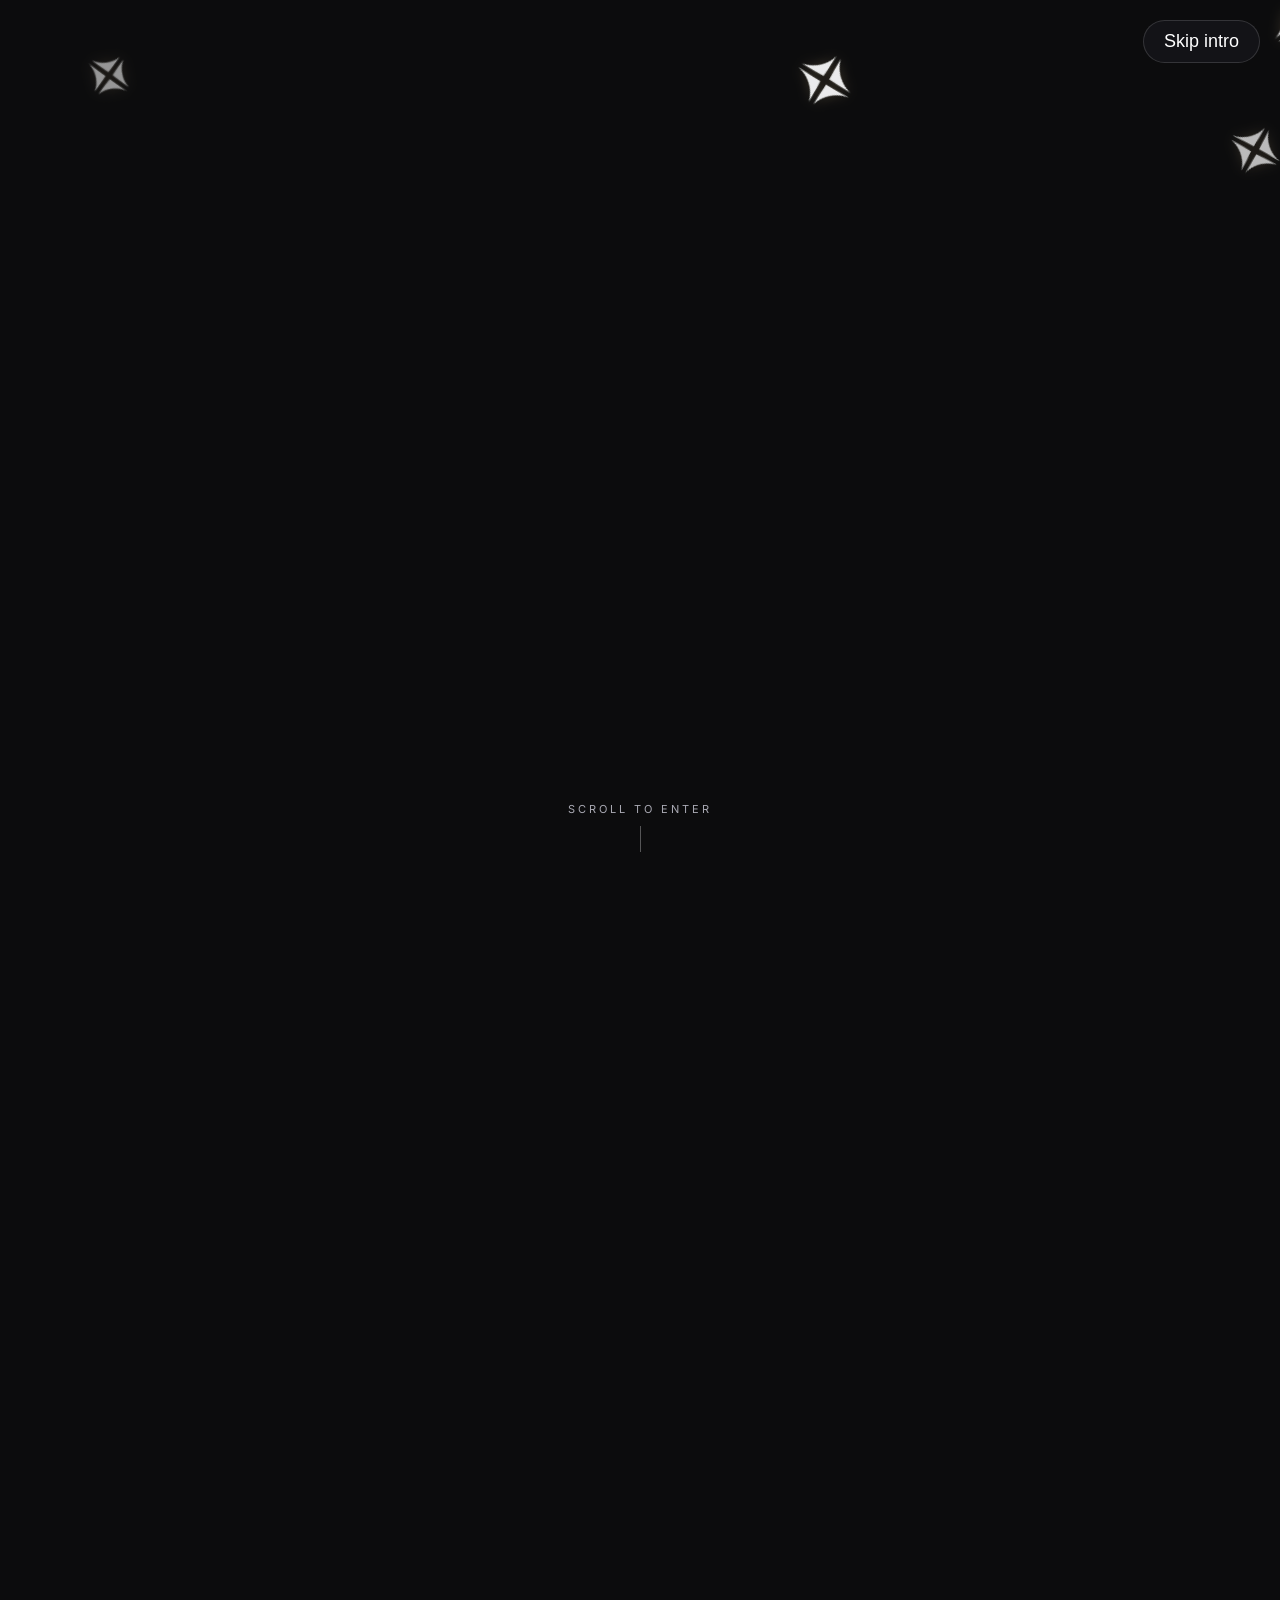
<file: index.html>
<!DOCTYPE html>
<html lang="en">
<head>
    <meta charset="utf-8" />
    <meta name="viewport" content="width=device-width,initial-scale=1" />

    <meta name="author" content="Tatenda Ndoro">
    <meta name="description" content="The official website for D40 Growth Agency">

    <link rel="icon" type="image/png" href="Imgs/Icons/D40 Star Black Trans.png">

    <title>Home | D40</title>

    <link rel="stylesheet" href="css/common.css">
    <link rel="stylesheet" href="css/home.css">

    <!-- Fonts -->
    <link rel="preconnect" href="https://fonts.gstatic.com" crossorigin>
    <link href="https://fonts.googleapis.com/css2?family=Playfair+Display:wght@600;700&family=Inter:wght@400;500;600&display=swap" rel="stylesheet">

</head>
<body>
  <div id="cursor-light" aria-hidden="true"></div>

    <!-- Intro Overlay -->
     <div id="intro-screen">
      <button class="btn intro-skip" id="introSkip" type="button">Skip intro</button>
      <div class="star-rain" id="starRain" aria-hidden="true"></div>
      <p class="intro-hint">Scroll to enter</p>
    </div>

    <!--Main site-->

    <div id="page-content">

        <header class="site-header" role="banner">
          <nav class="nav" aria-label="Primary navigation">
            <a class="brand" href="../index.html" aria-label="D40 Agency home">
              <img src="../Imgs/Logos/D40 Monogram White Trans.png" alt="">
              <span>Agency</span>
            </a>

            <div class="controls">
              <a class="btn" href="Pages/services.html#seo">Our SEO</a>
              <a class="btn" href="Pages/services.html#web-dev">Our Web Dev</a>
            </div>

            <button class="nav-toggle" id="navToggle" type="button" aria-expanded="false" aria-controls="mobileMenu" aria-label="Open menu">
              <span class="nav-toggle__bar"></span>
              <span class="nav-toggle__bar"></span>
              <span class="nav-toggle__bar"></span>
            </button>
          </nav>

          <div class="sub-nav-wrap" id="mobileMenu">
            <nav class="sub-nav" aria-label="Main navigation">
              <ul><li><a href="index.html">Home</a></li>
              <li><a href="Pages/about.html">About</a></li>
              <li><a href="Pages/services.html">Services</a></li></ul>
            </nav>

            <div class="mobile-controls">
              <a class="btn" href="Pages/services.html#seo">Our SEO</a>
              <a class="btn" href="Pages/services.html#web-dev">Our Web Dev</a>
            </div>

          </div>
        </header>

  <main class="split">
      <div>
        <p class="kicker">BUILT FOR SCALE</p>
        <h1>Built for businesses ready to scale.</h1>
        <p class="headline">
          <span class="line">We build high-performing websites</span>
          <span class="line">and growth strategies that help</span>
          <span class="line">ambitious businesses scale.</span>
      </p>
      </div>
      <div class="mark">
        <img src="Imgs/Icons/D40 Star White Trans.png" alt="">
      </div>
    </main>

    <section class="positioning" id="positioning">
      <div class="positioning__intro">
        <h2 class="positioning__headline">Digital growth,<br> built different.</h2>
        <p class="positioning__copy">D40 combines web development, SEO and digital strategy to turn your online presence into a growth engine.</p>
      </div>
      <div class="positioning__points">
        <div class="positioning__point">
          <p class="positioning__label">Web Development</p>
          <p class="positioning__detail">Built to perform.</p>
        </div>
        <div class="positioning__point">
          <p class="positioning__label">SEO</p>
          <p class="positioning__detail">Built to be found.</p>
        </div>
        <div class="positioning__point">
          <p class="positioning__label">Strategy</p>
          <p class="positioning__detail">Built to grow.</p>
        </div>
      </div>
    </section>

    <section class="services" id="services">
      <div class="services__intro">
        <p class="services__kicker">Services</p>
        <h2 class="services__headline">What We Build</h2>
        <p class="services__copy">From your first website to your next stage of growth, we create the digital infrastructure businesses need to compete online.</p>
      </div>

      <div class="services__grid">

        <article class="service-card">
          <button class="service-card__toggle" type="button" aria-expanded="false" aria-controls="service-detail-web">
            <span class="service-card__header">
              <span class="service-card__index">01</span>
              <span class="service-card__label">Web Development</span>
            </span>
            <span class="service-card__tagline">Websites built for more than looking good.</span>
            <span class="service-card__icon" aria-hidden="true"></span>
          </button>
          <div class="service-card__detail" id="service-detail-web" aria-hidden="true">
            <div class="service-card__detail-inner">
              <p class="service-card__desc">We design and develop modern, responsive websites that are built around your business objectives. From landing pages to full web applications, we focus on performance, usability, accessibility and conversion.</p>
              <ul class="service-card__list">
                <li>Custom development</li>
                <li>Responsive design</li>
                <li>Performance optimisation</li>
                <li>Web applications</li>
              </ul>
              <a class="service-card__link" href="Pages/services.html#seo">Explore Web Development →</a>
            </div>
          </div>
        </article>

        <article class="service-card">
          <button class="service-card__toggle" type="button" aria-expanded="false" aria-controls="service-detail-seo">
            <span class="service-card__header">
              <span class="service-card__index">02</span>
              <span class="service-card__label">SEO</span>
            </span>
            <span class="service-card__tagline">Get discovered by the people looking for you.</span>
            <span class="service-card__icon" aria-hidden="true"></span>
          </button>
          <div class="service-card__detail" id="service-detail-seo" aria-hidden="true">
            <div class="service-card__detail-inner">
              <p class="service-card__desc">We improve your website's visibility across search engines through technical optimisation, content strategy and ongoing performance analysis.</p>
              <ul class="service-card__list">
                <li>Technical SEO</li>
                <li>On-page optimisation</li>
                <li>Keyword research</li>
                <li>Local SEO</li>
              </ul>
              <a class="service-card__link" href="Pages/services.html#seo">Explore SEO →</a>
            </div>
          </div>
        </article>

        <article class="service-card">
          <button class="service-card__toggle" type="button" aria-expanded="false" aria-controls="service-detail-growth">
            <span class="service-card__header">
              <span class="service-card__index">03</span>
              <span class="service-card__label">Digital Growth</span>
            </span>
            <span class="service-card__tagline">Turn your digital presence into a growth engine.</span>
            <span class="service-card__icon" aria-hidden="true"></span>
          </button>
          <div class="service-card__detail" id="service-detail-growth" aria-hidden="true">
            <div class="service-card__detail-inner">
              <p class="service-card__desc">We look beyond individual channels to understand how your website, search presence and customer journey work together. Our strategies are designed around measurable business outcomes.</p>
              <ul class="service-card__list">
                <li>Conversion optimisation</li>
                <li>Customer journey optimisation</li>
                <li>Analytics &amp; reporting</li>
                <li>Growth planning</li>
              </ul>
              <a class="service-card__link" href="Pages/services.html#seo">Explore Digital Growth →</a>
            </div>
          </div>
        </article>

      </div>
    </section>

    <!-- Approach -->
    <section class="approach" id="approach">
      <div class="approach__intro">
        <p class="approach__kicker">The D40 Approach</p>
        <h2 class="approach__headline">Built for Scale.</h2>
        <p class="approach__copy">Great digital experiences aren't built once. They're designed to evolve.</p>
      </div>

      <div class="approach__steps">

        <article class="approach-step">
          <button class="approach-step__toggle" type="button" aria-expanded="false" aria-controls="approach-detail-discover">
            <span class="approach-step__index">01</span>
            <span class="approach-step__heading">
              <span class="approach-step__label">Discover</span>
              <span class="approach-step__tagline">We start by understanding the business behind the brief.</span>
            </span>
            <span class="approach-step__icon" aria-hidden="true"></span>
          </button>
          <div class="approach-step__detail" id="approach-detail-discover" aria-hidden="true">
            <div class="approach-step__detail-inner">
              <p class="approach-step__desc">Before we design, develop or optimise anything, we take the time to understand your business, your audience, your market and what success actually looks like for you. We identify the problems holding your digital presence back and the opportunities that could move the business forward.</p>
              <p class="approach-step__list-label">We look at:</p>
              <ul class="approach-step__list">
                <li>Your business objectives and growth goals</li>
                <li>Your target audience and customer journey</li>
                <li>Your current website and digital presence</li>
                <li>Your competitors and market positioning</li>
                <li>Existing performance and analytics</li>
                <li>Opportunities for improvement and growth</li>
              </ul>
              <p class="approach-step__outcome"><span>The outcome:</span> a clear understanding of what needs to be built, improved or changed — and why.</p>
            </div>
          </div>
        </article>

        <article class="approach-step">
          <button class="approach-step__toggle" type="button" aria-expanded="false" aria-controls="approach-detail-build">
            <span class="approach-step__index">02</span>
            <span class="approach-step__heading">
              <span class="approach-step__label">Build</span>
              <span class="approach-step__tagline">We turn strategy into a digital experience built around your goals.</span>
            </span>
            <span class="approach-step__icon" aria-hidden="true"></span>
          </button>
          <div class="approach-step__detail" id="approach-detail-build" aria-hidden="true">
            <div class="approach-step__detail-inner">
              <p class="approach-step__desc">Once we understand where you're going, we create the digital foundations to help you get there. From websites and web applications to the technical infrastructure behind them, every decision is made with usability, performance and your customers in mind.</p>
              <p class="approach-step__list-label">We focus on:</p>
              <ul class="approach-step__list">
                <li>Purpose-driven design and user experience</li>
                <li>Responsive development across devices</li>
                <li>Fast, reliable and scalable infrastructure</li>
                <li>Clear conversion paths and calls to action</li>
                <li>Strong technical foundations</li>
                <li>Integrations, analytics and essential functionality</li>
              </ul>
              <p class="approach-step__outcome"><span>The outcome:</span> a digital experience that doesn't just represent your business, it actively supports it.</p>
            </div>
          </div>
        </article>

        <article class="approach-step">
          <button class="approach-step__toggle" type="button" aria-expanded="false" aria-controls="approach-detail-optimise">
            <span class="approach-step__index">03</span>
            <span class="approach-step__heading">
              <span class="approach-step__label">Optimise</span>
              <span class="approach-step__tagline">Launch isn't the finish line. It's where the learning begins.</span>
            </span>
            <span class="approach-step__icon" aria-hidden="true"></span>
          </button>
          <div class="approach-step__detail" id="approach-detail-optimise" aria-hidden="true">
            <div class="approach-step__detail-inner">
              <p class="approach-step__desc">Once your digital presence is live, we analyse how it's performing. We use data, user behaviour and search performance to identify what's working, what's underperforming and where further opportunities exist.</p>
              <p class="approach-step__list-label">We analyse:</p>
              <ul class="approach-step__list">
                <li>Website performance and user behaviour</li>
                <li>Search visibility and SEO performance</li>
                <li>Conversion and engagement rates</li>
                <li>Technical performance</li>
                <li>Customer journeys and friction points</li>
                <li>Competitor and market changes</li>
              </ul>
              <p class="approach-step__desc">We then use those insights to make targeted improvements rather than relying on guesswork.</p>
              <p class="approach-step__outcome"><span>The outcome:</span> a digital presence that becomes more effective over time.</p>
            </div>
          </div>
        </article>

        <article class="approach-step">
          <button class="approach-step__toggle" type="button" aria-expanded="false" aria-controls="approach-detail-scale">
            <span class="approach-step__index">04</span>
            <span class="approach-step__heading">
              <span class="approach-step__label">Scale</span>
              <span class="approach-step__tagline">We build on what's working and prepare for what's next.</span>
            </span>
            <span class="approach-step__icon" aria-hidden="true"></span>
          </button>
          <div class="approach-step__detail" id="approach-detail-scale" aria-hidden="true">
            <div class="approach-step__detail-inner">
              <p class="approach-step__desc">Growth isn't about making your business bigger for the sake of it. It's about creating the systems, digital presence and strategy that allow your business to grow without constantly starting from scratch.</p>
              <p class="approach-step__desc">As your business evolves, we identify new opportunities, expand what works and adapt your digital strategy to match your next stage.</p>
              <p class="approach-step__list-label">We help you:</p>
              <ul class="approach-step__list">
                <li>Expand your digital presence</li>
                <li>Reach new audiences and markets</li>
                <li>Increase qualified traffic and leads</li>
                <li>Improve conversion opportunities</li>
                <li>Introduce new digital capabilities</li>
                <li>Continuously refine your strategy</li>
                <li>Build systems that can support future growth</li>
              </ul>
              <p class="approach-step__outcome"><span>The outcome:</span> a digital foundation designed not just for where your business is today, but where you want it to go next.</p>
            </div>
          </div>
        </article>

      </div>

    <div class="approach__close">
      <p class="approach__close-line">Every stage feeds the next.</p>
      <p class="approach__close-copy">We don't just build digital experiences. We create a foundation that can learn, improve and grow with your business.</p>
    </div>
  </section>


  <section class="why" id="why">
    <div class="why__statement">
      <h2 class="headline why__headline">
        <span class="line">We're not here to just build you a website.</span>
        <span class="line">Your website is only one part of your growth engine.</span>
      </h2>
    </div>

    <div class="why__points">
      <div class="why__point">
        <p class="why__index">01</p>
        <p class="why__label">Strategy First</p>
        <p class="why__detail">Every project starts with understanding the business.</p>
      </div>
      <div class="why__point">
        <p class="why__index">02</p>
        <p class="why__label">Performance Obsessed</p>
        <p class="why__detail">Fast, responsive and technically sound experiences.</p>
      </div>
      <div class="why__point">
        <p class="why__index">03</p>
        <p class="why__label">Built to Evolve</p>
        <p class="why__detail">We build with your next stage of growth in mind.</p>
      </div>
      <div class="why__point">
        <p class="why__index">04</p>
        <p class="why__label">Long-Term Thinking</p>
        <p class="why__detail">We don't disappear after launch.</p>
      </div>
    </div>
  </section>

  <section class="final-cta" id="final-cta">
    <div class="final-cta__star" aria-hidden="true">
      <!--<img src="Imgs/D40 Star White Trans.png" alt="">-->
    </div>

    <div class="final-cta__content">
      <h2 class="final-cta__headline">Ready to scale?</h2>
      <p class="final-cta__subhead">Let's build the digital infrastructure for what's next.</p>
      <a class="cta-btn" href="Pages/services.html#seo" target="_blank" rel="noopener">
        Our Plans <span class="cta-btn__arrow" aria-hidden="true">→</span>
      </a>
      <p class="final-cta__services">Web Development <span aria-hidden="true">·</span> SEO <span aria-hidden="true">·</span> Digital Growth</p>
    </div>
  </section>

  <footer class="site-footer" role="contentinfo">
      <div class="footer__top">
        <div class="footer__brand">
          <img src="Imgs/Logos/D40 Monogram White Trans.png" alt="D40" class="footer__mark">
          <p class="footer__tagline">Built for Scale.</p>
        </div>

        <div class="footer__col">
          <p class="footer__col-label">Services</p>
          <ul class="footer__list">
            <li><a href="Pages/services.html#web-dev">Web Development</a></li>
            <li><a href="Pages/services.html#seo">SEO</a></li>
            <li><a href="Pages/services.html/#packaging">Digital Growth</a></li>
          </ul>
        </div>

        <div class="footer__col">
          <p class="footer__col-label">Site</p>
          <ul class="footer__list">
            <li><a href="index.html">Home</a></li>
            <li><a href="Pages/about.html">About</a></li>
            <li><a href="Pages/services.html">Services</a></li>
          </ul>

          <p class="footer__social" rel="noopener">info@d40agency.com</p>
        </div>
      </div>

      <div class="footer__bottom">
        <p class="footer__copy">&copy; <span id="footer-year">2026</span> D40 Digital Agency<span class="footer__location"> · South Africa</span></p>
        <!--<a class="footer__social" href="#" target="_blank" rel="noopener">LinkedIn</a>-->
      </div>
  </footer>
  </div>

  <noscript><style>
      .headline .line, .services-hero__copy, .services-hero__actions, .services-hero__mark-img,
      .engines__body, .engine--seo, .engine--web, .engines__growth,
      .seo-detail__intro, .seo-detail__statement, .seo-detail__retainer, .plan,
      .section-break, .web-detail__intro, .web-detail__statement,
      .tiers__intro, .tier-step__bar, .tier-step__copy, .tiers__addon,
      .synergy__intro, .synergy__statement, .flow__track, .flow__node, .synergy__cta,
      .finder__intro, .finder__options {
        opacity: 1 !important;
        transform: none !important;
        clip-path: none !important;
      }
      .engine::after {
        transform: none !important;
      }
      .nav-toggle {
        display: none !important;
      }
      .controls {
        display: flex !important;
      }
      .mobile-controls {
        display: none !important;
      }
      .sub-nav-wrap {
        position: static !important;
        max-height: none !important;
        visibility: visible !important;
        overflow: visible !important;
        background: none !important;
        backdrop-filter: none !important;
      }
      .sub-nav ul {
        flex-direction: row !important;
      }
    </style></noscript>
</div>

  <script src="JS/common.js" defer></script>
  <script src="JS/home.js" defer></script>
</body>
</html>
</file>
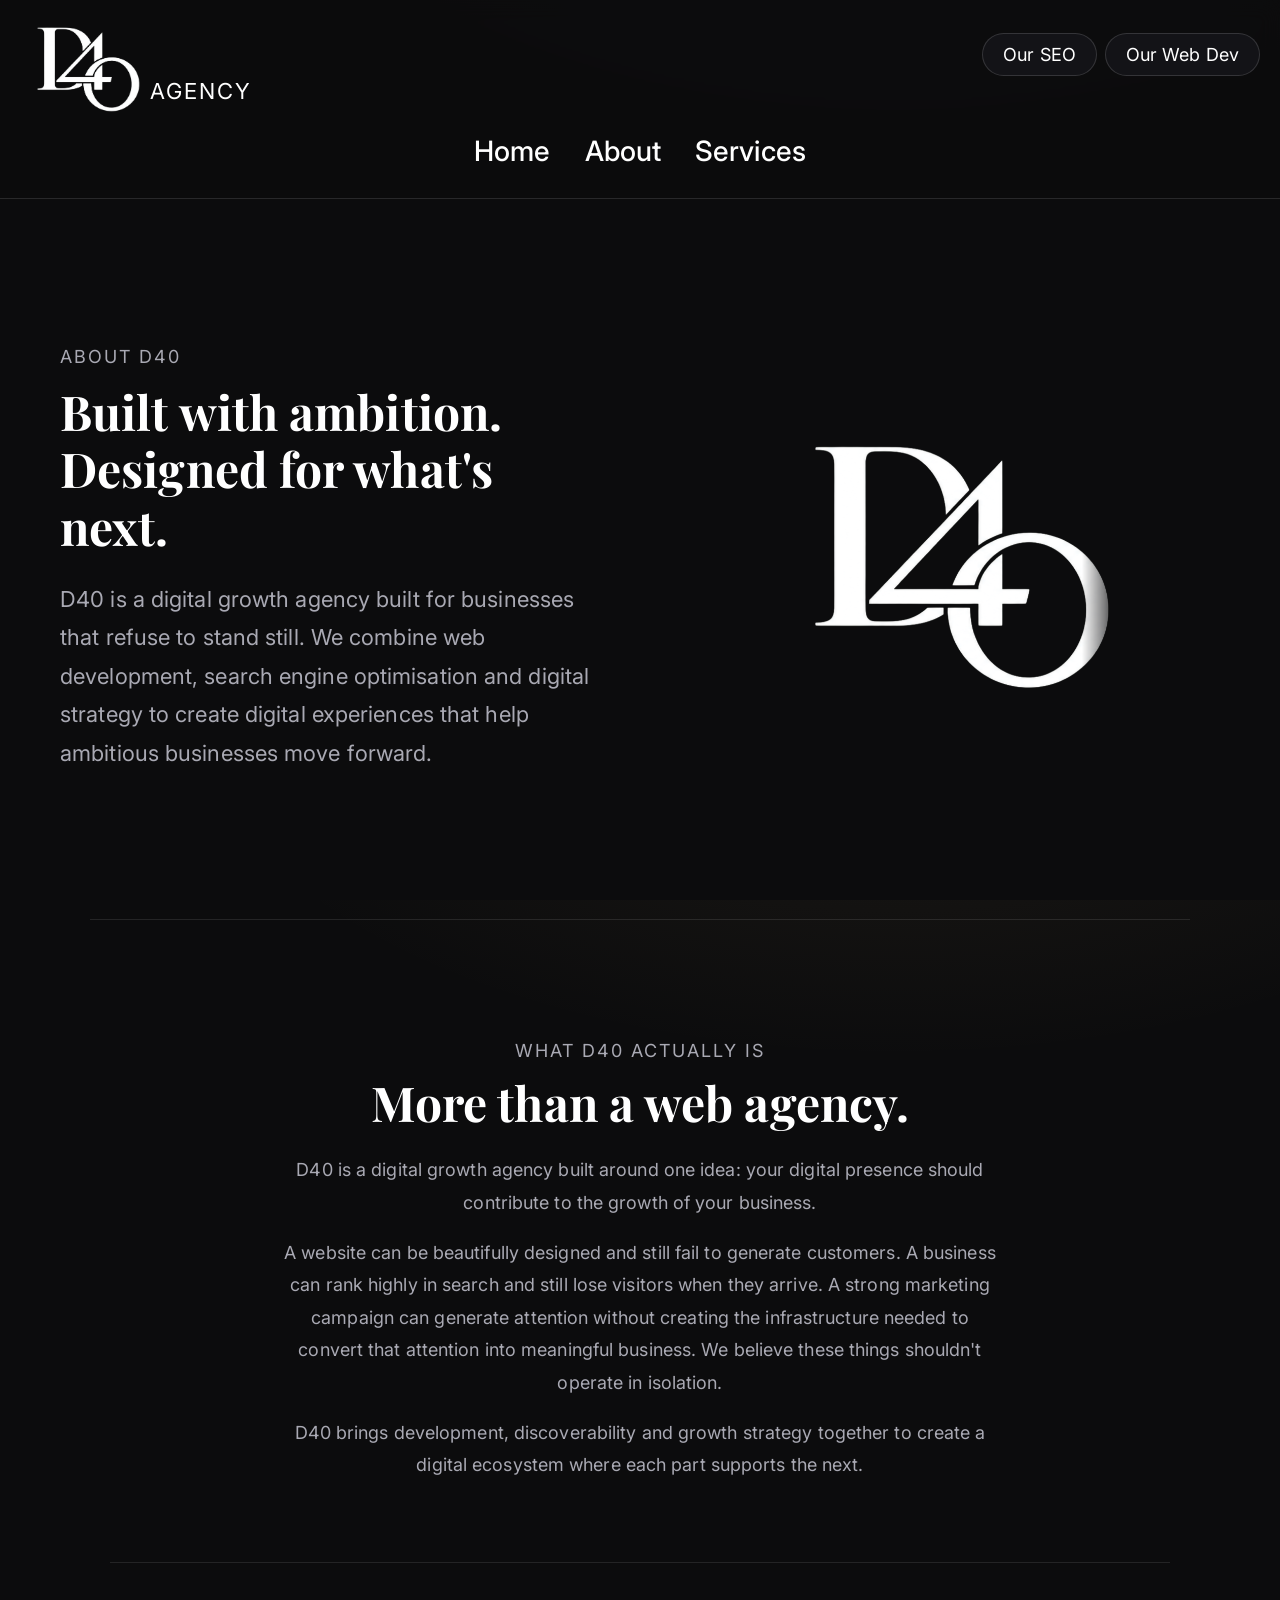
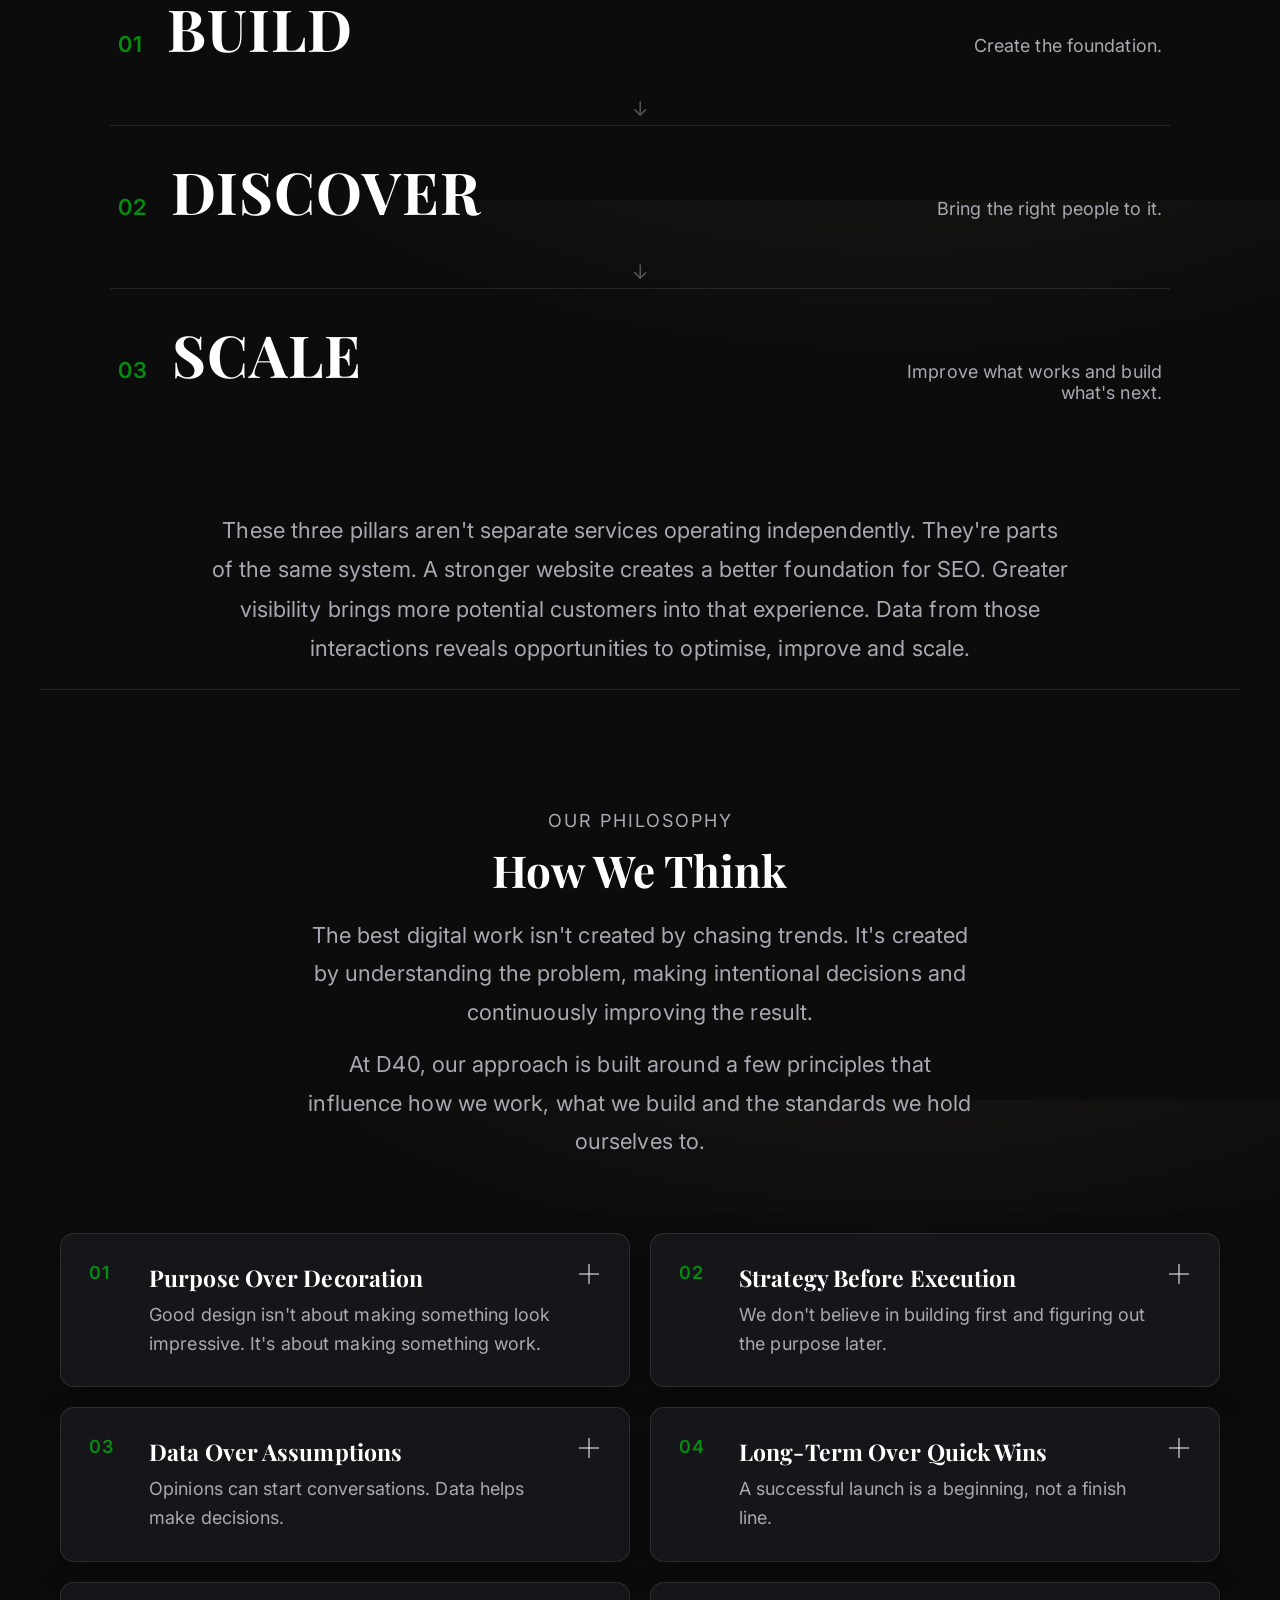
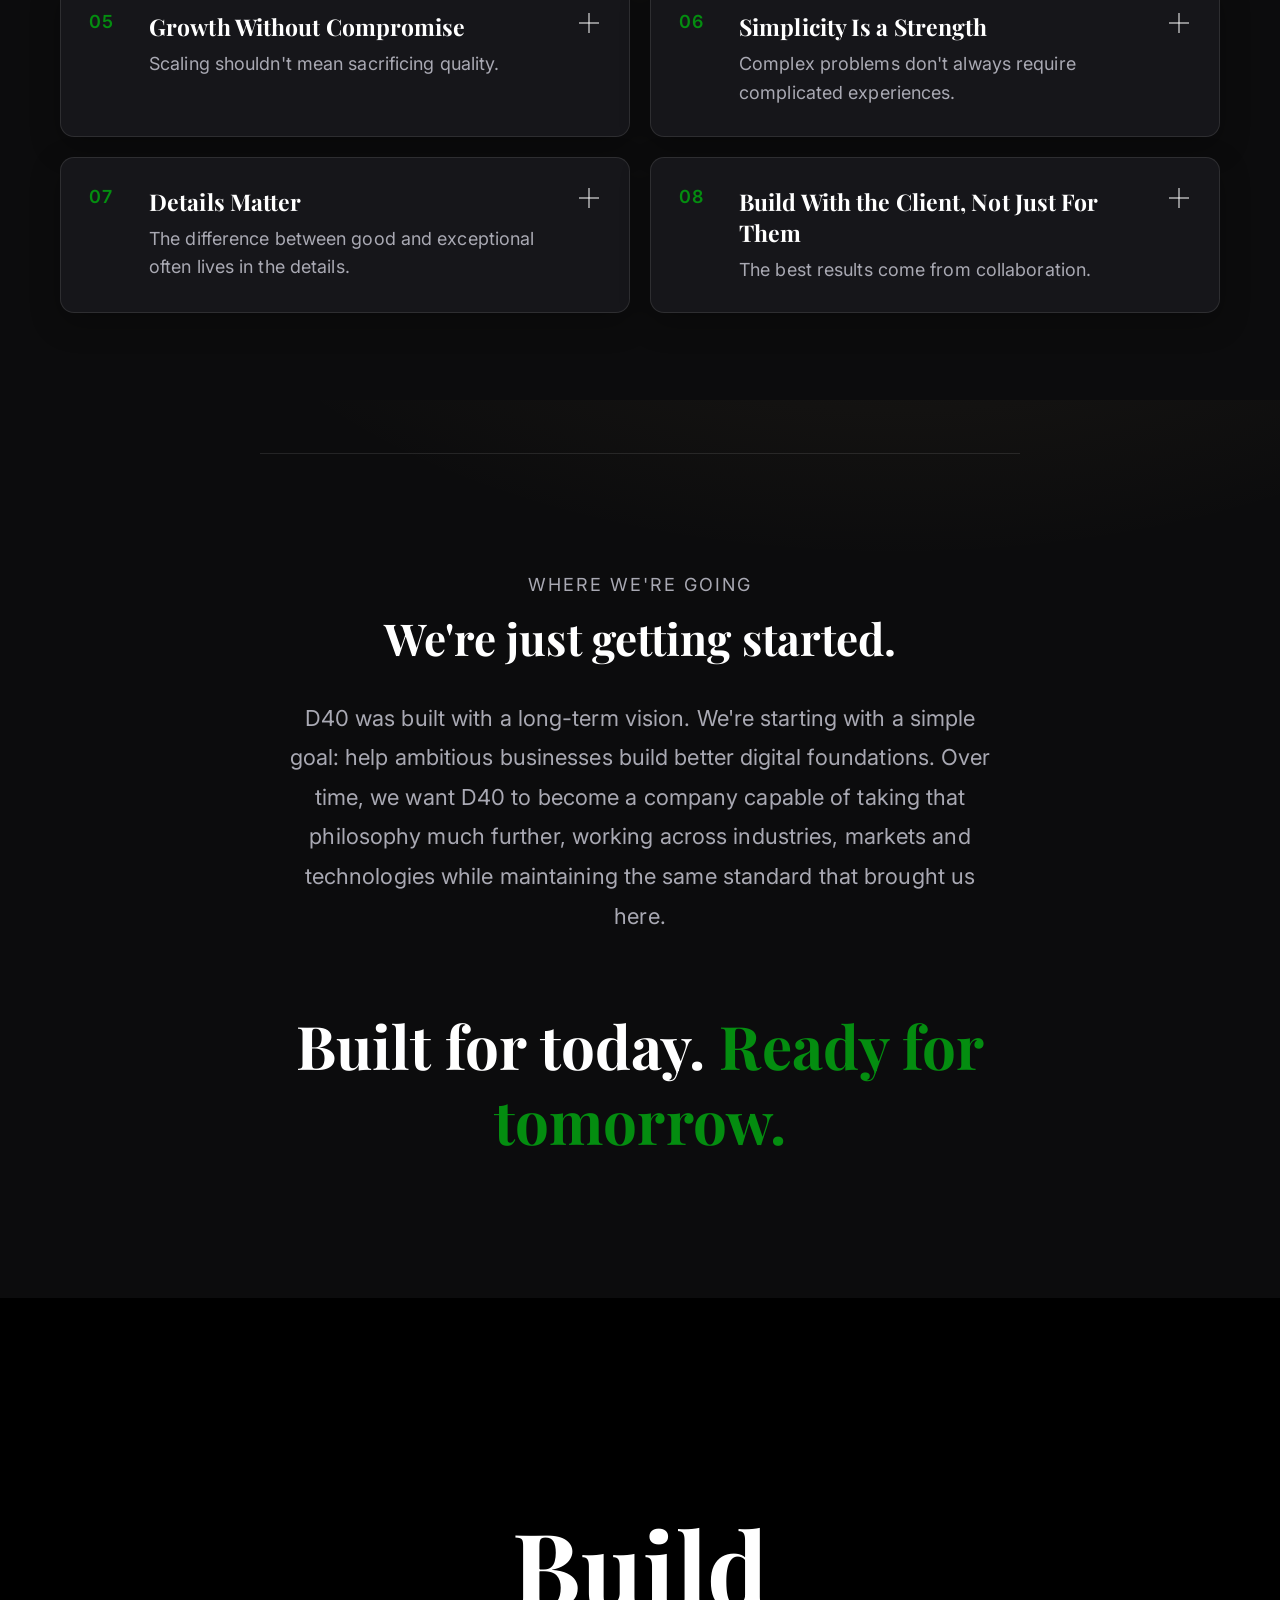
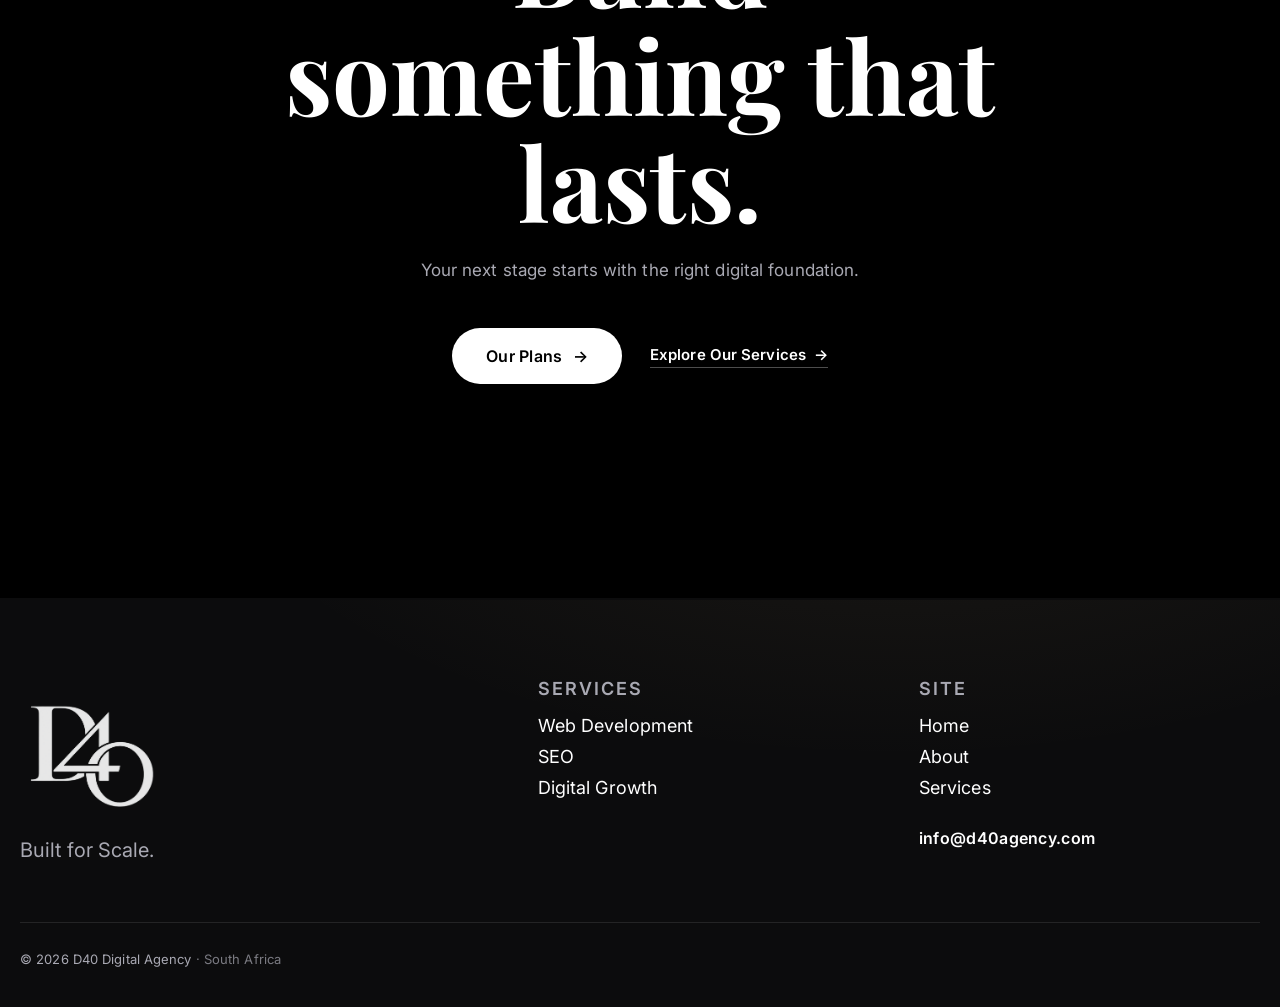
<file: Pages/about.html>
<!DOCTYPE html>
<html lang="en">
<head>
    <meta charset="utf-8" />
    <meta name="viewport" content="width=device-width,initial-scale=1" />

    <meta name="author" content="Tatenda Ndoro">
    <meta name="description" content="About D40, a digital growth agency built for businesses that refuse to stand still.">
    
    <link rel="icon" type="image/png" href="../Imgs/Icons/D40 Star Black Trans.png">
    
    <title>About | D40</title>

    <link rel="stylesheet" href="../css/common.css">
    <link rel="stylesheet" href="../css/about.css">

    <!-- Fonts -->
    <link rel="preconnect" href="https://fonts.gstatic.com" crossorigin>
    <link href="https://fonts.googleapis.com/css2?family=Playfair+Display:wght@600;700&family=Inter:wght@400;500;600&display=swap" rel="stylesheet">

</head>
<body>
    <div id="cursor-light" aria-hidden="true"></div>

      <div id="page-content">

        <header class="site-header" role="banner">
          <nav class="nav" aria-label="Primary navigation">
            <a class="brand" href="../index.html" aria-label="D40 Agency home">
              <img src="../Imgs/Logos/D40 Monogram White Trans.png" alt="">
              <span>Agency</span>
            </a>

            <div class="controls">
              <a class="btn" href="services.html#seo">Our SEO</a>
              <a class="btn" href="services.html#web-dev">Our Web Dev</a>
            </div>

            <button class="nav-toggle" id="navToggle" type="button" aria-expanded="false" aria-controls="mobileMenu" aria-label="Open menu">
              <span class="nav-toggle__bar"></span>
              <span class="nav-toggle__bar"></span>
              <span class="nav-toggle__bar"></span>
            </button>
          </nav>

          <div class="sub-nav-wrap" id="mobileMenu">
            <nav class="sub-nav" aria-label="Main navigation">
              <ul><li><a href="../index.html">Home</a></li>
              <li><a href="about.html">About</a></li>
              <li><a href="services.html">Services</a></li></ul>
            </nav>

            <div class="mobile-controls">
              <a class="btn" href="services.html#seo">Our SEO</a>
              <a class="btn" href="services.html#web-dev">Our Web Dev</a>
            </div>

          </div>
        </header>
        
        <main class="about-hero">
        <div class="about-hero__text">
          <p class="about-hero__kicker">About D40</p>
          <h1 class="headline about-hero__headline">
            <span class="line">Built with ambition.</span>
            <span class="line">Designed for what's next.</span>
          </h1>
          <p class="about-hero__copy">D40 is a digital growth agency built for businesses that refuse to stand still. We combine web development, search engine optimisation and digital strategy to create digital experiences that help ambitious businesses move forward.</p>
        </div>
        <div class="about-hero__mark">
          <img src="../Imgs/Logos/D40 Monogram White Trans.png" alt="D40 monogram" class="about-hero__mark-img">
        </div>
      </main>

      <!--<section class="why-exists" id="why-exists">
        <div class="why-exists__intro">
          <p class="why-exists__kicker">Why D40 Exists</p>
          <h2 class="why-exists__headline">Why We Built D40</h2>
          <div class="why-exists__setup">
            <span class="line">Too many businesses treat their digital presence as something they simply need to have.</span>
            <span class="line">We see it differently.</span>
          </div>
        </div>

        <div class="why-exists__philosophy">
          <span class="line">A website shouldn't just exist.</span>
          <span class="line">SEO shouldn't just generate reports.</span>
          <span class="line">Digital strategy shouldn't just sit in a presentation.</span>
        </div>

        <p class="why-exists__explain">Every part of a company's digital presence should have a purpose, attracting the right people, creating better experiences and contributing to growth.</p>

        <p class="why-exists__payoff">That is why we built <span class="why-exists__brand">D40</span>.</p>
      </section> -->

      <section class="pillars" id="pillars">
        <div class="pillars__intro">
          <p class="pillars__kicker">What D40 Actually Is</p>
          <h2 class="pillars__headline">More than a web agency.</h2>
          <p class="pillars__lead">D40 is a digital growth agency built around one idea: your digital presence should contribute to the growth of your business.</p>
          <p class="pillars__lead">A website can be beautifully designed and still fail to generate customers. A business can rank highly in search and still lose visitors when they arrive. A strong marketing campaign can generate attention without creating the infrastructure needed to convert that attention into meaningful business. We believe these things shouldn't operate in isolation.</p>
          <p class="pillars__lead">D40 brings development, discoverability and growth strategy together to create a digital ecosystem where each part supports the next.</p>
        </div>

        <div class="pillars__stack" id="pillarsStack">

          <article class="pillar" data-pillar="build">
            <div class="pillar__toggle" tabindex="0">
              <span class="pillar__index">01</span>
              <span class="pillar__name">Build</span>
              <span class="pillar__tagline">Create the foundation.</span>
            </div>
            <div class="pillar__detail" id="pillar-detail-build" aria-hidden="true">
              <div class="pillar__detail-inner">
                <p class="pillar__lead-line">We build the foundation.</p>
                <p class="pillar__desc">Your website is often the first interaction someone has with your business. It needs to do more than look professional, it needs to communicate your value, guide your visitors and make it easy for them to take action.</p>
                <p class="pillar__desc">Our web development work combines design, technology, performance and user experience to create digital experiences built around the needs of your business and your customers.</p>
                <p class="pillar__desc">We build with the future in mind, creating foundations that can evolve as your business grows rather than forcing you to start again every few years.</p>
                <p class="pillar__list-label">Our focus includes:</p>
                <ul class="pillar__list">
                  <li>Custom website design and development</li>
                  <li>Responsive experiences across devices</li>
                  <li>Landing pages and conversion-focused pages</li>
                  <li>Business websites</li>
                  <li>Web applications and custom functionality</li>
                  <li>Performance and technical optimisation</li>
                  <li>Analytics and integrations</li>
                  <li>Scalable technical foundations</li>
                  <li>Ongoing maintenance and improvements</li>
                </ul>
                <p class="pillar__objective"><span>The objective:</span> Don't just have a website. Have a digital asset that works for your business.</p>
              </div>
            </div>
          </article>

          <div class="pillars__arrow" aria-hidden="true">↓</div>

          <article class="pillar" data-pillar="discover">
            <div class="pillar__toggle" tabindex="0">
              <span class="pillar__index">02</span>
              <span class="pillar__name">Discover</span>
              <span class="pillar__tagline">Bring the right people to it.</span>
            </div>
            <div class="pillar__detail" id="pillar-detail-discover" aria-hidden="true">
              <div class="pillar__detail-inner">
                <p class="pillar__lead-line">We make your business easier to find.</p>
                <p class="pillar__desc">A great website doesn't matter much if nobody can find it.</p>
                <p class="pillar__desc">Search engines are one of the most important ways potential customers discover businesses, products and services. D40 uses SEO to help your business become more visible to the people actively searching for what you offer.</p>
                <p class="pillar__desc">We look beyond simply adding keywords to pages. We consider the technical health of your website, the intent behind searches, your content, your competition and the experience users have once they arrive.</p>
                <p class="pillar__list-label">Our focus includes:</p>
                <ul class="pillar__list">
                  <li>Technical SEO</li>
                  <li>Keyword and search-intent research</li>
                  <li>On-page optimisation</li>
                  <li>Local SEO</li>
                  <li>Content optimisation</li>
                  <li>Competitor analysis</li>
                  <li>Search performance monitoring</li>
                  <li>SEO reporting and insights</li>
                  <li>Ongoing optimisation</li>
                </ul>
                <p class="pillar__objective"><span>The objective:</span> Put your business in front of the right people at the right moment.</p>
              </div>
            </div>
          </article>

          <div class="pillars__arrow" aria-hidden="true">↓</div>

          <article class="pillar" data-pillar="scale">
            <div class="pillar__toggle" tabindex="0">
              <span class="pillar__index">03</span>
              <span class="pillar__name">Scale</span>
              <span class="pillar__tagline">Improve what works and build what's next.</span>
            </div>
            <div class="pillar__detail" id="pillar-detail-scale" aria-hidden="true">
              <div class="pillar__detail-inner">
                <p class="pillar__lead-line">We turn performance into opportunity.</p>
                <p class="pillar__desc">Building a website and increasing visibility are only the beginning.</p>
                <p class="pillar__desc">As your digital presence starts generating traffic and interactions, there is an opportunity to understand what your audience is doing, where they're converting and where they're dropping off. That's where growth strategy comes in.</p>
                <p class="pillar__desc">D40 looks at the bigger picture, connecting your website, search presence, customer journey and performance data to identify opportunities for improvement.</p>
                <p class="pillar__list-label">Our focus includes:</p>
                <ul class="pillar__list">
                  <li>Digital growth strategy</li>
                  <li>Conversion optimisation</li>
                  <li>Customer journey analysis</li>
                  <li>Performance analysis</li>
                  <li>Analytics and reporting</li>
                  <li>Digital audits</li>
                  <li>Growth planning</li>
                  <li>Continuous optimisation</li>
                  <li>Identifying new digital opportunities</li>
                </ul>
                <p class="pillar__objective"><span>The objective:</span> Turn digital activity into measurable business growth.</p>
              </div>
            </div>
          </article>

        </div>

        <div class="pillars__connector">
          <p class="pillars__connector-text">These three pillars aren't separate services operating independently. They're parts of the same system. A stronger website creates a better foundation for SEO. Greater visibility brings more potential customers into that experience. Data from those interactions reveals opportunities to optimise, improve and scale.</p>
          <!--<p class="pillars__connector-line">That's the D40 approach.</p>-->
        </div>

        <!--<div class="pillars__bigger-idea">
          <p class="pillars__bigger-kicker">The Bigger Idea</p>
          <div class="pillars__bigger-statement">
            <span class="line">We don't believe growth comes from one perfect website, one SEO campaign or one marketing tactic.</span>
            <span class="line">Growth comes from building the right foundations, understanding what your audience responds to, learning from the data and continuously improving what you've built.</span>
          </div>
          <p class="pillars__bigger-close">That's why D40 isn't just here to launch your next website.</p>
          <p class="pillars__bigger-final">We're here to build what's next.</p>
        </div> -->
      </section>

      <!-- Our Philosophy -->
      
      <section class="philosophy" id="philosophy">
        <div class="philosophy__intro">
          <p class="philosophy__kicker">Our Philosophy</p>
          <h2 class="philosophy__headline">How We Think</h2>
          <p class="philosophy__lead">The best digital work isn't created by chasing trends. It's created by understanding the problem, making intentional decisions and continuously improving the result.</p>
          <p class="philosophy__lead">At D40, our approach is built around a few principles that influence how we work, what we build and the standards we hold ourselves to.</p>
        </div>

        <div class="philosophy__grid" id="philosophyGrid">

          <article class="principle">
            <button class="principle__toggle" type="button" aria-expanded="false" aria-controls="principle-detail-01">
              <span class="principle__index">01</span>
              <span class="principle__heading">
                <span class="principle__title">Purpose Over Decoration</span>
                <span class="principle__hook">Good design isn't about making something look impressive. It's about making something work.</span>
              </span>
              <span class="principle__icon" aria-hidden="true"></span>
            </button>
            <div class="principle__detail" id="principle-detail-01" aria-hidden="true">
              <div class="principle__detail-inner">
                <p class="principle__desc">We believe every element of a digital experience should have a reason to exist. From typography and layout to navigation and calls to action, design should help communicate the message, guide the user and ultimately support the business objective.</p>
                <p class="principle__desc">A website can be visually impressive and still fail its purpose. We aim to create experiences where form and function work together, where a strong visual identity is supported by an equally strong user experience.</p>
              </div>
            </div>
          </article>

          <article class="principle">
            <button class="principle__toggle" type="button" aria-expanded="false" aria-controls="principle-detail-02">
              <span class="principle__index">02</span>
              <span class="principle__heading">
                <span class="principle__title">Strategy Before Execution</span>
                <span class="principle__hook">We don't believe in building first and figuring out the purpose later.</span>
              </span>
              <span class="principle__icon" aria-hidden="true"></span>
            </button>
            <div class="principle__detail" id="principle-detail-02" aria-hidden="true">
              <div class="principle__detail-inner">
                <p class="principle__desc">Before we write the first line of code or begin designing a page, we want to understand what we're actually trying to achieve.</p>
                <p class="principle__desc">Who are we building for? What does the business need? What problem are we solving? What does success look like?</p>
                <p class="principle__desc">That understanding shapes the decisions that follow. It allows us to create work that isn't simply technically correct or visually polished, but purpose-built around a measurable objective.</p>
              </div>
            </div>
          </article>

          <article class="principle">
            <button class="principle__toggle" type="button" aria-expanded="false" aria-controls="principle-detail-03">
              <span class="principle__index">03</span>
              <span class="principle__heading">
                <span class="principle__title">Data Over Assumptions</span>
                <span class="principle__hook">Opinions can start conversations. Data helps make decisions.</span>
              </span>
              <span class="principle__icon" aria-hidden="true"></span>
            </button>
            <div class="principle__detail" id="principle-detail-03" aria-hidden="true">
              <div class="principle__detail-inner">
                <p class="principle__desc">Digital platforms give businesses an enormous amount of information about how people interact with them. We believe that information should be used.</p>
                <p class="principle__desc">Rather than assuming what users want, we look at behaviour, performance and results to understand what is actually happening. When something isn't working, we want to understand why. When something is working, we want to understand how we can make it work even better.</p>
                <p class="principle__mantra">Measure → Learn → Improve.</p>
                <p class="principle__desc">That mindset allows the work to evolve instead of relying on guesswork.</p>
              </div>
            </div>
          </article>

          <article class="principle">
            <button class="principle__toggle" type="button" aria-expanded="false" aria-controls="principle-detail-04">
              <span class="principle__index">04</span>
              <span class="principle__heading">
                <span class="principle__title">Long-Term Over Quick Wins</span>
                <span class="principle__hook">A successful launch is a beginning, not a finish line.</span>
              </span>
              <span class="principle__icon" aria-hidden="true"></span>
            </button>
            <div class="principle__detail" id="principle-detail-04" aria-hidden="true">
              <div class="principle__detail-inner">
                <p class="principle__desc">We're interested in creating digital foundations that continue to provide value after the initial project is complete.</p>
                <p class="principle__desc">That means thinking beyond today's requirements and considering where the business could be tomorrow. A website should be able to evolve. An SEO strategy should be able to adapt. A digital system should be capable of growing alongside the organisation using it.</p>
                <p class="principle__desc">We'd rather build something that creates sustainable value over time than chase a short-term result that looks impressive for a moment.</p>
              </div>
            </div>
          </article>

          <article class="principle">
            <button class="principle__toggle" type="button" aria-expanded="false" aria-controls="principle-detail-05">
              <span class="principle__index">05</span>
              <span class="principle__heading">
                <span class="principle__title">Growth Without Compromise</span>
                <span class="principle__hook">Scaling shouldn't mean sacrificing quality.</span>
              </span>
              <span class="principle__icon" aria-hidden="true"></span>
            </button>
            <div class="principle__detail" id="principle-detail-05" aria-hidden="true">
              <div class="principle__detail-inner">
                <p class="principle__desc">This principle is at the heart of D40.</p>
                <p class="principle__desc">Growth creates pressure. More customers, more traffic, more opportunities and more complexity can expose weaknesses in a digital foundation that wasn't built to handle them.</p>
                <p class="principle__desc">We believe businesses should be able to grow without allowing quality to fall behind.</p>
                <p class="principle__desc">That means building with performance, maintainability, scalability and user experience in mind from the beginning, so that when the opportunity to grow arrives, the foundation is ready for it.</p>
                <p class="principle__mantra">Built for today. Prepared for what's next.</p>
              </div>
            </div>
          </article>

          <article class="principle">
            <button class="principle__toggle" type="button" aria-expanded="false" aria-controls="principle-detail-06">
              <span class="principle__index">06</span>
              <span class="principle__heading">
                <span class="principle__title">Simplicity Is a Strength</span>
                <span class="principle__hook">Complex problems don't always require complicated experiences.</span>
              </span>
              <span class="principle__icon" aria-hidden="true"></span>
            </button>
            <div class="principle__detail" id="principle-detail-06" aria-hidden="true">
              <div class="principle__detail-inner">
                <p class="principle__desc">We believe the best digital experiences often feel effortless to the person using them.</p>
                <p class="principle__desc">Behind that simplicity can be considerable strategy, development and optimisation, but the end result should be clear. Users shouldn't have to fight their way through a website to understand what a business offers or figure out what to do next.</p>
                <p class="principle__desc">We aim to remove unnecessary friction and create experiences that feel clear, intuitive and intentional.</p>
              </div>
            </div>
          </article>

          <article class="principle">
            <button class="principle__toggle" type="button" aria-expanded="false" aria-controls="principle-detail-07">
              <span class="principle__index">07</span>
              <span class="principle__heading">
                <span class="principle__title">Details Matter</span>
                <span class="principle__hook">The difference between good and exceptional often lives in the details.</span>
              </span>
              <span class="principle__icon" aria-hidden="true"></span>
            </button>
            <div class="principle__detail" id="principle-detail-07" aria-hidden="true">
              <div class="principle__detail-inner">
                <p class="principle__desc">We care about the things users notice immediately and the things they may never consciously notice at all.</p>
                <ul class="principle__fragments">
                  <li>The spacing between elements.</li>
                  <li>The responsiveness of a layout.</li>
                  <li>The speed at which a page loads.</li>
                  <li>The way an interaction feels.</li>
                  <li>The consistency of typography.</li>
                  <li>The quality of the underlying code.</li>
                </ul>
                <p class="principle__desc">These details collectively shape how people perceive a business.</p>
                <p class="principle__desc">That's why we don't consider the job finished when something is merely functional. We refine until it feels right.</p>
              </div>
            </div>
          </article>

          <article class="principle">
            <button class="principle__toggle" type="button" aria-expanded="false" aria-controls="principle-detail-08">
              <span class="principle__index">08</span>
              <span class="principle__heading">
                <span class="principle__title">Build With the Client, Not Just For Them</span>
                <span class="principle__hook">The best results come from collaboration.</span>
              </span>
              <span class="principle__icon" aria-hidden="true"></span>
            </button>
            <div class="principle__detail" id="principle-detail-08" aria-hidden="true">
              <div class="principle__detail-inner">
                <p class="principle__desc">We don't want to operate as an outside team that disappears behind a screen and returns with a finished product.</p>
                <p class="principle__desc">Our clients understand their business, their customers and their industry better than anyone. We bring the digital expertise; they bring the context.</p>
                <p class="principle__desc">By combining the two, we can make better decisions, challenge assumptions and create solutions that genuinely fit the business.</p>
                <p class="principle__desc">We're not here to simply take a brief. We're here to understand it.</p>
              </div>
            </div>
          </article>

        </div>
      </section>

      <section class="going" id="going">
        <div class="going__intro">
          <p class="going__kicker">Where We're Going</p>
          <h2 class="headline going__headline">
            <span class="line">We're just getting started.</span>
          </h2>
        </div>

        <p class="going__body">D40 was built with a long-term vision. We're starting with a simple goal: help ambitious businesses build better digital foundations. Over time, we want D40 to become a company capable of taking that philosophy much further, working across industries, markets and technologies while maintaining the same standard that brought us here.</p>

        <p class="headline going__statement">
          <span class="line">Built for today.</span>
          <span class="line">Ready for tomorrow.</span>
        </p>
      </section>

      <section class="final-cta" id="final-cta">
        <div class="final-cta__star" aria-hidden="true">
          <!--<img src="../Imgs/Icons/D40 Star White Trans.png" alt="">-->
        </div>

        <div class="final-cta__content">
          <h2 class="final-cta__headline">Build something that lasts.</h2>
          <p class="final-cta__subhead">Your next stage starts with the right digital foundation.</p>
          <div class="final-cta__actions">
            <a class="cta-btn" href="services.html#web-dev" target="_blank" rel="noopener">
              Our Plans <span class="cta-btn__arrow" aria-hidden="true">→</span>
            </a>
            <a class="cta-btn--ghost" href="services.html#seo">
              Explore Our Services <span aria-hidden="true">→</span>
            </a>
          </div>
        </div>
      </section>

    <footer class="site-footer" role="contentinfo">
      <div class="footer__top">
        <div class="footer__brand">
          <img src="../Imgs/Logos/D40 Monogram White Trans.png" alt="D40" class="footer__mark">
          <p class="footer__tagline">Built for Scale.</p>
        </div>

        <div class="footer__col">
          <p class="footer__col-label">Services</p>
          <ul class="footer__list">
            <li><a href="services.html#web-dev">Web Development</a></li>
            <li><a href="services.html#seo">SEO</a></li>
            <li><a href="services.html#packaging">Digital Growth</a></li>
          </ul>
        </div>

        <div class="footer__col">
          <p class="footer__col-label">Site</p>
          <ul class="footer__list">
            <li><a href="../index.html">Home</a></li>
            <li><a href="about.html">About</a></li>
            <li><a href="services.html">Services</a></li>
            <!--<li><a href="contact.html">Contact</a></li>-->
          </ul>

          <p class="footer__social" rel="noopener">info@d40agency.com</p>
        </div>
      </div>

      <div class="footer__bottom">
        <p class="footer__copy">&copy; <span id="footer-year">2026</span> D40 Digital Agency<span class="footer__location"> · South Africa</span></p>
      </div>
    </footer>
    </div>
 
    <noscript><style>
      .headline .line, .services-hero__copy, .services-hero__actions, .services-hero__mark-img,
      .engines__body, .engine--seo, .engine--web, .engines__growth,
      .seo-detail__intro, .seo-detail__statement, .seo-detail__retainer, .plan,
      .section-break, .web-detail__intro, .web-detail__statement,
      .tiers__intro, .tier-step__bar, .tier-step__copy, .tiers__addon,
      .synergy__intro, .synergy__statement, .flow__track, .flow__node, .synergy__cta,
      .finder__intro, .finder__options {
        opacity: 1 !important;
        transform: none !important;
        clip-path: none !important;
      }
      .engine::after {
        transform: none !important;
      }
      .nav-toggle {
        display: none !important;
      }
      .controls {
        display: flex !important;
      }
      .mobile-controls {
        display: none !important;
      }
      .sub-nav-wrap {
        position: static !important;
        max-height: none !important;
        visibility: visible !important;
        overflow: visible !important;
        background: none !important;
        backdrop-filter: none !important;
      }
      .sub-nav ul {
        flex-direction: row !important;
      }
    </style></noscript>

  <script src="../JS/common.js" defer></script>
  <script src="../JS/about.js" defer></script>
</body>
</file>
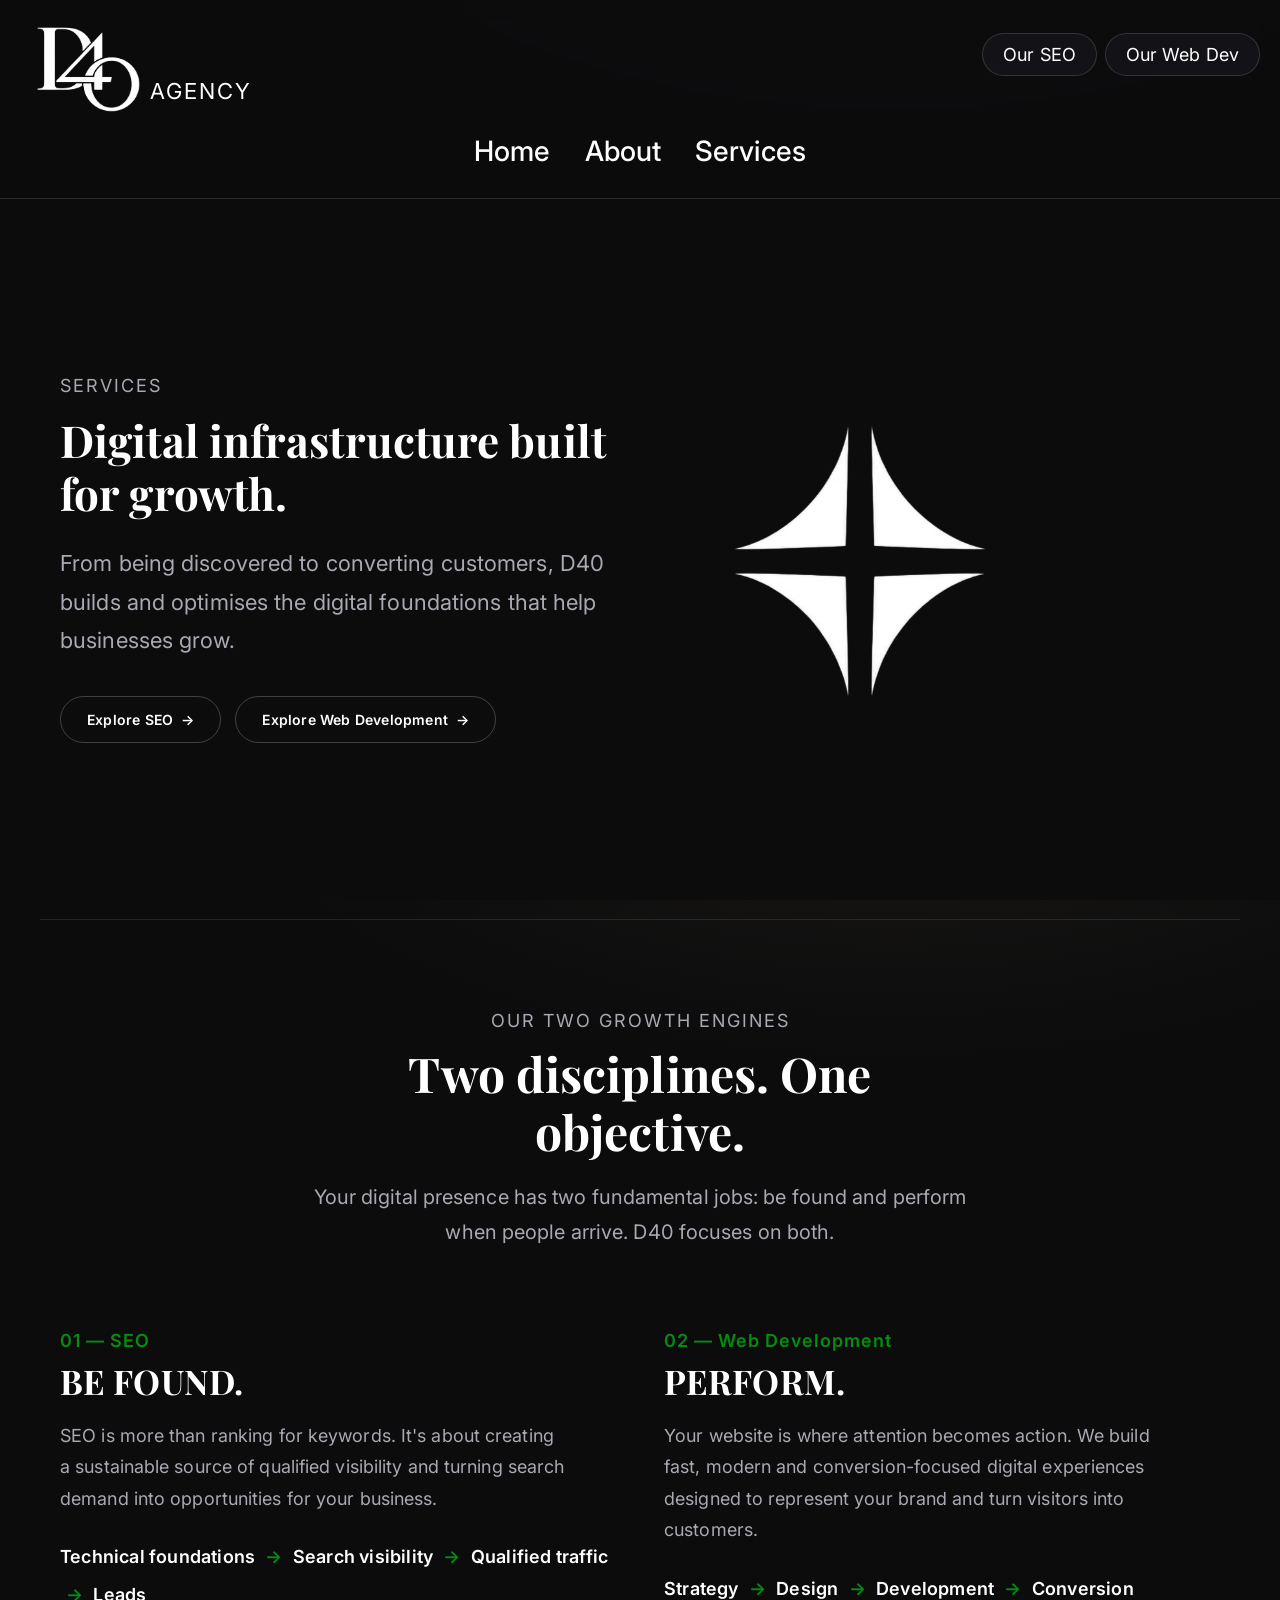
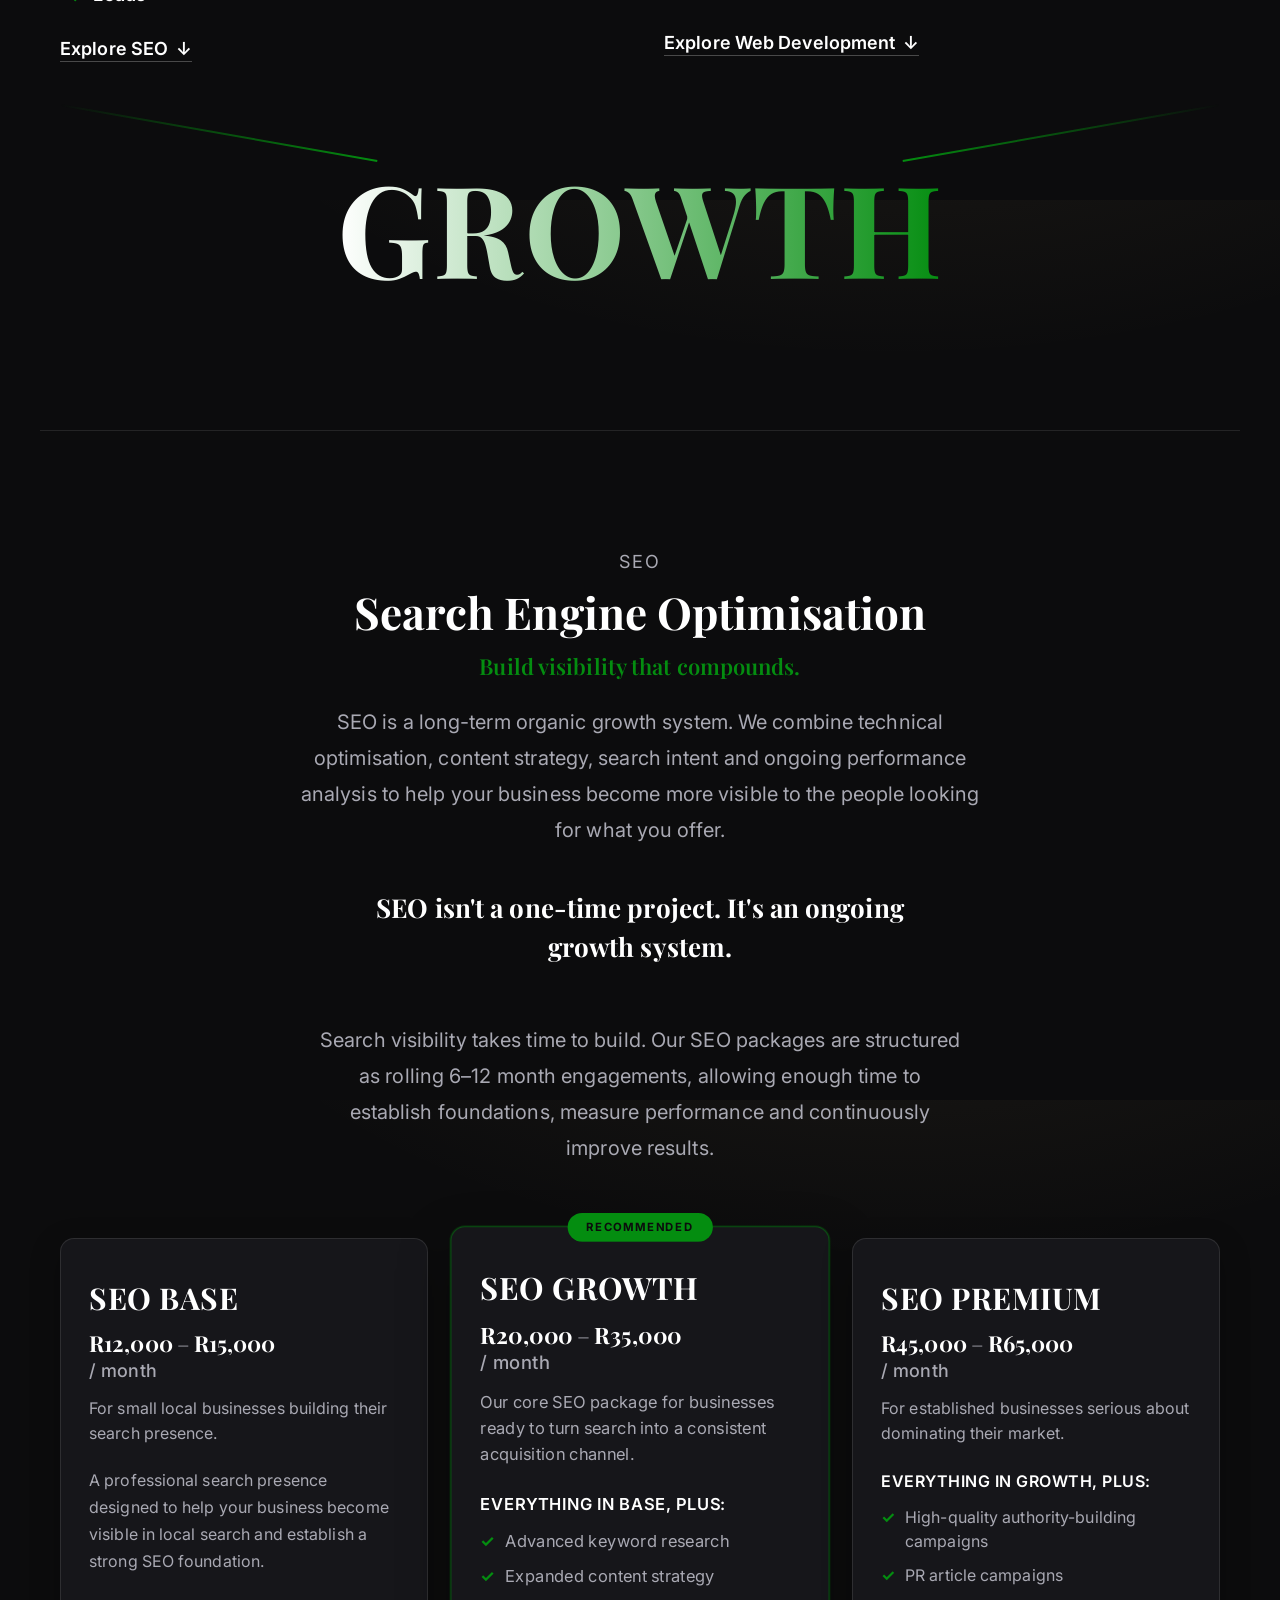
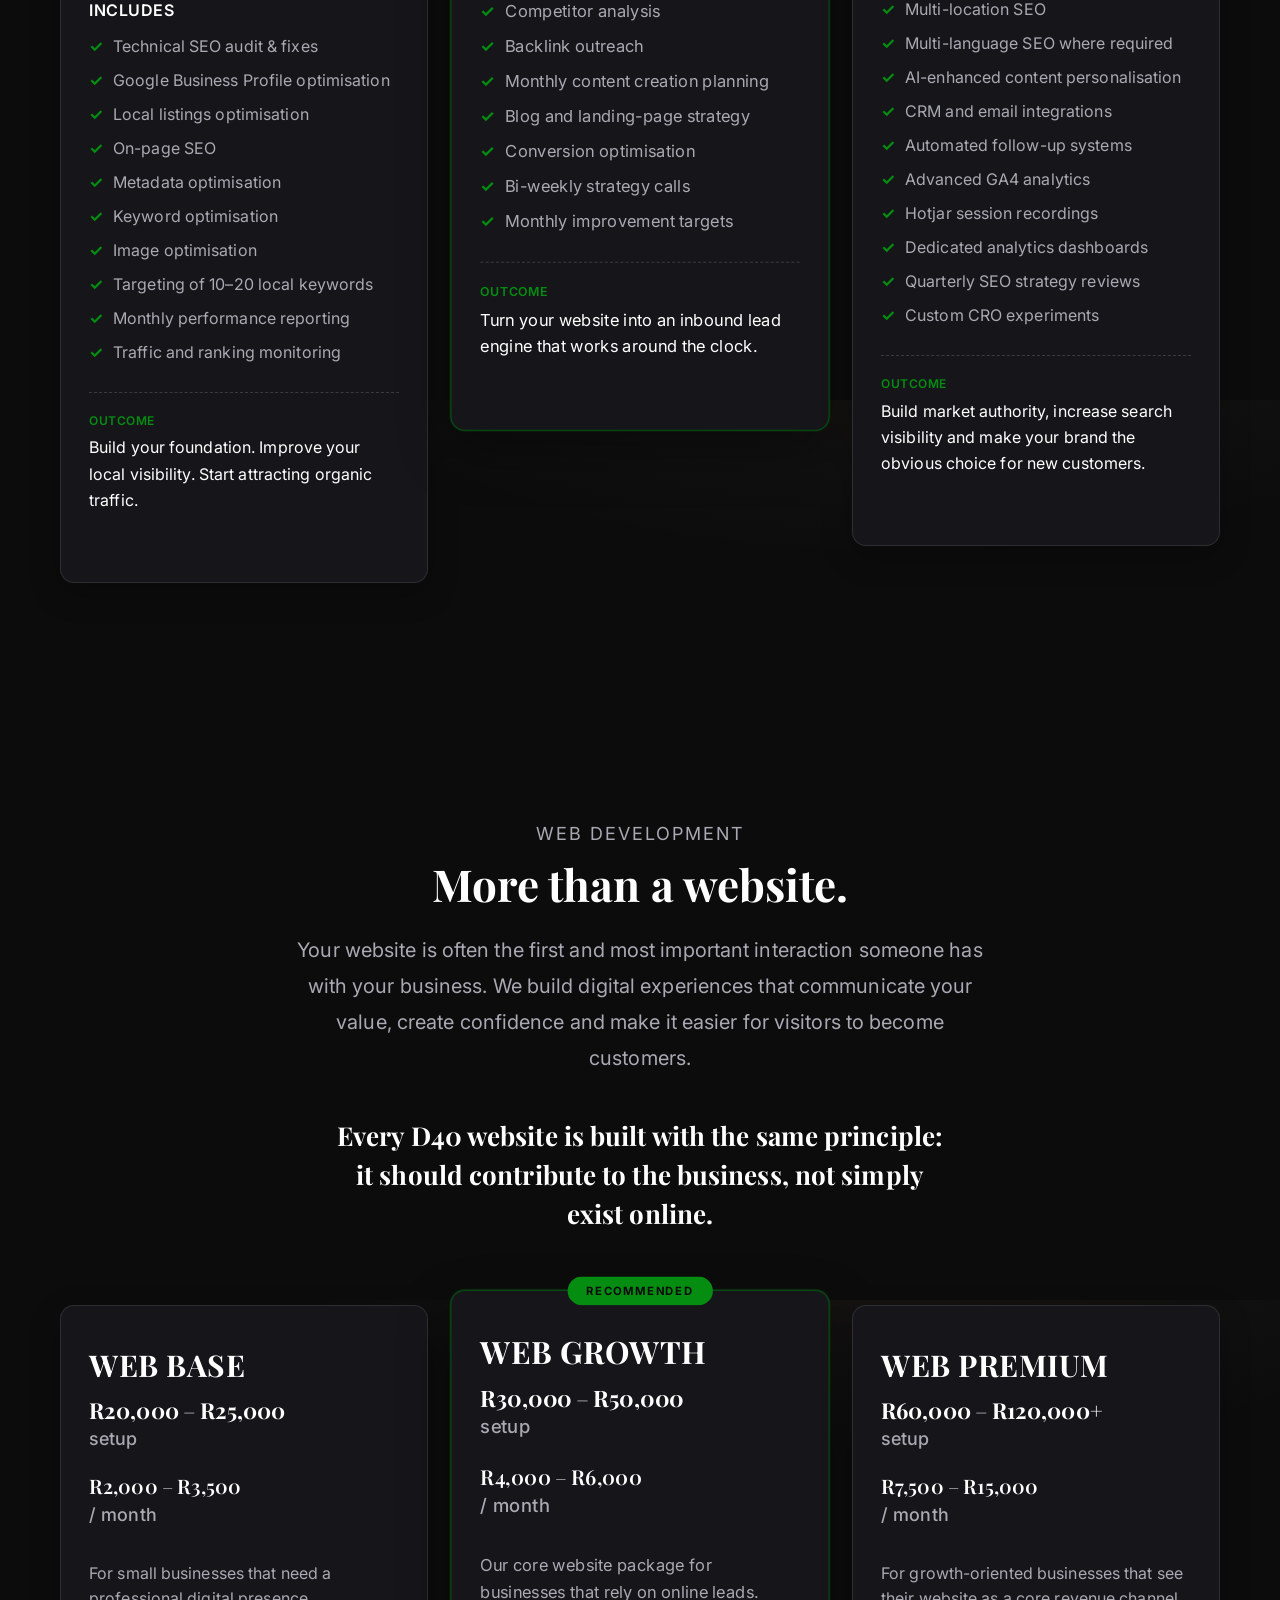
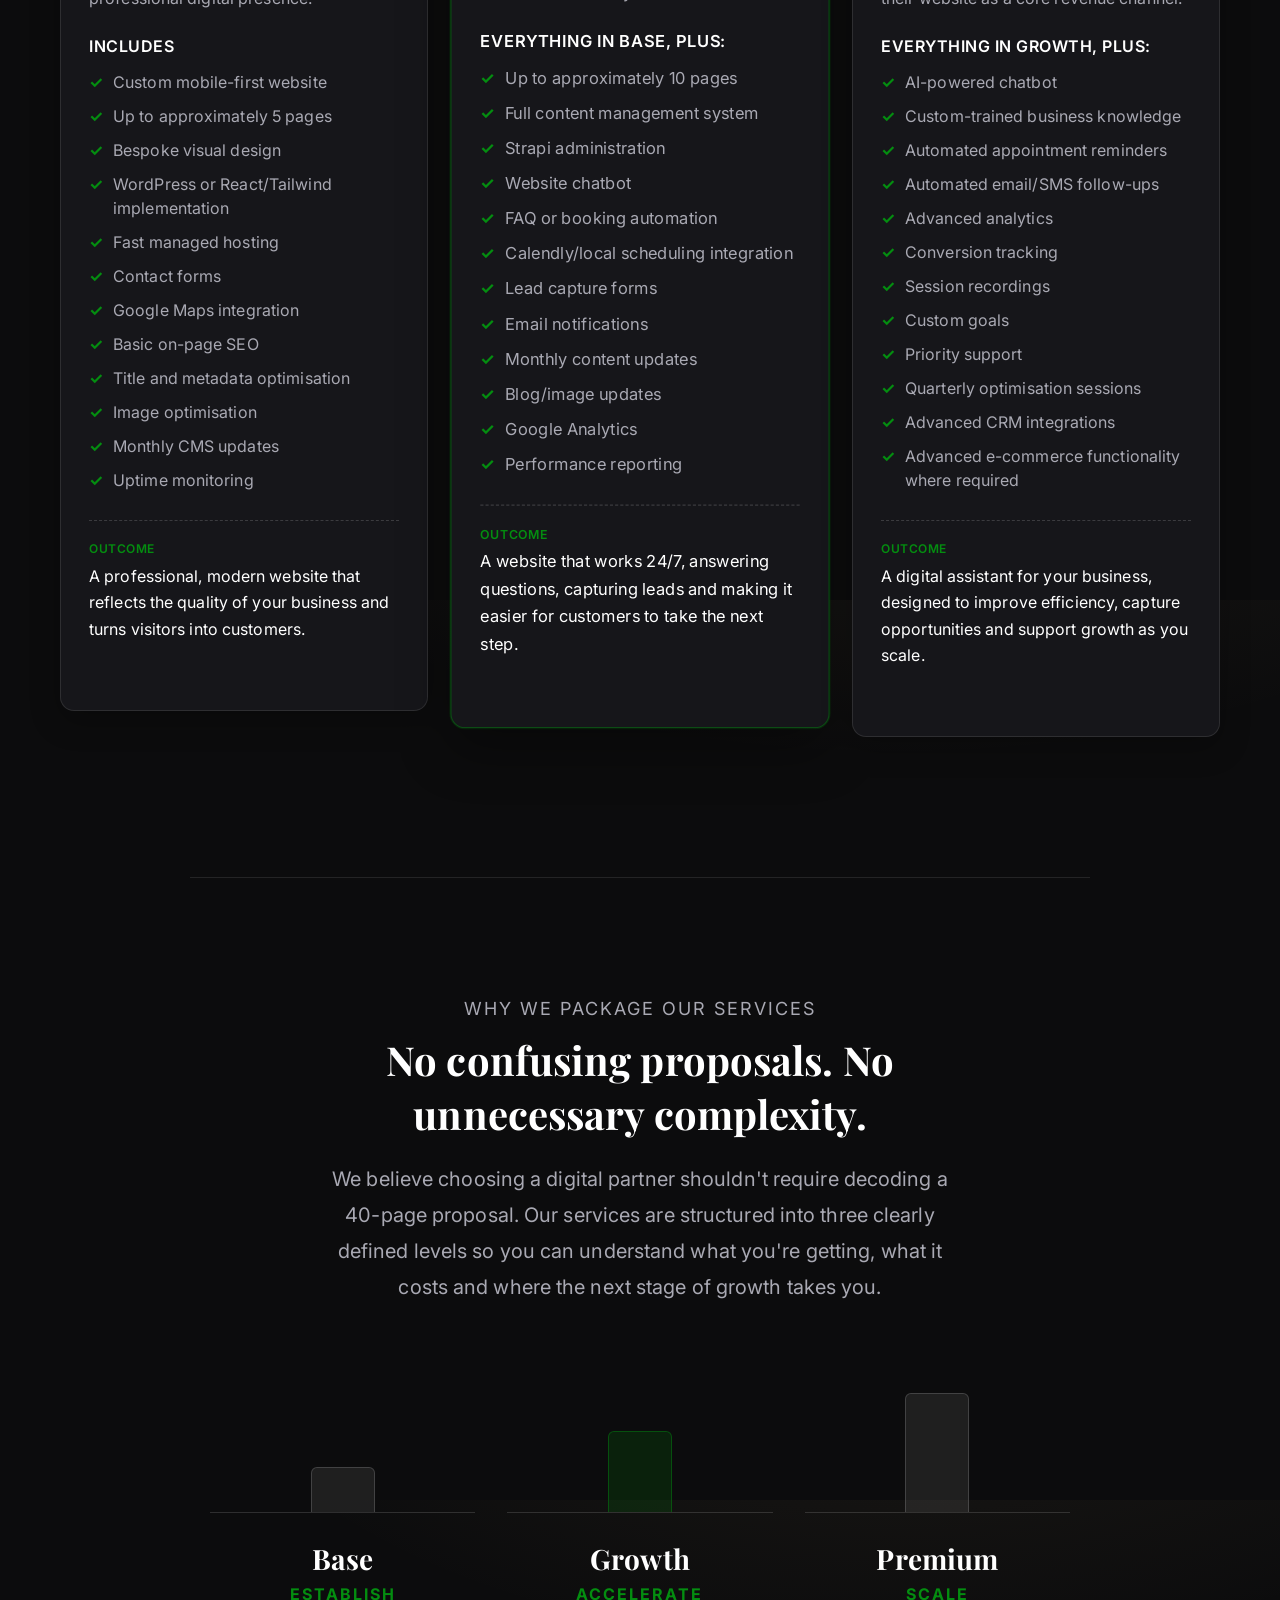
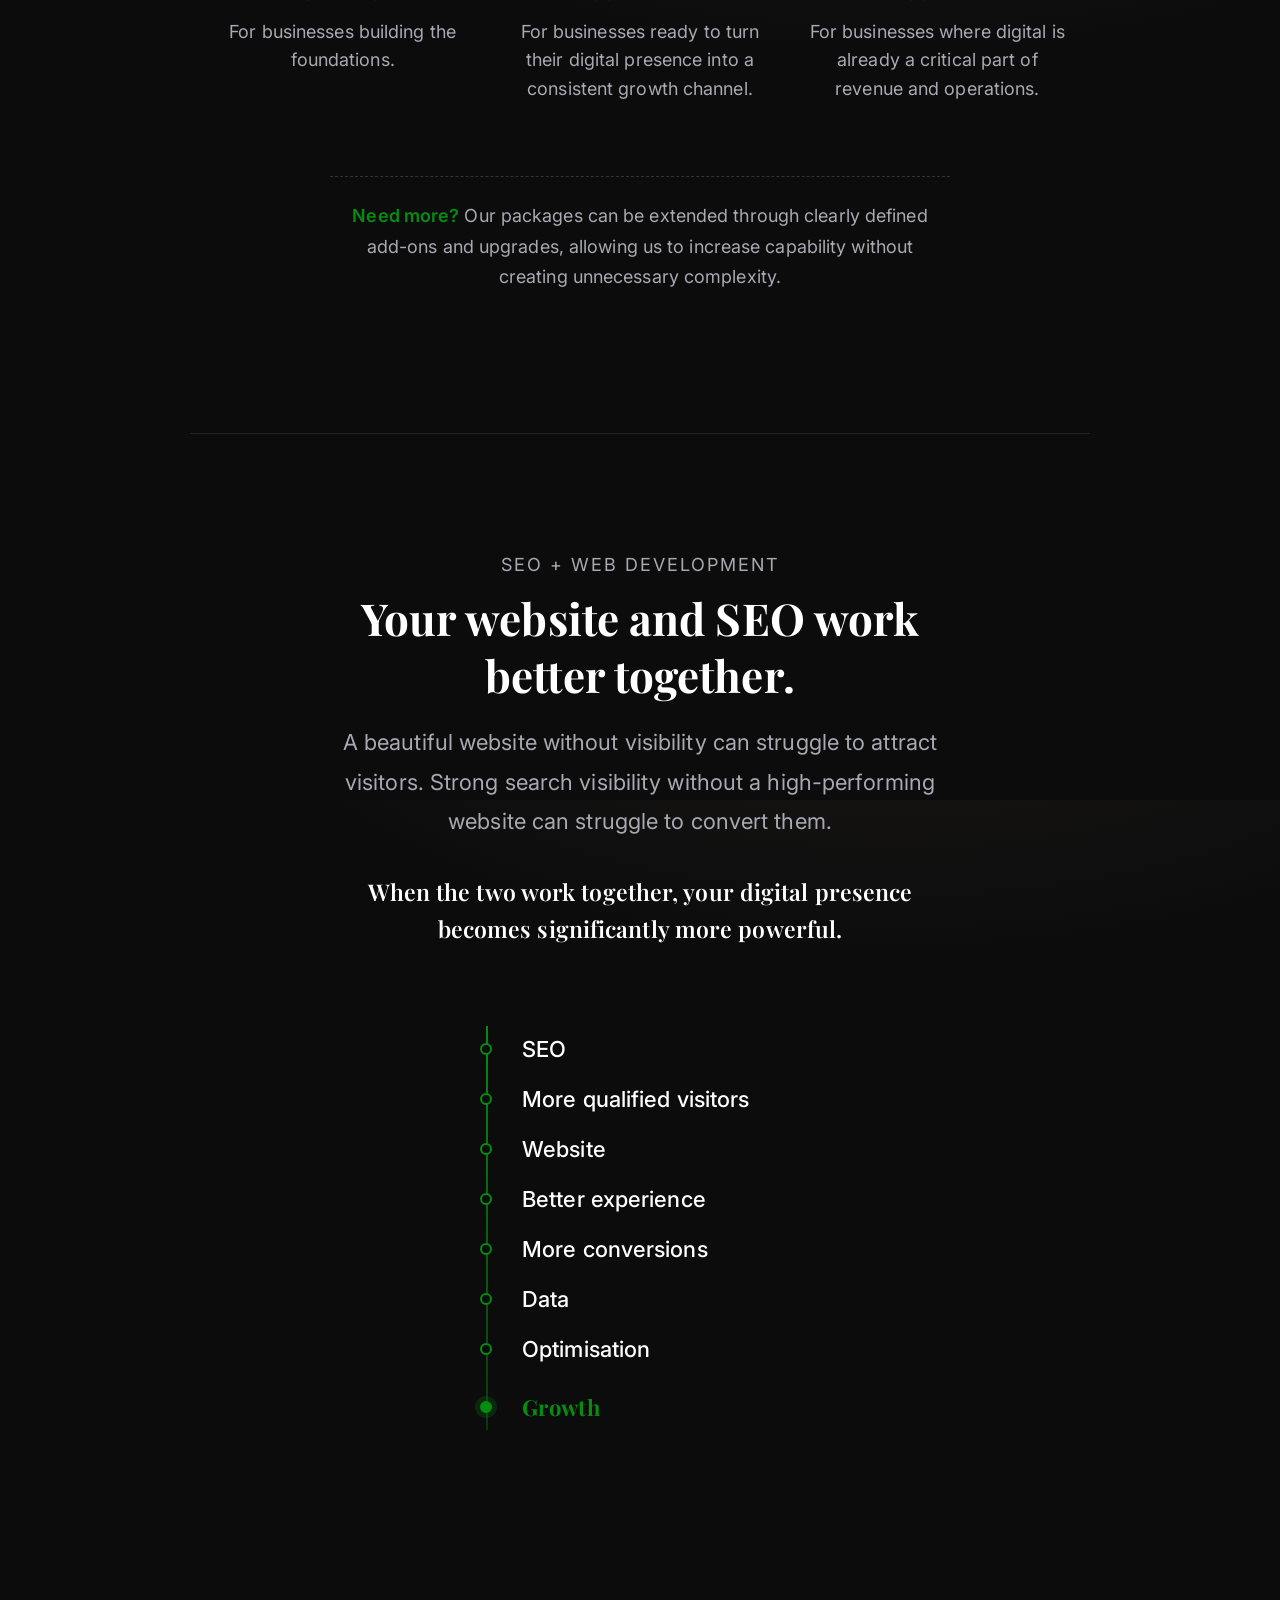
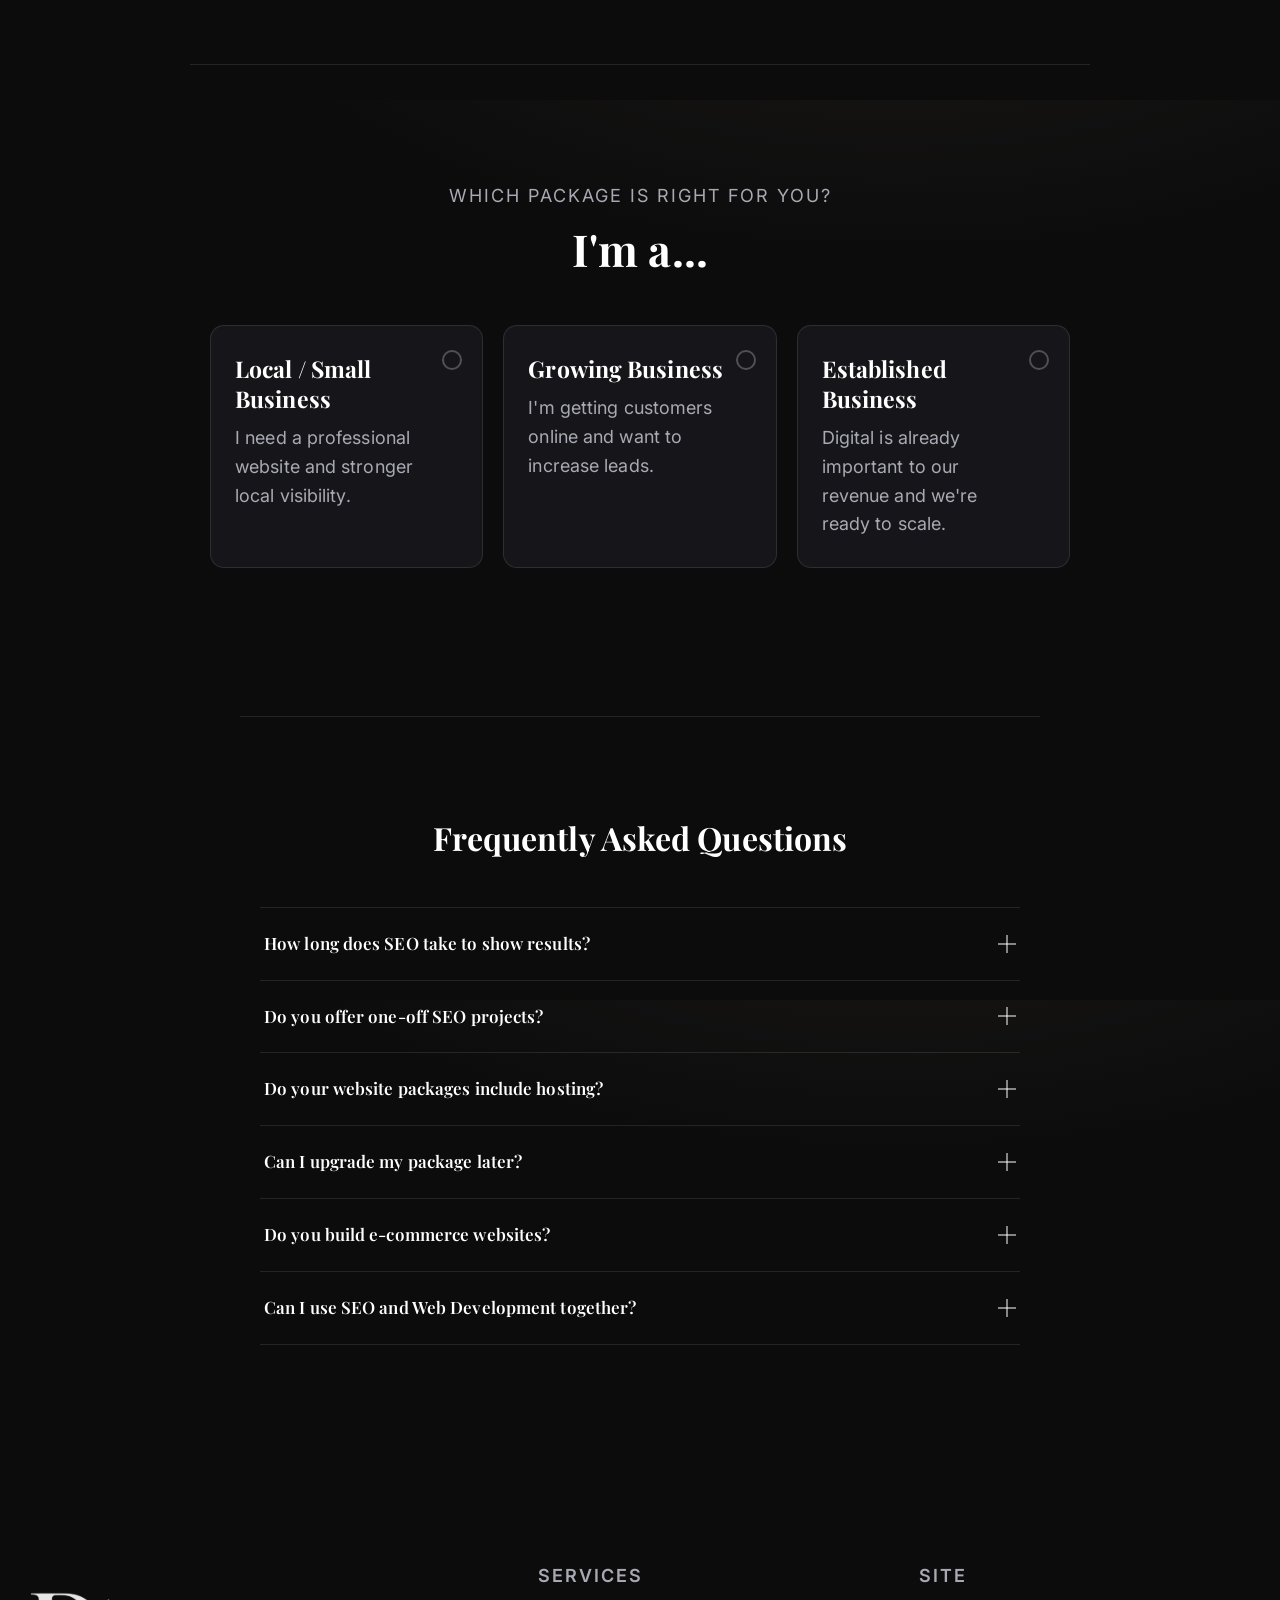
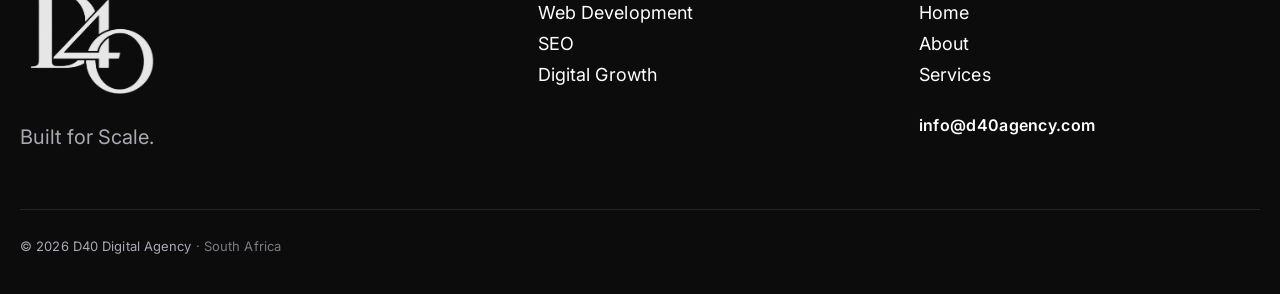
<file: Pages/services.html>
<!DOCTYPE html>
<html lang="en">
<head>
    <meta charset="utf-8" />
    <meta name="viewport" content="width=device-width,initial-scale=1" />
    <meta name="author" content="Tatenda Ndoro">
    <meta name="description" content="D40 Services — web development, SEO and digital strategy built to help ambitious businesses grow.">
    <link rel="icon" type="image/png" href="../Imgs/Icons/D40 Star Black Trans.png">
    <title>Services | D40</title>

    <link rel="stylesheet" href="../css/common.css">
    <link rel="stylesheet" href="../css/services.css">

    <link rel="preconnect" href="https://fonts.gstatic.com" crossorigin>
    <link href="https://fonts.googleapis.com/css2?family=Playfair+Display:wght@600;700&family=Inter:wght@400;500;600&display=swap" rel="stylesheet">
</head>
<body>
    <div id="cursor-light" aria-hidden="true"></div>

    <div id="page-content">

        <header class="site-header" role="banner">
          <nav class="nav" aria-label="Primary navigation">
            <a class="brand" href="../index.html" aria-label="D40 Agency home">
              <img src="../Imgs/Logos/D40 Monogram White Trans.png" alt="">
              <span>Agency</span>
            </a>

            <div class="controls">
              <a class="btn" href="services.html#seo">Our SEO</a>
              <a class="btn" href="services.html#web-dev">Our Web Dev</a>
            </div>

            <button class="nav-toggle" id="navToggle" type="button" aria-expanded="false" aria-controls="mobileMenu" aria-label="Open menu">
              <span class="nav-toggle__bar"></span>
              <span class="nav-toggle__bar"></span>
              <span class="nav-toggle__bar"></span>
            </button>
          </nav>

          <div class="sub-nav-wrap" id="mobileMenu">
            <nav class="sub-nav" aria-label="Main navigation">
              <ul><li><a href="../index.html">Home</a></li>
              <li><a href="about.html">About</a></li>
              <li><a href="services.html">Services</a></li></ul>
            </nav>

            <div class="mobile-controls">
              <a class="btn" href="services.html#seo">Our SEO</a>
              <a class="btn" href="services.html#web-development">Our Web Dev</a>
            </div>

          </div>
        </header>

      <main class="services-hero">
        <div class="services-hero__text">
          <p class="services-hero__kicker">Services</p>
          <h1 class="headline services-hero__headline">
            <span class="line">Digital infrastructure</span>
            <span class="line">built for growth.</span>
          </h1>
          <p class="services-hero__copy">From being discovered to converting customers, D40 builds and optimises the digital foundations that help businesses grow.</p>
          <div class="services-hero__actions">
            <a class="hero-cta" href="#seo">Explore SEO <span class="hero-cta__arrow" aria-hidden="true">→</span></a>
            <a class="hero-cta" href="#web-dev">Explore Web Development <span class="hero-cta__arrow" aria-hidden="true">→</span></a>
          </div>
        </div>
        <div class="services-hero__mark">
          <div class="services-hero__mark-spin">
            <img src="../Imgs/Icons/D40 Star White Trans.png" alt="" class="services-hero__mark-img">
          </div>
        </div>
      </main>

      <section class="engines" id="engines">
        <div class="engines__intro">
          <p class="engines__kicker">Our Two Growth Engines</p>
          <h2 class="headline engines__headline">
            <span class="line">Two disciplines.</span>
            <span class="line">One objective.</span>
          </h2>
          <p class="engines__body">Your digital presence has two fundamental jobs: be found and perform when people arrive. D40 focuses on both.</p>
        </div>

        <div class="engines__stage">
          <div class="engines__columns">

            <article class="engine engine--seo">
              <p class="engine__index">01 — SEO</p>
              <h3 class="engine__tagline">Be found.</h3>
              <p class="engine__desc">SEO is more than ranking for keywords. It's about creating a sustainable source of qualified visibility and turning search demand into opportunities for your business.</p>
              <p class="engine__flow">
                <span>Technical foundations</span>
                <span class="engine__flow-arrow" aria-hidden="true">→</span>
                <span>Search visibility</span>
                <span class="engine__flow-arrow" aria-hidden="true">→</span>
                <span>Qualified traffic</span>
                <span class="engine__flow-arrow" aria-hidden="true">→</span>
                <span>Leads</span>
              </p>
              <a class="engine__link" href="#seo">Explore SEO <span aria-hidden="true">↓</span></a>
            </article>

            <article class="engine engine--web">
              <p class="engine__index">02 — Web Development</p>
              <h3 class="engine__tagline">Perform.</h3>
              <p class="engine__desc">Your website is where attention becomes action. We build fast, modern and conversion-focused digital experiences designed to represent your brand and turn visitors into customers.</p>
              <p class="engine__flow">
                <span>Strategy</span>
                <span class="engine__flow-arrow" aria-hidden="true">→</span>
                <span>Design</span>
                <span class="engine__flow-arrow" aria-hidden="true">→</span>
                <span>Development</span>
                <span class="engine__flow-arrow" aria-hidden="true">→</span>
                <span>Conversion</span>
              </p>
              <a class="engine__link" href="#web-development">Explore Web Development <span aria-hidden="true">↓</span></a>
            </article>

          </div>

          <div class="engines__growth">
            <span class="engines__growth-text">GROWTH</span>
          </div>
        </div>
      </section>

      <section class="seo-detail" id="seo">
        <div class="seo-detail__intro">
          <p class="seo-detail__kicker">SEO</p>
          <h2 class="seo-detail__headline">Search Engine Optimisation</h2>
          <p class="seo-detail__tagline">Build visibility that compounds.</p>
          <p class="seo-detail__body">SEO is a long-term organic growth system. We combine technical optimisation, content strategy, search intent and ongoing performance analysis to help your business become more visible to the people looking for what you offer.</p>
        </div>

        <p class="seo-detail__statement">SEO isn't a one-time project. It's an ongoing growth system.</p>

        <p class="seo-detail__retainer">Search visibility takes time to build. Our SEO packages are structured as rolling 6–12 month engagements, allowing enough time to establish foundations, measure performance and continuously improve results.</p>

        <div class="plans">

          <article class="plan" id="plan-seo-base">
            <div class="plan__header">
              <h3 class="plan__name">SEO Base</h3>
              <p class="plan__price">R12,000<span class="plan__price-sep">–</span>R15,000<span class="plan__price-unit">/ month</span></p>
              <p class="plan__audience">For small local businesses building their search presence.</p>
            </div>
            <p class="plan__desc">A professional search presence designed to help your business become visible in local search and establish a strong SEO foundation.</p>
            <p class="plan__list-label">Includes</p>
            <ul class="plan__list">
              <li>Technical SEO audit &amp; fixes</li>
              <li>Google Business Profile optimisation</li>
              <li>Local listings optimisation</li>
              <li>On-page SEO</li>
              <li>Metadata optimisation</li>
              <li>Keyword optimisation</li>
              <li>Image optimisation</li>
              <li>Targeting of 10–20 local keywords</li>
              <li>Monthly performance reporting</li>
              <li>Traffic and ranking monitoring</li>
            </ul>
            <p class="plan__outcome"><span>Outcome</span>Build your foundation. Improve your local visibility. Start attracting organic traffic.</p>
            <!--<a class="plan__cta" href="https://instagram.com/godhasdonia" target="_blank" rel="noopener">Choose SEO Base <span aria-hidden="true">→</span></a>-->
          </article>

          <article class="plan plan--featured" id="plan-seo-growth">
            <p class="plan__badge">Recommended</p>
            <div class="plan__header">
              <h3 class="plan__name">SEO Growth</h3>
              <p class="plan__price">R20,000<span class="plan__price-sep">–</span>R35,000<span class="plan__price-unit">/ month</span></p>
              <p class="plan__audience">Our core SEO package for businesses ready to turn search into a consistent acquisition channel.</p>
            </div>
            <p class="plan__list-label">Everything in Base, plus:</p>
            <ul class="plan__list">
              <li>Advanced keyword research</li>
              <li>Expanded content strategy</li>
              <li>Competitor analysis</li>
              <li>Backlink outreach</li>
              <li>Monthly content creation planning</li>
              <li>Blog and landing-page strategy</li>
              <li>Conversion optimisation</li>
              <li>Bi-weekly strategy calls</li>
              <li>Monthly improvement targets</li>
            </ul>
            <p class="plan__outcome"><span>Outcome</span>Turn your website into an inbound lead engine that works around the clock.</p>
            <!--<a class="plan__cta plan__cta--solid" href="https://instagram.com/godhasdonia" target="_blank" rel="noopener">Choose SEO Growth <span aria-hidden="true">→</span></a>-->
          </article>

          <article class="plan" id="plan-seo-premium">
            <div class="plan__header">
              <h3 class="plan__name">SEO Premium</h3>
              <p class="plan__price">R45,000<span class="plan__price-sep">–</span>R65,000<span class="plan__price-unit">/ month</span></p>
              <p class="plan__audience">For established businesses serious about dominating their market.</p>
            </div>
            <p class="plan__list-label">Everything in Growth, plus:</p>
            <ul class="plan__list">
              <li>High-quality authority-building campaigns</li>
              <li>PR article campaigns</li>
              <li>Multi-location SEO</li>
              <li>Multi-language SEO where required</li>
              <li>AI-enhanced content personalisation</li>
              <li>CRM and email integrations</li>
              <li>Automated follow-up systems</li>
              <li>Advanced GA4 analytics</li>
              <li>Hotjar session recordings</li>
              <li>Dedicated analytics dashboards</li>
              <li>Quarterly SEO strategy reviews</li>
              <li>Custom CRO experiments</li>
            </ul>
            <p class="plan__outcome"><span>Outcome</span>Build market authority, increase search visibility and make your brand the obvious choice for new customers.</p>
            <!--<a class="plan__cta" href="https://instagram.com/godhasdonia" target="_blank" rel="noopener">Choose SEO Premium <span aria-hidden="true">→</span></a>-->
          </article>

        </div>
      </section>

      <section class="web-detail" id="web-dev">
        <div class="web-detail__intro">
          <p class="web-detail__kicker">Web Development</p>
          <h2 class="web-detail__headline">More than a website.</h2>
          <p class="web-detail__body">Your website is often the first and most important interaction someone has with your business. We build digital experiences that communicate your value, create confidence and make it easier for visitors to become customers.</p>
        </div>

        <p class="web-detail__statement">Every D40 website is built with the same principle: it should contribute to the business, not simply exist online.</p>

        <div class="plans">

          <article class="plan" id="plan-web-base">
            <div class="plan__header">
              <h3 class="plan__name">Web Base</h3>
              <div class="plan__price-group">
                <p class="plan__price">R20,000<span class="plan__price-sep">–</span>R25,000<span class="plan__price-unit">setup</span></p>
                <p class="plan__price plan__price--recurring">R2,000<span class="plan__price-sep">–</span>R3,500<span class="plan__price-unit">/ month</span></p>
              </div>
              <p class="plan__audience">For small businesses that need a professional digital presence.</p>
            </div>
            <p class="plan__list-label">Includes</p>
            <ul class="plan__list">
              <li>Custom mobile-first website</li>
              <li>Up to approximately 5 pages</li>
              <li>Bespoke visual design</li>
              <li>WordPress or React/Tailwind implementation</li>
              <li>Fast managed hosting</li>
              <li>Contact forms</li>
              <li>Google Maps integration</li>
              <li>Basic on-page SEO</li>
              <li>Title and metadata optimisation</li>
              <li>Image optimisation</li>
              <li>Monthly CMS updates</li>
              <li>Uptime monitoring</li>
            </ul>
            <p class="plan__outcome"><span>Outcome</span>A professional, modern website that reflects the quality of your business and turns visitors into customers.</p>
            <!--<a class="plan__cta" href="https://instagram.com/godhasdonia" target="_blank" rel="noopener">Choose Web Base <span aria-hidden="true">→</span></a>-->
          </article>

          <article class="plan plan--featured" id="plan-web-growth">
            <p class="plan__badge">Recommended</p>
            <div class="plan__header">
              <h3 class="plan__name">Web Growth</h3>
              <div class="plan__price-group">
                <p class="plan__price">R30,000<span class="plan__price-sep">–</span>R50,000<span class="plan__price-unit">setup</span></p>
                <p class="plan__price plan__price--recurring">R4,000<span class="plan__price-sep">–</span>R6,000<span class="plan__price-unit">/ month</span></p>
              </div>
              <p class="plan__audience">Our core website package for businesses that rely on online leads.</p>
            </div>
            <p class="plan__list-label">Everything in Base, plus:</p>
            <ul class="plan__list">
              <li>Up to approximately 10 pages</li>
              <li>Full content management system</li>
              <li>Strapi administration</li>
              <li>Website chatbot</li>
              <li>FAQ or booking automation</li>
              <li>Calendly/local scheduling integration</li>
              <li>Lead capture forms</li>
              <li>Email notifications</li>
              <li>Monthly content updates</li>
              <li>Blog/image updates</li>
              <li>Google Analytics</li>
              <li>Performance reporting</li>
            </ul>
            <p class="plan__outcome"><span>Outcome</span>A website that works 24/7, answering questions, capturing leads and making it easier for customers to take the next step.</p>
            <!--<a class="plan__cta plan__cta--solid" href="" target="_blank" rel="noopener">Choose Web Growth <span aria-hidden="true">→</span></a>-->
          </article>

          <article class="plan" id="plan-web-premium">
            <div class="plan__header">
              <h3 class="plan__name">Web Premium</h3>
              <div class="plan__price-group">
                <p class="plan__price">R60,000<span class="plan__price-sep">–</span>R120,000+<span class="plan__price-unit">setup</span></p>
                <p class="plan__price plan__price--recurring">R7,500<span class="plan__price-sep">–</span>R15,000<span class="plan__price-unit">/ month</span></p>
              </div>
              <p class="plan__audience">For growth-oriented businesses that see their website as a core revenue channel.</p>
            </div>
            <p class="plan__list-label">Everything in Growth, plus:</p>
            <ul class="plan__list">
              <li>AI-powered chatbot</li>
              <li>Custom-trained business knowledge</li>
              <li>Automated appointment reminders</li>
              <li>Automated email/SMS follow-ups</li>
              <li>Advanced analytics</li>
              <li>Conversion tracking</li>
              <li>Session recordings</li>
              <li>Custom goals</li>
              <li>Priority support</li>
              <li>Quarterly optimisation sessions</li>
              <li>Advanced CRM integrations</li>
              <li>Advanced e-commerce functionality where required</li>
            </ul>
            <p class="plan__outcome"><span>Outcome</span>A digital assistant for your business, designed to improve efficiency, capture opportunities and support growth as you scale.</p>
            <!--<a class="plan__cta" href="" target="_blank" rel="noopener">Choose Web Premium <span aria-hidden="true">→</span></a>-->
          </article>

        </div>
      </section>

      <section class="tiers" id="packaging">
        <div class="tiers__intro">
          <p class="tiers__kicker">Why We Package Our Services</p>
          <h2 class="tiers__headline">No confusing proposals. No unnecessary complexity.</h2>
          <p class="tiers__body">We believe choosing a digital partner shouldn't require decoding a 40-page proposal. Our services are structured into three clearly defined levels so you can understand what you're getting, what it costs and where the next stage of growth takes you.</p>
        </div>

        <div class="tiers__staircase">

          <div class="tier-step tier-step--base">
            <div class="tier-step__bar-wrap"><div class="tier-step__bar"></div></div>
            <div class="tier-step__copy">
              <p class="tier-step__name">Base</p>
              <p class="tier-step__verb">Establish</p>
              <p class="tier-step__audience">For businesses building the foundations.</p>
            </div>
          </div>

          <div class="tier-step tier-step--growth">
            <div class="tier-step__bar-wrap"><div class="tier-step__bar"></div></div>
            <div class="tier-step__copy">
              <p class="tier-step__name">Growth</p>
              <p class="tier-step__verb">Accelerate</p>
              <p class="tier-step__audience">For businesses ready to turn their digital presence into a consistent growth channel.</p>
            </div>
          </div>

          <div class="tier-step tier-step--premium">
            <div class="tier-step__bar-wrap"><div class="tier-step__bar"></div></div>
            <div class="tier-step__copy">
              <p class="tier-step__name">Premium</p>
              <p class="tier-step__verb">Scale</p>
              <p class="tier-step__audience">For businesses where digital is already a critical part of revenue and operations.</p>
            </div>
          </div>

        </div>

        <p class="tiers__addon"><span>Need more?</span> Our packages can be extended through clearly defined add-ons and upgrades, allowing us to increase capability without creating unnecessary complexity.</p>
      </section>

      <section class="synergy" id="synergy">
        <div class="synergy__intro">
          <p class="synergy__kicker">SEO + Web Development</p>
          <h2 class="synergy__headline">Your website and SEO work better together.</h2>
          <p class="synergy__body">A beautiful website without visibility can struggle to attract visitors. Strong search visibility without a high-performing website can struggle to convert them.</p>
        </div>

        <p class="synergy__statement">When the two work together, your digital presence becomes significantly more powerful.</p>

        <div class="flow" id="flowDiagram">
          <div class="flow__track" aria-hidden="true"></div>
          <div class="flow__node"><span class="flow__dot" aria-hidden="true"></span><span class="flow__label">SEO</span></div>
          <div class="flow__node"><span class="flow__dot" aria-hidden="true"></span><span class="flow__label">More qualified visitors</span></div>
          <div class="flow__node"><span class="flow__dot" aria-hidden="true"></span><span class="flow__label">Website</span></div>
          <div class="flow__node"><span class="flow__dot" aria-hidden="true"></span><span class="flow__label">Better experience</span></div>
          <div class="flow__node"><span class="flow__dot" aria-hidden="true"></span><span class="flow__label">More conversions</span></div>
          <div class="flow__node"><span class="flow__dot" aria-hidden="true"></span><span class="flow__label">Data</span></div>
          <div class="flow__node"><span class="flow__dot" aria-hidden="true"></span><span class="flow__label">Optimisation</span></div>
          <div class="flow__node flow__node--growth"><span class="flow__dot" aria-hidden="true"></span><span class="flow__label">Growth</span></div>
        </div>

        <!--<div class="synergy__cta">
          <p class="synergy__cta-kicker">Want both?</p>
          <p class="synergy__cta-body">Combine Web Development and SEO to build a stronger digital foundation from the beginning.</p>
          <a class="synergy__cta-btn" href="" target="_blank" rel="noopener">Build Your Growth System <span aria-hidden="true">→</span></a>
        </div>-->
      </section> 

      <section class="finder" id="finder">
        <div class="finder__intro">
          <p class="finder__kicker">Which Package Is Right For You?</p>
          <h2 class="finder__headline">I'm a...</h2>
        </div>

        <div class="finder__options">
          <button class="finder__option" type="button" aria-pressed="false" data-recommend="local">
            <span class="finder__option-name">Local / Small Business</span>
            <span class="finder__option-desc">I need a professional website and stronger local visibility.</span>
          </button>
          <button class="finder__option" type="button" aria-pressed="false" data-recommend="growing">
            <span class="finder__option-name">Growing Business</span>
            <span class="finder__option-desc">I'm getting customers online and want to increase leads.</span>
          </button>
          <button class="finder__option" type="button" aria-pressed="false" data-recommend="established">
            <span class="finder__option-name">Established Business</span>
            <span class="finder__option-desc">Digital is already important to our revenue and we're ready to scale.</span>
          </button>
        </div>

        <div class="finder__result" id="finderResult" aria-live="polite">
          <div class="finder__result-inner">
            <p class="finder__result-label">A starting point for you</p>
            <p class="finder__result-combo" id="finderCombo"></p>
            <div class="finder__result-links">
              <a class="finder__result-link" id="finderWebLink" href="#">View package <span aria-hidden="true">→</span></a>
              <a class="finder__result-link" id="finderSeoLink" href="#">View package <span aria-hidden="true">→</span></a>
            </div>
            <p class="finder__disclaimer">This is a starting recommendation, not a fixed rule, every package can be mixed, matched or adjusted to fit your business.</p>
          </div>
        </div>
      </section>

      <section class="faq" id="faq">
        <div class="faq__intro">
          <h2 class="faq__headline">Frequently Asked Questions</h2>
        </div>

        <div class="faq__list" id="faqList">

          <article class="faq-item">
            <button class="faq-item__toggle" type="button" aria-expanded="false" aria-controls="faq-detail-1">
              <span class="faq-item__question">How long does SEO take to show results?</span>
              <span class="faq-item__icon" aria-hidden="true"></span>
            </button>
            <div class="faq-item__detail" id="faq-detail-1" aria-hidden="true">
              <div class="faq-item__detail-inner">
                <p class="faq-item__answer">SEO is a long-term growth system. Our packages are structured around 6–12 month engagements because meaningful search growth requires time to establish foundations, create momentum and optimise based on performance.</p>
              </div>
            </div>
          </article>

          <article class="faq-item">
            <button class="faq-item__toggle" type="button" aria-expanded="false" aria-controls="faq-detail-2">
              <span class="faq-item__question">Do you offer one-off SEO projects?</span>
              <span class="faq-item__icon" aria-hidden="true"></span>
            </button>
            <div class="faq-item__detail" id="faq-detail-2" aria-hidden="true">
              <div class="faq-item__detail-inner">
                <p class="faq-item__answer">Our primary focus is ongoing SEO retainers. One-off audits or fixes can be offered as separate fixed-price projects where appropriate.</p>
              </div>
            </div>
          </article>

          <article class="faq-item">
            <button class="faq-item__toggle" type="button" aria-expanded="false" aria-controls="faq-detail-3">
              <span class="faq-item__question">Do your website packages include hosting?</span>
              <span class="faq-item__icon" aria-hidden="true"></span>
            </button>
            <div class="faq-item__detail" id="faq-detail-3" aria-hidden="true">
              <div class="faq-item__detail-inner">
                <p class="faq-item__answer">Yes. All web development packages include hosting and basic maintenance.</p>
              </div>
            </div>
          </article>

          <article class="faq-item">
            <button class="faq-item__toggle" type="button" aria-expanded="false" aria-controls="faq-detail-4">
              <span class="faq-item__question">Can I upgrade my package later?</span>
              <span class="faq-item__icon" aria-hidden="true"></span>
            </button>
            <div class="faq-item__detail" id="faq-detail-4" aria-hidden="true">
              <div class="faq-item__detail-inner">
                <p class="faq-item__answer">Yes. As your business grows, you can move between packages or add additional capabilities through our available upgrades.</p>
              </div>
            </div>
          </article>

          <article class="faq-item">
            <button class="faq-item__toggle" type="button" aria-expanded="false" aria-controls="faq-detail-5">
              <span class="faq-item__question">Do you build e-commerce websites?</span>
              <span class="faq-item__icon" aria-hidden="true"></span>
            </button>
            <div class="faq-item__detail" id="faq-detail-5" aria-hidden="true">
              <div class="faq-item__detail-inner">
                <p class="faq-item__answer">Advanced e-commerce functionality is available within our Premium web offering.</p>
              </div>
            </div>
          </article>

          <article class="faq-item">
            <button class="faq-item__toggle" type="button" aria-expanded="false" aria-controls="faq-detail-6">
              <span class="faq-item__question">Can I use SEO and Web Development together?</span>
              <span class="faq-item__icon" aria-hidden="true"></span>
            </button>
            <div class="faq-item__detail" id="faq-detail-6" aria-hidden="true">
              <div class="faq-item__detail-inner">
                <p class="faq-item__answer">Absolutely. Combining the two creates a stronger foundation for attracting, converting and retaining customers online.</p>
              </div>
            </div>
          </article>

        </div>
      </section>

      <footer class="site-footer" role="contentinfo">
      <div class="footer__top">
        <div class="footer__brand">
          <img src="../Imgs/Logos/D40 Monogram White Trans.png" alt="D40" class="footer__mark">
          <p class="footer__tagline">Built for Scale.</p>
        </div>

        <div class="footer__col">
          <p class="footer__col-label">Services</p>
          <ul class="footer__list">
            <li><a href="#web-dev">Web Development</a></li>
            <li><a href="#seo">SEO</a></li>
            <li><a href="#packaging">Digital Growth</a></li>
          </ul>
        </div>

        <div class="footer__col">
          <p class="footer__col-label">Site</p>
          <ul class="footer__list">
            <li><a href="../index.html">Home</a></li>
            <li><a href="about.html">About</a></li>
            <li><a href="services.html">Services</a></li>
          </ul>
          <p class="footer__social" rel="noopener">info@d40agency.com</p>
        </div>
      </div>

      <div class="footer__bottom">
        <p class="footer__copy">&copy; <span id="footer-year">2026</span> D40 Digital Agency<span class="footer__location"> · South Africa</span></p>
      </div>
    </footer>

    </div>

    <noscript><style>
      .headline .line, .services-hero__copy, .services-hero__actions, .services-hero__mark-img,
      .engines__body, .engine--seo, .engine--web, .engines__growth,
      .seo-detail__intro, .seo-detail__statement, .seo-detail__retainer, .plan,
      .section-break, .web-detail__intro, .web-detail__statement,
      .tiers__intro, .tier-step__bar, .tier-step__copy, .tiers__addon,
      .synergy__intro, .synergy__statement, .flow__track, .flow__node, .synergy__cta,
      .finder__intro, .finder__options {
        opacity: 1 !important;
        transform: none !important;
        clip-path: none !important;
      }
      .engine::after {
        transform: none !important;
      }
      .nav-toggle {
        display: none !important;
      }
      .controls {
        display: flex !important;
      }
      .mobile-controls {
        display: none !important;
      }
      .sub-nav-wrap {
        position: static !important;
        max-height: none !important;
        visibility: visible !important;
        overflow: visible !important;
        background: none !important;
        backdrop-filter: none !important;
      }
      .sub-nav ul {
        flex-direction: row !important;
      }
    </style></noscript>

    <script src="../JS/common.js"></script>
    <script src="../JS/services.js"></script>
</body>
</html>
</file>
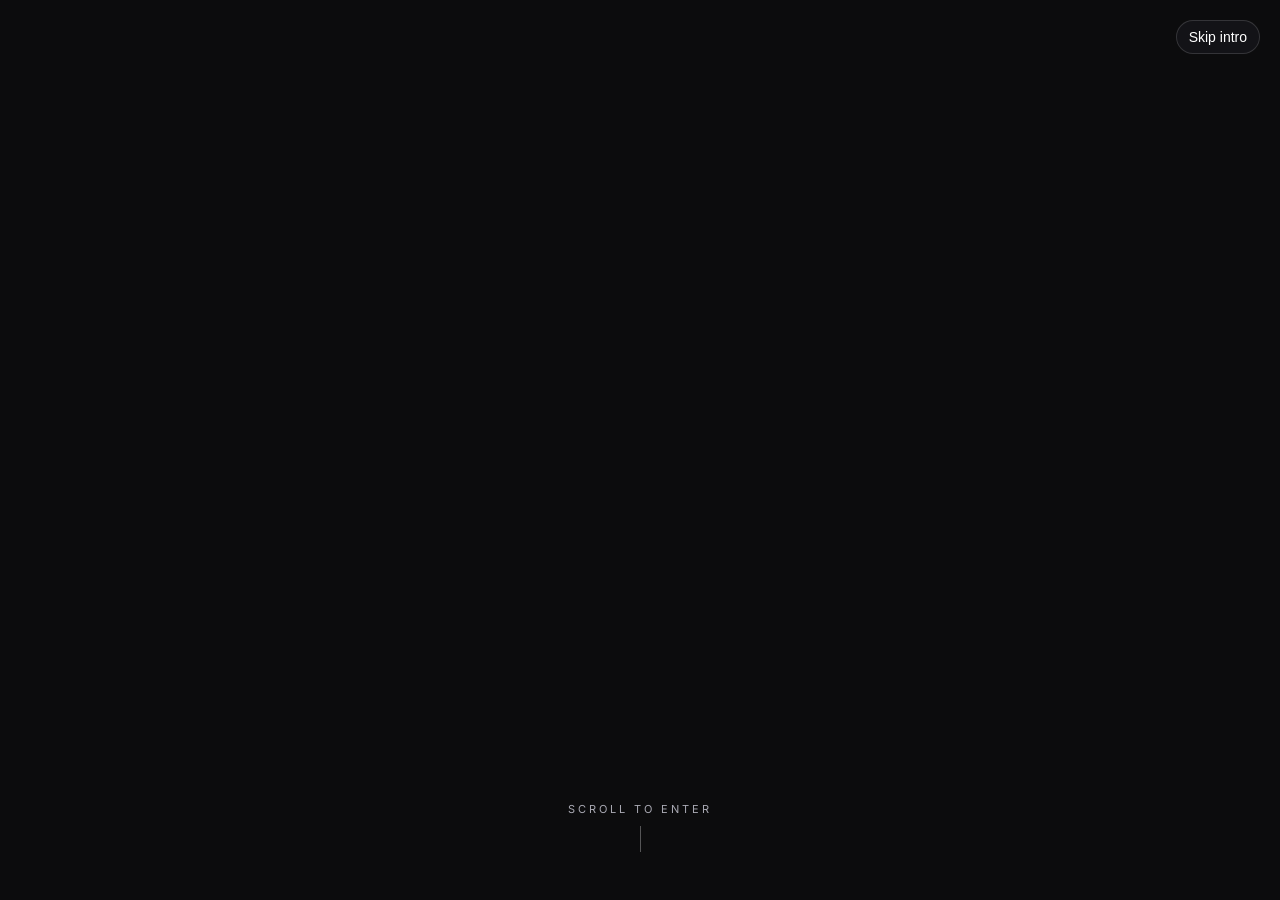
<file: Demos/Star Fall/d40-intro-animation-demo 2.html>
<!DOCTYPE html>
<html lang="en">
<head>
<meta charset="utf-8" />
<meta name="viewport" content="width=device-width,initial-scale=1" />
<title>D40 — Intro / Star Rain Demo</title>
<link rel="preconnect" href="https://fonts.gstatic.com" crossorigin>
<link href="https://fonts.googleapis.com/css2?family=Playfair+Display:wght@600;700&family=Inter:wght@400;500;600&display=swap" rel="stylesheet">
<style>
  :root {
    --bg: #0c0c0d;
    --surface: #131316;
    --text: #ffffff;
    --muted: #a9a9b3;
    --accent: #d7b77a; /* warm editorial gold */
    --card: #16161a;
    --shadow: 0 10px 30px rgba(0,0,0,.25);
    --radius: 14px;
    --ring: 0 0 0 2px rgba(215,183,122,.2);
  }
  [data-theme="light"] {
    --bg: #faf9f7;
    --surface: #ffffff;
    --text: #1b1b1b;
    --muted: #5e5e66;
    --accent: #3a4ad9;
    --card: #ffffff;
    --shadow: 0 10px 30px rgba(0,0,0,.08);
    --ring: 0 0 0 2px rgba(58,74,217,.12);
  }

  * { box-sizing: border-box; }
  html, body { height: 100%; }
  body {
    margin: 0;
    font-family: Inter, system-ui, -apple-system, Segoe UI, Roboto, Arial, sans-serif;
    color: var(--text);
    background: radial-gradient(1200px 600px at 70% -200px, rgba(215,183,122,.08), transparent 60%), var(--bg);
    letter-spacing: 0.1px;
  }

  /* Header (yours, unchanged) */
  .site-header {
    position: sticky; top: 0; z-index: 50;
    backdrop-filter: blur(10px);
    background: color-mix(in srgb, var(--bg) 80%, transparent);
    border-bottom: 1px solid color-mix(in srgb, var(--text) 12%, transparent);
  }
  .nav {
    max-width: 1700px; margin: 0 auto; padding: 14px 20px;
    display: flex; align-items: center; justify-content: space-between;
    gap: 16px;
  }
  .brand {
    display: flex; align-items: baseline; gap: 10px;
    text-decoration: none; color: var(--text);
    margin-bottom: -40px;
  }
  .brand img { margin-top: -10px; height: 60px; }
  .brand span {
    transform: translateY(-30px); margin-left: -5px;
    font-size: 25px; color: var(--text); /* fixed: was color:(--text) */
    text-transform: uppercase; letter-spacing: 2px;
  }
  .controls { display: flex; align-items: center; gap: 8px; }
  .btn {
    border: 1px solid color-mix(in srgb, var(--text) 14%, transparent);
    background: color-mix(in srgb, var(--card) 86%, transparent);
    color: var(--text); text-decoration: none;
    padding: 8px 12px; border-radius: 999px; cursor: pointer;
    transition: transform .2s ease, background .2s ease, border-color .2s ease;
    font-size: 14px;
  }
  .btn:hover { transform: translateY(-3px); }
  .btn:focus-visible { outline: none; box-shadow: var(--ring); }

  .sub-nav { max-width: 1100px; margin: 0 auto; padding: 0 10px; }
  .sub-nav ul { list-style: none; margin: 0; padding: 10px 0; display: flex; gap: 34px; justify-content: center; }
  .sub-nav ul li { margin: 0; }
  .sub-nav a { text-decoration: none; color: var(--text); font-weight: 500; transition: color .2s ease; }
  .sub-nav a:hover { color: var(--muted); }

  /* Placeholder "home page" content, standing in for your real page */
  .split {
    max-width: 1200px; margin: 0 auto; padding: 64px 20px;
    min-height: 72vh;
    display: grid; grid-template-columns: 1fr 1fr; align-items: center; gap: 40px;
  }
  .split .kicker { text-transform: uppercase; font-size: 11px; letter-spacing: 2px; color: var(--muted); margin: 0 0 10px; }
  .split h1 { font: 700 44px/1.1 "Playfair Display", serif; margin: 0 0 16px; }
  .split p.copy { color: var(--muted); font-size: 16px; line-height: 1.7; max-width: 46ch; }
  .split .mark { display: flex; justify-content: center; }
  .split .mark img { width: min(320px, 70%); opacity: .95; }
  @media (max-width: 800px) {
    .split { grid-template-columns: 1fr; text-align: center; }
    .split .mark img { width: min(220px, 60%); }
  }

  /* ============================================================
     INTRO / STAR-RAIN OVERLAY
     ============================================================ */

  html.intro-active, body.intro-active { overflow: hidden; height: 100%; }

  #intro-screen {
    position: fixed;
    inset: 0;
    z-index: 9999;
    background: var(--bg);
    overflow: hidden;
    display: flex;
    align-items: flex-end;
    justify-content: center;
    transition: transform 1.05s cubic-bezier(.22,.8,.2,1);
  }
  #intro-screen.leaving { transform: translateY(-100%); }

  .star-rain { position: absolute; inset: 0; pointer-events: none; }

  .rain-star {
    position: absolute;
    top: -12vh;
    left: 0;
    width: var(--size, 24px);
    height: var(--size, 24px);
    opacity: 0;
    animation: star-fall var(--dur, 3.2s) linear var(--wait, 0s) forwards;
    filter: drop-shadow(0 0 6px rgba(215,183,122,.25));
  }

  @keyframes star-fall {
    0%   { transform: translate3d(0, 0, 0) rotate(0deg); opacity: 0; }
    8%   { opacity: var(--op, .85); }
    85%  { opacity: var(--op, .85); }
    100% { transform: translate3d(var(--drift, 0px), 128vh, 0) rotate(var(--spin, 220deg)); opacity: 0; }
  }

  .intro-hint {
    position: relative;
    margin: 0 0 48px;
    color: var(--muted);
    font-size: 11px;
    letter-spacing: 3px;
    text-transform: uppercase;
    display: flex; flex-direction: column; align-items: center; gap: 10px;
    opacity: 0;
    animation: hint-in .6s ease 1.1s forwards;
  }
  .intro-hint::after {
    content: "";
    width: 1px; height: 26px;
    background: color-mix(in srgb, var(--text) 30%, transparent);
    display: block;
    animation: hint-line 1.6s ease-in-out infinite;
  }
  @keyframes hint-in { to { opacity: 1; } }
  @keyframes hint-line {
    0%, 100% { transform: scaleY(.4); opacity: .4; }
    50%      { transform: scaleY(1);  opacity: 1;  }
  }

  .intro-skip {
    position: fixed; top: 20px; right: 20px; z-index: 10000;
  }

  @media (prefers-reduced-motion: reduce) {
    #intro-screen, .rain-star, .intro-hint, .btn { animation: none !important; transition: none !important; }
  }
</style>
</head>
<body>

  <!-- ======================= INTRO OVERLAY ======================= -->
  <div id="intro-screen">
    <button class="btn intro-skip" id="introSkip" type="button">Skip intro</button>
    <div class="star-rain" id="starRain" aria-hidden="true"></div>
    <p class="intro-hint">Scroll to enter</p>
  </div>

  <!-- ======================= YOUR SITE ======================= -->
  <div id="page-content">

    <header class="site-header" role="banner">
      <nav class="nav" aria-label="primary-navigation">
        <a class="brand" href="..." aria-label="Home">
          <img src="[data-uri]" alt="">
          <span>Agency</span>
        </a>
        <div class="controls">
          <a class="btn" href="https://instagram.com/godhasdonia" target="_blank" rel="noopener">Get a Quote</a>
          <a class="btn" href="https://instagram.com/godhasdonia" target="_blank" rel="noopener">Log in</a>
          <a class="btn" href="https://instagram.com/godhasdonia" target="_blank" rel="noopener">Sign in</a>
        </div>
      </nav>
      <nav class="sub-nav" aria-label="Main navigation">
        <ul>
          <li><a href="#">Home</a></li>
          <li><a href="#">About</a></li>
          <li><a href="#">Services</a></li>
          <li><a href="#">Work</a></li>
          <li><a href="#">Contact</a></li>
        </ul>
      </nav>
    </header>

    <main class="split">
      <div>
        <p class="kicker">About D40 Agency</p>
        <h1>Placeholder headline — swap this for your real copy.</h1>
        <p class="copy">This block stands in for your About Us paragraph and sits beside the D40 mark, splitting the width of the page the way your sketch shows. Replace it with your real home page content — the intro above will sit on top of it either way.</p>
      </div>
      <div class="mark">
        <img src="[data-uri]" alt="D40 star mark">
      </div>
    </main>

  </div>

<script>
(function () {
  var introEl  = document.getElementById('intro-screen');
  var fieldEl  = document.getElementById('starRain');
  var skipBtn  = document.getElementById('introSkip');
  var htmlEl   = document.documentElement;
  var STAR_SRC = "[data-uri]";

  var reduceMotion = window.matchMedia('(prefers-reduced-motion: reduce)').matches;

  function rand(min, max) { return Math.random() * (max - min) + min; }

  var spawnTimer = null;
  var leaving    = false;
  var armed      = false; // ignores any stray wheel/touch event fired during page load

  // Creates one falling star and lets the CSS animation carry it down.
  function spawnStar() {
    var star = document.createElement('img');
    star.src = STAR_SRC;
    star.alt = '';
    star.className = 'rain-star';
    star.style.setProperty('--size',  rand(14, 36).toFixed(0) + 'px');
    star.style.left = rand(-2, 100) + 'vw';
    star.style.setProperty('--dur',   rand(2.6, 4.8).toFixed(2) + 's');
    star.style.setProperty('--wait',  rand(0, .25).toFixed(2) + 's');
    star.style.setProperty('--drift', rand(-70, 70).toFixed(0) + 'px');
    star.style.setProperty('--spin',  rand(120, 320).toFixed(0) + 'deg');
    star.style.setProperty('--op',    rand(.55, 1).toFixed(2));
    fieldEl.appendChild(star);
    star.addEventListener('animationend', function () { star.remove(); });
  }

  function startRain() {
    for (var i = 0; i < 26; i++) spawnStar();      // initial burst, screen isn't empty on paint
    spawnTimer = setInterval(spawnStar, 110);        // then keep raining
  }

  // Slides the intro up and off screen, revealing the home page bottom-to-top.
  function reveal() {
    if (!armed || leaving) return; // no reveal until the user actually does something
    leaving = true;
    clearInterval(spawnTimer);
    introEl.classList.add('leaving');
    htmlEl.classList.remove('intro-active');
    document.body.classList.remove('intro-active');
    window.removeEventListener('wheel', reveal);
    window.removeEventListener('touchmove', reveal);
    window.removeEventListener('keydown', onKey);
    introEl.addEventListener('transitionend', function () { introEl.remove(); }, { once: true });
  }

  function onKey(e) {
    if (e.key === 'ArrowDown' || e.key === 'PageDown' || e.key === ' ') reveal();
  }

  if (reduceMotion) {
    introEl.remove(); // respect reduced-motion: skip straight to the home page
  } else {
    htmlEl.classList.add('intro-active');
    document.body.classList.add('intro-active');
    startRain();
    setTimeout(function () { armed = true; }, 400);   // ignore any spurious wheel/touch on load
    window.addEventListener('wheel', reveal, { passive: true });
    window.addEventListener('touchmove', reveal, { passive: true });
    window.addEventListener('keydown', onKey);
    skipBtn.addEventListener('click', function () { armed = true; reveal(); });
  }
})();
</script>
</body>
</html>
</file>
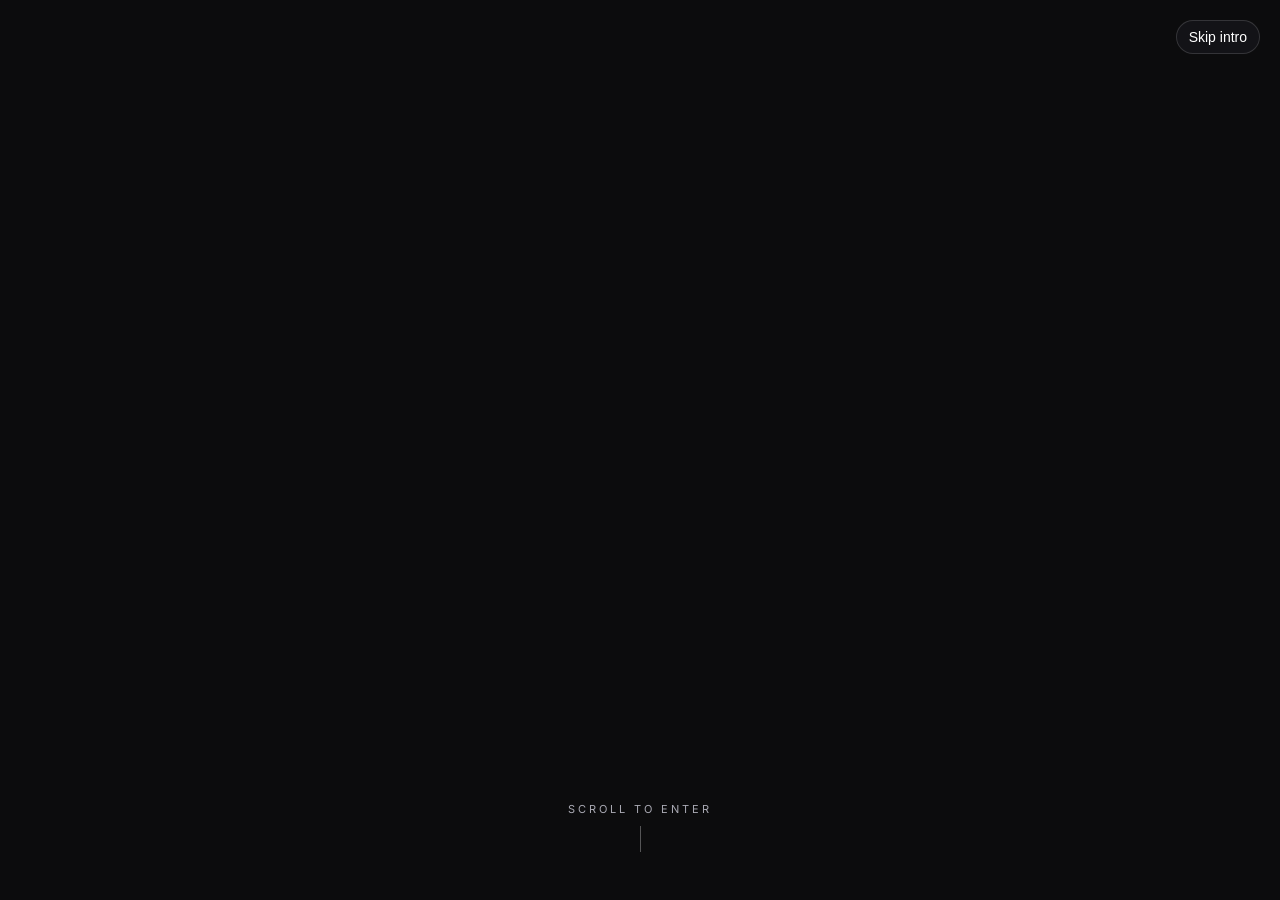
<file: Demos/Star Fall/d40-intro-animation-demo.html>
<!DOCTYPE html>
<html lang="en">
<head>
<meta charset="utf-8" />
<meta name="viewport" content="width=device-width,initial-scale=1" />
<title>D40 — Intro / Star Rain Demo</title>
<link rel="preconnect" href="https://fonts.gstatic.com" crossorigin>
<link href="https://fonts.googleapis.com/css2?family=Playfair+Display:wght@600;700&family=Inter:wght@400;500;600&display=swap" rel="stylesheet">
<style>
  :root {
    --bg: #0c0c0d;
    --surface: #131316;
    --text: #ffffff;
    --muted: #a9a9b3;
    --accent: #d7b77a; /* warm editorial gold */
    --card: #16161a;
    --shadow: 0 10px 30px rgba(0,0,0,.25);
    --radius: 14px;
    --ring: 0 0 0 2px rgba(215,183,122,.2);
  }
  [data-theme="light"] {
    --bg: #faf9f7;
    --surface: #ffffff;
    --text: #1b1b1b;
    --muted: #5e5e66;
    --accent: #3a4ad9;
    --card: #ffffff;
    --shadow: 0 10px 30px rgba(0,0,0,.08);
    --ring: 0 0 0 2px rgba(58,74,217,.12);
  }

  * { box-sizing: border-box; }
  html, body { height: 100%; }
  body {
    margin: 0;
    font-family: Inter, system-ui, -apple-system, Segoe UI, Roboto, Arial, sans-serif;
    color: var(--text);
    background: radial-gradient(1200px 600px at 70% -200px, rgba(215,183,122,.08), transparent 60%), var(--bg);
    letter-spacing: 0.1px;
  }

  /* Header (yours, unchanged) */
  .site-header {
    position: sticky; top: 0; z-index: 50;
    backdrop-filter: blur(10px);
    background: color-mix(in srgb, var(--bg) 80%, transparent);
    border-bottom: 1px solid color-mix(in srgb, var(--text) 12%, transparent);
  }
  .nav {
    max-width: 1700px; margin: 0 auto; padding: 14px 20px;
    display: flex; align-items: center; justify-content: space-between;
    gap: 16px;
  }
  .brand {
    display: flex; align-items: baseline; gap: 10px;
    text-decoration: none; color: var(--text);
    margin-bottom: -40px;
  }
  .brand img { margin-top: -10px; height: 60px; }
  .brand span {
    transform: translateY(-30px); margin-left: -5px;
    font-size: 25px; color: var(--text); /* fixed: was color:(--text) */
    text-transform: uppercase; letter-spacing: 2px;
  }
  .controls { display: flex; align-items: center; gap: 8px; }
  .btn {
    border: 1px solid color-mix(in srgb, var(--text) 14%, transparent);
    background: color-mix(in srgb, var(--card) 86%, transparent);
    color: var(--text); text-decoration: none;
    padding: 8px 12px; border-radius: 999px; cursor: pointer;
    transition: transform .2s ease, background .2s ease, border-color .2s ease;
    font-size: 14px;
  }
  .btn:hover { transform: translateY(-3px); }
  .btn:focus-visible { outline: none; box-shadow: var(--ring); }

  .sub-nav { max-width: 1100px; margin: 0 auto; padding: 0 10px; }
  .sub-nav ul { list-style: none; margin: 0; padding: 10px 0; display: flex; gap: 34px; justify-content: center; }
  .sub-nav ul li { margin: 0; }
  .sub-nav a { text-decoration: none; color: var(--text); font-weight: 500; transition: color .2s ease; }
  .sub-nav a:hover { color: var(--muted); }

  /* Placeholder "home page" content, standing in for your real page */
  .split {
    max-width: 1200px; margin: 0 auto; padding: 64px 20px;
    min-height: 72vh;
    display: grid; grid-template-columns: 1fr 1fr; align-items: center; gap: 40px;
  }
  .split .kicker { text-transform: uppercase; font-size: 11px; letter-spacing: 2px; color: var(--muted); margin: 0 0 10px; }
  .split h1 { font: 700 44px/1.1 "Playfair Display", serif; margin: 0 0 16px; }
  .split p.copy { color: var(--muted); font-size: 16px; line-height: 1.7; max-width: 46ch; }
  .split .mark { display: flex; justify-content: center; }
  .split .mark img { width: min(320px, 70%); opacity: .95; }
  @media (max-width: 800px) {
    .split { grid-template-columns: 1fr; text-align: center; }
    .split .mark img { width: min(220px, 60%); }
  }

  /* ============================================================
     INTRO / STAR-RAIN OVERLAY
     ============================================================ */

  html.intro-active, body.intro-active { overflow: hidden; height: 100%; }

  #intro-screen {
    position: fixed;
    inset: 0;
    z-index: 9999;
    background: var(--bg);
    overflow: hidden;
    display: flex;
    align-items: flex-end;
    justify-content: center;
    transition: transform 1.05s cubic-bezier(.22,.8,.2,1);
  }
  #intro-screen.leaving { transform: translateY(-100%); }

  .star-rain { position: absolute; inset: 0; pointer-events: none; }

  .rain-star {
    position: absolute;
    top: -12vh;
    left: 0;
    width: var(--size, 24px);
    height: var(--size, 24px);
    opacity: 0;
    animation: star-fall var(--dur, 3.2s) linear var(--wait, 0s) forwards;
    filter: drop-shadow(0 0 6px rgba(215,183,122,.25));
  }

  @keyframes star-fall {
    0%   { transform: translate3d(0, 0, 0) rotate(0deg); opacity: 0; }
    8%   { opacity: var(--op, .85); }
    85%  { opacity: var(--op, .85); }
    100% { transform: translate3d(var(--drift, 0px), 128vh, 0) rotate(var(--spin, 220deg)); opacity: 0; }
  }

  .intro-hint {
    position: relative;
    margin: 0 0 48px;
    color: var(--muted);
    font-size: 11px;
    letter-spacing: 3px;
    text-transform: uppercase;
    display: flex; flex-direction: column; align-items: center; gap: 10px;
    opacity: 0;
    animation: hint-in .6s ease 1.1s forwards;
  }
  .intro-hint::after {
    content: "";
    width: 1px; height: 26px;
    background: color-mix(in srgb, var(--text) 30%, transparent);
    display: block;
    animation: hint-line 1.6s ease-in-out infinite;
  }
  @keyframes hint-in { to { opacity: 1; } }
  @keyframes hint-line {
    0%, 100% { transform: scaleY(.4); opacity: .4; }
    50%      { transform: scaleY(1);  opacity: 1;  }
  }

  .intro-skip {
    position: fixed; top: 20px; right: 20px; z-index: 10000;
  }

  @media (prefers-reduced-motion: reduce) {
    #intro-screen, .rain-star, .intro-hint, .btn { animation: none !important; transition: none !important; }
  }
</style>
</head>
<body>

  <!-- ======================= INTRO OVERLAY ======================= -->
  <div id="intro-screen">
    <button class="btn intro-skip" id="introSkip" type="button">Skip intro</button>
    <div class="star-rain" id="starRain" aria-hidden="true"></div>
    <p class="intro-hint">Scroll to enter</p>
  </div>

  <!-- ======================= YOUR SITE ======================= -->
  <div id="page-content">

    <header class="site-header" role="banner">
      <nav class="nav" aria-label="primary-navigation">
        <a class="brand" href="..." aria-label="Home">
          <img src="[data-uri]" alt="">
          <span>Agency</span>
        </a>
        <div class="controls">
          <a class="btn" href="https://instagram.com/godhasdonia" target="_blank" rel="noopener">Get a Quote</a>
          <a class="btn" href="https://instagram.com/godhasdonia" target="_blank" rel="noopener">Log in</a>
          <a class="btn" href="https://instagram.com/godhasdonia" target="_blank" rel="noopener">Sign in</a>
        </div>
      </nav>
      <nav class="sub-nav" aria-label="Main navigation">
        <ul>
          <li><a href="#">Home</a></li>
          <li><a href="#">About</a></li>
          <li><a href="#">Services</a></li>
          <li><a href="#">Work</a></li>
          <li><a href="#">Contact</a></li>
        </ul>
      </nav>
    </header>

    <main class="split">
      <div>
        <p class="kicker">About D40 Agency</p>
        <h1>Placeholder headline — swap this for your real copy.</h1>
        <p class="copy">This block stands in for your About Us paragraph and sits beside the D40 mark, splitting the width of the page the way your sketch shows. Replace it with your real home page content — the intro above will sit on top of it either way.</p>
      </div>
      <div class="mark">
        <img src="[data-uri]" alt="D40 star mark">
      </div>
    </main>

  </div>

<script>
(function () {
  var introEl  = document.getElementById('intro-screen');
  var fieldEl  = document.getElementById('starRain');
  var skipBtn  = document.getElementById('introSkip');
  var htmlEl   = document.documentElement;
  var STAR_SRC = "[data-uri]";

  var reduceMotion = window.matchMedia('(prefers-reduced-motion: reduce)').matches;

  function rand(min, max) { return Math.random() * (max - min) + min; }

  var spawnTimer = null;
  var autoTimer  = null;
  var leaving    = false;

  // Creates one falling star and lets the CSS animation carry it down.
  function spawnStar() {
    var star = document.createElement('img');
    star.src = STAR_SRC;
    star.alt = '';
    star.className = 'rain-star';
    star.style.setProperty('--size',  rand(14, 36).toFixed(0) + 'px');
    star.style.left = rand(-2, 100) + 'vw';
    star.style.setProperty('--dur',   rand(2.6, 4.8).toFixed(2) + 's');
    star.style.setProperty('--wait',  rand(0, .25).toFixed(2) + 's');
    star.style.setProperty('--drift', rand(-70, 70).toFixed(0) + 'px');
    star.style.setProperty('--spin',  rand(120, 320).toFixed(0) + 'deg');
    star.style.setProperty('--op',    rand(.55, 1).toFixed(2));
    fieldEl.appendChild(star);
    star.addEventListener('animationend', function () { star.remove(); });
  }

  function startRain() {
    for (var i = 0; i < 26; i++) spawnStar();      // initial burst, screen isn't empty on paint
    spawnTimer = setInterval(spawnStar, 110);        // then keep raining
  }

  // Slides the intro up and off screen, revealing the home page bottom-to-top.
  function reveal() {
    if (leaving) return;
    leaving = true;
    clearInterval(spawnTimer);
    clearTimeout(autoTimer);
    introEl.classList.add('leaving');
    htmlEl.classList.remove('intro-active');
    document.body.classList.remove('intro-active');
    window.removeEventListener('wheel', reveal);
    window.removeEventListener('touchmove', reveal);
    window.removeEventListener('keydown', onKey);
    introEl.addEventListener('transitionend', function () { introEl.remove(); }, { once: true });
  }

  function onKey(e) {
    if (e.key === 'ArrowDown' || e.key === 'PageDown' || e.key === ' ') reveal();
  }

  if (reduceMotion) {
    introEl.remove(); // respect reduced-motion: skip straight to the home page
  } else {
    htmlEl.classList.add('intro-active');
    document.body.classList.add('intro-active');
    startRain();
    autoTimer = setTimeout(reveal, 2800);            // auto-advance if the user just waits
    window.addEventListener('wheel', reveal, { passive: true });
    window.addEventListener('touchmove', reveal, { passive: true });
    window.addEventListener('keydown', onKey);
    skipBtn.addEventListener('click', reveal);
  }
})();
</script>
</body>
</html>
</file>
<file: css/common.css>
/* 
   D40 — COMMON / SHARED STYLES
   Load this before each page's own stylesheet (e.g. home.css,
   about.css). Contains only things every page uses: variables,
   reset, header/nav, the headline line-reveal mechanism, the
   cursor-follow spotlight, and the footer.
   */

:root {
  --bg: #0c0c0d;
  --surface: #131316;
  --text: #ffffff;
  --muted: #a9a9b3;
  --accent: #048d10; 
  --card: #16161a;
  --shadow: 0 10px 30px rgba(0,0,0,.25);
  --radius: 14px;
  --ring: 0 0 0 2px rgba(215,183,122,.2);
}
 /*[data-theme="light"] {
  --bg: #faf9f7;
  --surface: #ffffff;
  --text: #1b1b1b;
  --muted: #5e5e66;
  --accent: #3a4ad9; refined cobalt for light mode 
  --card: #ffffff;
  --shadow: 0 10px 30px rgba(0,0,0,.08);
  --ring: 0 0 0 2px rgba(58,74,217,.12);
}*/

* { box-sizing: border-box; }
html, body { height: 100%; }
body {
  margin: 0;
  font-family: Inter, system-ui, -apple-system, Segoe UI, Roboto, Arial, sans-serif;
  color: var(--text);
  background: radial-gradient(1200px 600px at 70% -200px, rgba(215,183,122,.08), transparent 60%), var(--bg);
  letter-spacing: 0.1px;
}
/* D40 HEADER */

.site-header {
  position: sticky;
  top: 0;
  z-index: 50;
  backdrop-filter: blur(10px);
  background: color-mix( in srgb, var(--bg) 80%, transparent);
  border-bottom: 1px solid
  color-mix(in srgb, var(--text) 12%, transparent);
}


/* MAIN HEADER ROW */

.nav {
  max-width: 1700px;
  margin: 0 auto;
  padding: 14px 20px;
  display: flex;
  align-items: center;
  justify-content: space-between;
  gap: 16px;
}


/* D40 BRAND */

.brand {
  display: flex;
  align-items: baseline;
  gap: 10px;
  text-decoration: none;
  color: var(--text);
  margin-bottom: -40px;
}

.brand img {
  display: block;
  margin-top: -10px;
  height: 125px;
  width: auto;
}

.brand span {
  transform: translateY(-30px);
  margin-left: -5px;
  font-size: 22px;
  color: var(--text);
  text-transform: uppercase;
  letter-spacing: 2px;
}


/* DESKTOP "OUR" BUTTONS */

.controls {
  display: flex !important;
  align-items: center;
  gap: 8px;
}

.btn {
  border: 1px solid color-mix(in srgb, var(--text) 14%, transparent);
  background: color-mix(in srgb, var(--card) 86%, transparent);
  color: var(--text);
  text-decoration: none;
  padding: 10px 20px;
  border-radius: 999px;
  cursor: pointer;
  transition: transform .2s ease, background .2s ease, border-color .2s ease;
  font-size: 18px;
}

.btn:hover {
  transform: translateY(-3px);
}

.btn:focus-visible {
  outline: none;
  box-shadow: var(--ring);
}

/* DESKTOP PAGE NAVIGATION */

.sub-nav {
  max-width: 1100px;
  margin: 0 auto;
  padding: 0 10px;
}

.sub-nav ul {
  list-style: none;
  margin-bottom: 20px;
  padding: 10px 0;
  display: flex;
  gap: 34px;
  justify-content: center;
}

.sub-nav a {
  text-decoration: none;
  color: var(--text);
  font-weight: 500;
  font-size: 28px;
  transition: color .2s ease;
}

.sub-nav a:hover {
  color: var(--muted);
}

.sub-nav a[aria-current="page"] {
  color: var(--accent);
}


/* HAMBURGER IMPORTANT: HIDDEN ON DESKTOP */

.nav-toggle {
  display: none !important;
  all: unset;
  box-sizing: border-box;
  position: relative;
  width: 40px;
  height: 40px;
  flex-shrink: 0;
  cursor: pointer;
}

.nav-toggle:focus-visible {
  outline: none;
  box-shadow: var(--ring);
  border-radius: 8px;
}

.nav-toggle__bar {
  position: absolute;
  left: 7px;
  right: 7px;
  height: 2px;
  background: var(--text);
  border-radius: 2px;
  transition:
    transform .3s cubic-bezier(.22,.8,.2,1),
    opacity .3s ease,
    top .3s cubic-bezier(.22,.8,.2,1);
}

.nav-toggle__bar:nth-child(1) {
  top: 11px;
}

.nav-toggle__bar:nth-child(2) {
  top: 19px;
}

.nav-toggle__bar:nth-child(3) {
  top: 27px;
}

.nav-toggle[aria-expanded="true"]
.nav-toggle__bar:nth-child(1) {
  top: 19px;
  transform: rotate(45deg);
}

.nav-toggle[aria-expanded="true"]
.nav-toggle__bar:nth-child(2) {
  opacity: 0;
}

.nav-toggle[aria-expanded="true"]
.nav-toggle__bar:nth-child(3) {
  top: 19px;
  transform: rotate(-45deg);
}

/*MOBILE CONTROLS HIDDEN ON DESKTOP */

.mobile-controls {
  display: none !important;
}

/* MOBILE */

@media screen and (max-width: 860px) {

  /* HEADER ROW */

  .nav {
    width: 100%;
    max-width: none;
    height: 86px;
    padding: 10px 18px;
    display: flex;
    align-items: center;
    justify-content: space-between;
  }


  /* MOBILE BRAND */

  .brand {
    display: flex;
    align-items: center;
    gap: 8px;
    margin: 0;
    flex-shrink: 0;
  }

  .brand img {
    display: block;
    height: 65px;
    width: auto;
    margin: 0;
  }

  .brand span {
    transform: none;
    margin: 20px 0 0 0;
    font-size: 14px;
    line-height: 1;
    letter-spacing: 2px;
  }


  /* DESKTOP BUTTONS OFF */

  .controls {
    display: none !important;
  }


  /* HAMBURGER ON */

  .nav-toggle {
    display: block !important;
  }


  /* MOBILE MENU */

  .sub-nav-wrap {
    position: absolute;
    top: 100%;
    left: 0;
    right: 0;
    max-height: 0;
    overflow: hidden;
    visibility: hidden;
    background: color-mix(in srgb, var(--bg) 97%, transparent
    );
    backdrop-filter: blur(14px);
    border-bottom: 1px solid color-mix(in srgb, var(--text) 12%, transparent);
    transition: max-height .4s cubic-bezier(.22,.8,.2,1), visibility 0s linear .4s;
  }


  /* OPEN MOBILE MENU */

  .site-header.nav-open .sub-nav-wrap {
    max-height: 75vh;
    overflow-y: auto;
    visibility: visible;
    transition: max-height .4s cubic-bezier(.22,.8,.2,1), visibility 0s linear 0s;
  }


  /* MOBILE PAGE LINKS */

  .sub-nav {
    max-width: none;
    padding: 8px 18px 0;
  }

  .sub-nav ul {
    display: flex;
    flex-direction: column;
    align-items: stretch;
    gap: 0;
    margin: 0;
    padding: 0;
  }

  .sub-nav ul li a {
    display: block;
    padding: 17px 4px;
    font-size: 17px;
    font-weight: 500;
    color: var(--text);
    border-bottom: 1px solid color-mix(in srgb, var(--text) 8%, transparent);
  }


  /* MOBILE "OUR" BUTTONS*/

  .mobile-controls {
    display: flex !important;
    flex-direction: column;
    gap: 10px;
    padding: 20px 18px 24px;
  }

  .mobile-controls .btn {
    width: 100%;
    text-align: center;
    padding: 12px 18px;
  }

}

/* REDUCED MOTION */

@media (prefers-reduced-motion: reduce) {

  .sub-nav-wrap,
  .nav-toggle__bar {
    transition: none !important;
  }

}

/* Mouse-follow spotlight */
#cursor-light {
  position: fixed;
  top: 0; left: 0;
  z-index: -1;
  width: 640px;
  height: 640px;
  border-radius: 50%;
  pointer-events: none;
  background: radial-gradient(circle, color-mix(in srgb, var(--text) 10%, transparent) 0%, transparent 70%);
  filter: blur(60px);
  opacity: 0;
  transition: opacity .8s ease;
  will-change: transform;
}
#cursor-light.active { opacity: 1; }

/* Final CTA (shared signature moment — Home, About, and beyond) */
.final-cta {
  position: relative;
  overflow: hidden;
  isolation: isolate;
  background: #000;
  min-height: 100vh;
  min-height: 100svh;
  padding: 120px 20px;
  display: flex;
  align-items: center;
  justify-content: center;
  text-align: center;
}

.final-cta__star {
  position: absolute;
  top: 50%; left: 50%;
  width: min(60vw, 620px);
  transform: translate(-50%, -50%);
  z-index: 0;
  pointer-events: none;
  animation: cta-star-float 18s ease-in-out infinite;
}
.final-cta__star img {
  width: 100%;
  height: auto;
  opacity: .07;
  filter: blur(1px);
  animation: cta-star-breathe 8s ease-in-out infinite;
}

@keyframes cta-star-float {
  0%, 100% { transform: translate(-50%, -50%) translateY(0); }
  50%      { transform: translate(-50%, -50%) translateY(-16px); }
}
@keyframes cta-star-breathe {
  0%, 100% { opacity: .05; }
  50%      { opacity: .11; }
}

.final-cta__content {
  position: relative;
  z-index: 1;
  max-width: 760px;
  opacity: 0;
  transform: translateY(24px);
  transition: opacity .9s cubic-bezier(.22,.8,.2,1), transform .9s cubic-bezier(.22,.8,.2,1);
}
.final-cta.in-view .final-cta__content { opacity: 1; transform: translateY(0); }

.final-cta__headline { margin: 0 0 22px; font: 700 clamp(48px, 8vw, 104px)/1.05 "Playfair Display", serif; color: #fff; }
.final-cta__subhead { margin: 0 auto 22px; max-width: 480px; color: #a9a9b3; font-size: 17px; line-height: 1.6; }

.final-cta__actions {
  margin-top: 44px;
  display: flex;
  align-items: center;
  justify-content: center;
  flex-wrap: wrap;
  gap: 28px;
}

.cta-btn {
  display: inline-flex;
  align-items: center;
  gap: 10px;
  background: #fff;
  color: #000;
  font-weight: 600;
  font-size: 16px;
  letter-spacing: .3px;
  padding: 18px 34px;
  border-radius: 999px;
  text-decoration: none;
  transition: transform .3s cubic-bezier(.22,.8,.2,1), box-shadow .3s ease;
}
.cta-btn:hover { transform: translateY(-4px); box-shadow: 0 18px 40px rgba(0,0,0,.4); }
.cta-btn:focus-visible { outline: none; box-shadow: 0 0 0 2px rgba(255,255,255,.5); }
.cta-btn__arrow { transition: transform .3s ease; }
.cta-btn:hover .cta-btn__arrow { transform: translateX(4px); }

/* Secondary action, for pages with two CTAs — deliberately quieter than
   the solid .cta-btn so the two never compete for attention. */
.cta-btn--ghost {
  display: inline-flex;
  align-items: center;
  gap: 8px;
  color: #fff;
  text-decoration: none;
  font-size: 15px;
  font-weight: 600;
  border-bottom: 1px solid rgba(255,255,255,.3);
  padding-bottom: 3px;
  transition: color .25s ease, border-color .25s ease;
}
.cta-btn--ghost:hover { color: var(--accent); border-color: var(--accent); }
.cta-btn--ghost:focus-visible { outline: none; box-shadow: 0 0 0 2px rgba(255,255,255,.5); border-radius: 2px; }

.final-cta__services { margin: 56px 0 0; color: #6b6b74; font-size: 12px; letter-spacing: 2px; text-transform: uppercase; }
.final-cta__services span { margin: 0 14px; color: #3a3a40; }

@media (max-width: 600px) {
  .final-cta { padding: 100px 20px; }
  .final-cta__services span { display: block; margin: 12px 0; }
}

@media (prefers-reduced-motion: reduce) {
  .final-cta__star, .final-cta__star img { animation: none !important; }
  .final-cta__content, .cta-btn, .cta-btn--ghost { transition: none !important; }
  .final-cta__content { opacity: 1 !important; transform: none !important; }
}

/* Footer */
.site-footer {
  max-width: 1300px;
  margin: 0 auto;
  padding: 80px 20px 40px;
}
.footer__top {
  display: grid;
  grid-template-columns: 1.4fr 1fr 1fr;
  gap: 40px;
  padding-bottom: 56px;
  border-bottom: 1px solid color-mix(in srgb, var(--text) 10%, transparent);
}
.footer__brand { display: flex; flex-direction: column; gap: 10px; }
.footer__mark { height: 150px; width: 150px; opacity: .9; margin-left: -10px;}
.footer__tagline { margin: 0; color: var(--muted); font-size: 20px; }
.footer__col-label {
  margin: 0 0 16px;
  font-size: 18px; font-weight: 600; letter-spacing: 2px;
  text-transform: uppercase; color: var(--muted);
}
.footer__list { list-style: none; margin: 0; padding: 0; display: grid; gap: 10px; }
.footer__list a { color: var(--text); text-decoration: none; font-size: 18px; transition: color .2s ease; }
.footer__list a:hover { color: var(--accent); }
.footer__bottom {
  display: flex; align-items: center; justify-content: space-between;
  flex-wrap: wrap; gap: 16px; padding-top: 28px;
}
.footer__copy { margin: 0; color: var(--muted); font-size: 13px; }
.footer__location { color: color-mix(in srgb, var(--muted) 70%, transparent); }
.footer__social {
  color: var(--text); text-decoration: none; font-size: 16px; font-weight: 600; letter-spacing: .3px;
  padding-bottom: 2px;
  transition: color .2s ease, border-color .2s ease;
  margin-top: 30px;
}

@media (max-width: 700px) {
  .footer__top { grid-template-columns: 1fr; gap: 32px; }
  .footer__bottom { flex-direction: column; align-items: flex-start; }
}

@media (prefers-reduced-motion: reduce), (pointer: coarse) {
  #cursor-light { display: none; }
}
@media (prefers-reduced-motion: reduce) {
  .headline .line { opacity: 1; transform: none; animation: none !important; }
  .btn { transition: none !important; }
}
</file>
<file: css/home.css>
/*
   D40 — HOME PAGE STYLES
   Load common.css BEFORE this file. Everything here is
   specific to home.html: the hero, the intro star-rain
   overlay, and every section from Positioning down to the
   footer's home-page usage.
   */

/* Hero (the split-screen intro headline + star mark) */
.split {
  max-width: 1200px; margin: 0 auto; padding: 64px 20px;
  min-height: 72vh;
  display: grid; grid-template-columns: 1fr 1fr; align-items: center; gap: 40px;
}
.split .kicker { text-transform: uppercase; font-size: 18px; letter-spacing: 2px; color: var(--muted); margin: 0 0 10px; }
.split h1 { font: 700 48px/1.1 "Playfair Display", serif; margin: 0 0 16px; }
.split .line { color: var(--muted); font-size: 22px; line-height: 1.7; max-width: 46ch; }
.split .mark { display: flex; justify-content: center; }
.split .mark img { width: min(320px, 70%); opacity: .95; }
@media (max-width: 800px) {
  .split { grid-template-columns: 1fr; text-align: center; }
  .split .mark img { width: min(220px, 60%); }
}

/* Floating star mark — subtle drift + glow pulse */
.split .mark img {
  animation: star-float 1.5s ease-in-out infinite;
  will-change: transform, filter;
}
@keyframes star-float {
  0%, 100% { transform: translateY(0); }
  50%      { transform: translateY(-3px); }
}
@keyframes star-glow {
  0%, 100% { filter: drop-shadow(0 0 0 transparent); }
  50%      { filter: drop-shadow(0 0 10px color-mix(in srgb, var(--accent) 45%, transparent)); }
}
@media (prefers-reduced-motion: reduce) {
  .split .mark img { animation: none !important; }
}

/* INTRO / STAR-RAIN OVERLAY (home page only) */

html.intro-active, body.intro-active { overflow: hidden; height: 100%; }

#intro-screen {
  position: fixed;
  inset: 0;
  z-index: 9999;
  background: var(--bg);
  overflow: hidden;
  display: flex;
  align-items: flex-end;
  justify-content: center;
  transition: opacity 1.2s ease;
}
#intro-screen.leaving {
  opacity: 0;
  pointer-events: none; /* let scroll/clicks reach the home page underneath while it's fading */
}

.star-rain { position: absolute; inset: 0; pointer-events: none; }

.rain-star {
  position: absolute;
  top: 0; left: 0;
  will-change: transform;
  filter: drop-shadow(0 0 6px rgba(215,183,122,.25));
  pointer-events: none; /* the cursor pushes stars via JS proximity, not by hovering the img itself */
}

.intro-hint {
  position: relative;
  margin: 0 0 48px;
  color: var(--muted);
  font-size: 11px;
  letter-spacing: 3px;
  text-transform: uppercase;
  display: flex; flex-direction: column; align-items: center; gap: 10px;
  opacity: 0;
  animation: hint-in .6s ease 1.1s forwards;
}
.intro-hint::after {
  content: "";
  width: 1px; height: 26px;
  background: color-mix(in srgb, var(--text) 30%, transparent);
  display: block;
  animation: hint-line 1.6s ease-in-out infinite;
}
@keyframes hint-in { to { opacity: 1; } }
@keyframes hint-line {
  0%, 100% { transform: scaleY(.4); opacity: .4; }
  50%      { transform: scaleY(1);  opacity: 1;  }
}

.intro-skip {
  position: fixed; top: 20px; right: 20px; z-index: 10000;
}

@media (prefers-reduced-motion: reduce) {
  #intro-screen, .rain-star, .intro-hint { animation: none !important; transition: none !important; }
}

/* Positioning (trust statement + 3 points) */
.positioning {
  max-width: 1100px;
  margin: 0 auto;
  padding: 100px 20px 120px;
  border-top: 1px solid color-mix(in srgb, var(--text) 10%, transparent);
}
.positioning__intro { max-width: 640px; margin: 0 auto 64px; text-align: center; }
.positioning__headline {
  margin: 0 0 16px;
  font: 600 44px/1.3 "Playfair Display";
  text-transform: uppercase;
  letter-spacing: 0.5px;
}
.positioning__copy { margin: 0; color: var(--muted); font-size: 22px; line-height: 1.7; }
.positioning__points { display: grid; grid-template-columns: repeat(3, 1fr); gap: 40px; text-align: center; }
.positioning__point { padding: 24px 12px 0; border-top: 1px solid color-mix(in srgb, var(--text) 10%, transparent); }
.positioning__label { margin: 0 0 16px; font-size: 18px; font-weight: 600; letter-spacing: 2px; text-transform: uppercase; color: var(--accent); }
.positioning__detail { margin: 0; font-size: 21px; color: var(--text); }

@media (max-width: 800px) {
  .positioning__points { grid-template-columns: 1fr; gap: 28px; }
}

.positioning__intro,
.positioning__point {
  opacity: 0;
  transform: translateY(18px);
  transition: opacity .7s cubic-bezier(.22,.8,.2,1), transform .7s cubic-bezier(.22,.8,.2,1);
}
.positioning.in-view .positioning__intro,
.positioning.in-view .positioning__point {
  opacity: 1;
  transform: translateY(0);
}
.positioning.in-view .positioning__point:nth-child(1) { transition-delay: 200ms; }
.positioning.in-view .positioning__point:nth-child(2) { transition-delay: 350ms; }
.positioning.in-view .positioning__point:nth-child(3) { transition-delay: 500ms; }

@media (prefers-reduced-motion: reduce) {
  .positioning__intro, .positioning__point { opacity: 1; transform: none; transition: none !important; }
}

/* Services */
.services { max-width: 1300px; margin: -60px auto; padding: 120px 20px 140px; }
.services__intro { max-width: 640px; margin: 0 auto 72px; text-align: center; }
.services__kicker { text-transform: uppercase; font-size: 18px; letter-spacing: 2px; color: var(--muted); margin: 0 0 14px; }
.services__headline { margin: 0 0 16px; font: 700 44px/1.15 "Playfair Display", serif; }
.services__copy { margin: 0; color: var(--muted); font-size: 22px; line-height: 1.7; }

.services__grid { display: flex; gap: 24px; align-items: flex-start; }

.service-card {
  flex: 1 1 0;
  display: flex;
  flex-direction: column;
  background: var(--card);
  border: 1px solid color-mix(in srgb, var(--text) 10%, transparent);
  border-radius: var(--radius);
  box-shadow: var(--shadow);
  overflow: hidden;
  transition: flex-grow .5s cubic-bezier(.22,.8,.2,1), border-color .3s ease;
}

.services__grid:hover .service-card,
.services__grid:has(.service-card.is-open) .service-card {
  flex-grow: 0.85;
}
.services__grid:hover .service-card:hover,
.services__grid:has(.service-card.is-open) .service-card.is-open {
  flex-grow: 1.3;
  border-color: color-mix(in srgb, var(--accent) 40%, transparent);
}

.service-card__toggle {
  all: unset;
  box-sizing: border-box;
  cursor: pointer;
  display: flex;
  flex-direction: column;
  justify-content: space-between;
  gap: 24px;
  min-height: 360px;
  padding: 36px 32px;
}
.service-card__toggle:focus-visible { outline: none; box-shadow: inset var(--ring); }

.service-card__header { display: flex; align-items: baseline; gap: 12px; }
.service-card__index { font-size: 17px; font-weight: 600; letter-spacing: 1px; color: var(--accent); }
.service-card__label { font: 700 21px/1.3 "Playfair Display", serif; text-transform: uppercase; letter-spacing: 1.5px; }
.service-card__tagline { color: var(--muted); font-size: 25px; line-height: 1.6; }

.service-card__icon { align-self: flex-end; position: relative; width: 22px; height: 22px; flex-shrink: 0; transition: transform .35s ease; }
.service-card__icon::before, .service-card__icon::after { content: ""; position: absolute; top: 50%; left: 50%; background: var(--text); }
.service-card__icon::before { width: 22px; height: 1px; transform: translate(-50%, -50%); }
.service-card__icon::after  { width: 1px; height: 22px; transform: translate(-50%, -50%); }
.service-card:hover .service-card__icon,
.service-card.is-open .service-card__icon { transform: rotate(45deg); }

.service-card__detail {
  display: grid;
  grid-template-rows: 0fr;
  transition: grid-template-rows .5s cubic-bezier(.22,.8,.2,1);
}
.service-card:hover .service-card__detail,
.service-card:focus-within .service-card__detail,
.service-card.is-open .service-card__detail { grid-template-rows: 1fr; }
.service-card__detail-inner { overflow: hidden; }

.service-card__desc { margin: 0; padding: 0 32px; color: var(--muted); font-size: 21px; line-height: 1.7; }
.service-card__list { list-style: none; margin: 20px 0 0; padding: 0 32px; display: grid; gap: 10px; }
.service-card__list li { font-size: 20px; padding-left: 22px; position: relative; }
.service-card__list li::before { content: "✓"; position: absolute; left: 0; color: var(--accent); }

.service-card__link {
  display: block;
  margin: 28px 32px 32px;
  color: var(--text);
  text-decoration: none;
  font-size: 18px;
  font-weight: 600;
  width: fit-content;
  border-bottom: 1px solid color-mix(in srgb, var(--text) 25%, transparent);
  padding-bottom: 2px;
  transition: border-color .2s ease, color .2s ease;
}
.service-card__link:hover { color: var(--accent); border-color: var(--accent); }

@media (max-width: 900px) {
  .services__grid { flex-direction: column; }
  .services__grid:hover .service-card,
  .services__grid:hover .service-card:hover,
  .services__grid:has(.service-card.is-open) .service-card,
  .services__grid:has(.service-card.is-open) .service-card.is-open {
    flex-grow: 1;
  }
}

@media (prefers-reduced-motion: reduce) {
  .service-card, .service-card__detail, .service-card__icon { transition: none !important; }
}

/* The D40 Approach */
.approach {
  max-width: 900px;
  margin: 0 auto;
  padding: 120px 20px 140px;
  border-top: 1px solid color-mix(in srgb, var(--text) 10%, transparent);
}
.approach__intro { max-width: 640px; margin: 0 auto 72px; text-align: center; }
.approach__kicker { text-transform: uppercase; font-size: 18px; letter-spacing: 2px; color: var(--muted); margin: 0 0 14px; }
.approach__headline { margin: 0 0 16px; font: 700 44px/1.15 "Playfair Display", serif; }
.approach__copy { margin: 0; color: var(--muted); font-size: 22px; line-height: 1.7; }

.approach__steps { position: relative; display: flex; flex-direction: column; }
.approach__steps::before {
  content: "";
  position: absolute;
  top: 28px; bottom: 28px; left: 36px;
  width: 1px;
  background: color-mix(in srgb, var(--text) 12%, transparent);
  z-index: 0;
}

.approach-step { position: relative; border-top: 1px solid color-mix(in srgb, var(--text) 10%, transparent); }
.approach-step:last-child { border-bottom: 1px solid color-mix(in srgb, var(--text) 10%, transparent); }

.approach-step__toggle {
  all: unset;
  box-sizing: border-box;
  width: 100%;
  cursor: pointer;
  display: grid;
  grid-template-columns: 56px 1fr 22px;
  align-items: center;
  gap: 20px;
  padding: 28px 8px;
}
.approach-step__toggle:focus-visible { outline: none; box-shadow: var(--ring); border-radius: 8px; }

.approach-step__index {
  position: relative;
  z-index: 1;
  background: var(--bg);
  font-size: 18px; font-weight: 600; letter-spacing: 1px; color: var(--accent);
}
.approach-step__heading { display: flex; flex-direction: column; gap: 6px; text-align: left; }
.approach-step__label { font: 700 28px/1.3 "Playfair Display", serif; text-transform: uppercase; letter-spacing: .5px; }
.approach-step__tagline { color: var(--muted); font-size: 20px; line-height: 1.5; }

.approach-step__icon { position: relative; width: 22px; height: 22px; justify-self: end; transition: transform .35s ease; }
.approach-step__icon::before, .approach-step__icon::after { content: ""; position: absolute; top: 50%; left: 50%; background: var(--text); }
.approach-step__icon::before { width: 22px; height: 1px; transform: translate(-50%, -50%); }
.approach-step__icon::after  { width: 1px; height: 22px; transform: translate(-50%, -50%); }
.approach-step.is-open .approach-step__icon { transform: rotate(45deg); }

.approach-step__detail {
  display: grid;
  grid-template-rows: 0fr;
  transition: grid-template-rows .5s cubic-bezier(.22,.8,.2,1);
}
.approach-step.is-open .approach-step__detail { grid-template-rows: 1fr; }
.approach-step__detail-inner { overflow: hidden; }

.approach-step__desc { margin: 0 0 16px; padding: 0 8px 0 84px; color: var(--muted); font-size: 20px; line-height: 1.7; }
.approach-step__list-label { margin: 4px 0 12px; padding: 0 8px 0 84px; font-size: 17px; font-weight: 600; letter-spacing: .5px; text-transform: uppercase; }
.approach-step__list { list-style: none; margin: 0 0 16px; padding: 0 8px 0 84px; display: grid; gap: 10px; }
.approach-step__list li { font-size: 18px; padding-left: 20px; position: relative; color: var(--muted); }
.approach-step__list li::before { content: "—"; position: absolute; left: 0; color: var(--accent); }

.approach-step__outcome {
  margin: 8px 0 32px;
  padding: 20px 8px 0 84px;
  font-size: 18px;
  line-height: 1.6;
  border-top: 1px dashed color-mix(in srgb, var(--text) 16%, transparent);
}
.approach-step__outcome span { color: var(--accent); font-weight: 600; }

.approach__close { max-width: 560px; margin: 72px auto 0; text-align: center; }
.approach__close-line { margin: 0 0 10px; font: 700 40px/1.3 "Playfair Display", serif; }
.approach__close-copy { margin: 0; color: var(--muted); font-size: 22px; line-height: 1.7; }

@media (max-width: 600px) {
  .approach__steps::before { display: none; }
  .approach-step__toggle { grid-template-columns: 40px 1fr 20px; gap: 12px; padding: 24px 8px; }
  .approach-step__desc, .approach-step__list-label, .approach-step__list, .approach-step__outcome { padding-left: 8px; }
}

@media (prefers-reduced-motion: reduce) {
  .approach-step, .approach-step__detail, .approach-step__icon { transition: none !important; }
}

/* Why D40 */
.why {
  max-width: 1100px;
  margin: 0 auto;
  padding: 120px 20px 140px;
  border-top: 1px solid color-mix(in srgb, var(--text) 10%, transparent);
}
.why__statement { max-width: 720px; margin: 0 auto 80px; text-align: center; }
.why__headline { margin: 0; font: 700 34px/1.4 Inter, serif; }
.why__headline .line:nth-child(1) { color: var(--muted); font-size: 30px; }
.why__headline .line:nth-child(2) { color: var(--text); font-size: 34px;}

.why__points { display: grid; grid-template-columns: repeat(4, 1fr); gap: 40px; }
.why__point { text-align: left; padding-top: 20px; border-top: 1px solid color-mix(in srgb, var(--text) 10%, transparent); }
.why__index { margin: 0 0 14px; font-size: 16px; font-weight: 600; letter-spacing: 2px; color: var(--accent); }
.why__label { margin: 0 0 8px; font: 700 22px/1.3 "Playfair Display", serif; }
.why__detail { margin: 0; color: var(--muted); font-size: 22px; line-height: 1.6; }

@media (max-width: 900px) { .why__points { grid-template-columns: repeat(2, 1fr); gap: 32px; } }
@media (max-width: 500px) { .why__points { grid-template-columns: 1fr; } }

.why__point {
  opacity: 0;
  transform: translateY(18px);
  transition: opacity .7s cubic-bezier(.22,.8,.2,1), transform .7s cubic-bezier(.22,.8,.2,1);
}
.why.in-view .why__point { opacity: 1; transform: translateY(0); }
.why.in-view .why__point:nth-child(1) { transition-delay: 900ms;  }
.why.in-view .why__point:nth-child(2) { transition-delay: 1050ms; }
.why.in-view .why__point:nth-child(3) { transition-delay: 1200ms; }
.why.in-view .why__point:nth-child(4) { transition-delay: 1350ms; }

@media (prefers-reduced-motion: reduce) {
  .why__point { opacity: 1; transform: none; transition: none !important; }
}
</file>
<file: css/about.css>
/* 
   D40 — ABOUT PAGE STYLES
   Load common.css BEFORE this file.
    */

.about-hero {
  max-width: 1200px;
  margin: 0 auto;
  padding: 64px 20px;
  min-height: 80vh;
  display: grid;
  grid-template-columns: 1fr 1fr;
  align-items: center;
  gap: 60px;
}

.about-hero__kicker { text-transform: uppercase; font-size: 18px; letter-spacing: 2px; color: var(--muted); margin: 0 0 16px; }
.about-hero__headline { margin: 0 0 24px; font: 700 48px/1.2 "Playfair Display", serif; }

.about-hero__copy {
  margin: 0;
  max-width: 46ch;
  color: var(--muted);
  font-size: 22px;
  line-height: 1.75;
  opacity: 0;
  transform: translateY(14px);
  transition: opacity .7s cubic-bezier(.22,.8,.2,1) .65s, transform .7s cubic-bezier(.22,.8,.2,1) .65s;
}
.about-hero.reveal-in .about-hero__copy { opacity: 1; transform: translateY(0); }

.about-hero__mark { display: flex; justify-content: center; }

/* The "materialize" effect: hidden behind a mask + blurred, then wiped
   into view left-to-right while it snaps into focus. Not literal
   stroke-by-stroke construction — that needs an SVG with separate
   letterform paths, which this PNG doesn't have. */
.about-hero__mark-img {
  width: min(360px, 70%);
  height: auto;
  opacity: 0;
  transform: scale(.97);
  filter: blur(6px);
  -webkit-mask-image: linear-gradient(90deg, #000 88%, transparent 100%);
          mask-image: linear-gradient(90deg, #000 88%, transparent 100%);
  -webkit-mask-repeat: no-repeat;
          mask-repeat: no-repeat;
  -webkit-mask-size: 0% 100%;
          mask-size: 0% 100%;
}
.about-hero.reveal-in .about-hero__mark-img {
  animation: mark-construct 2s cubic-bezier(.22,.8,.2,1) .3s forwards;
}
@keyframes mark-construct {
  0%   { opacity: 1; transform: scale(.97); filter: blur(6px); -webkit-mask-size: 0% 100%;   mask-size: 0% 100%; }
  75%  { filter: blur(3px); }
  100% { opacity: 1; transform: scale(1);   filter: blur(0);   -webkit-mask-size: 100% 100%; mask-size: 100% 100%; }
}

@media (max-width: 900px) {
  .about-hero { grid-template-columns: 1fr; text-align: center; padding-top: 40px; }
  .about-hero__copy { margin-left: auto; margin-right: auto; }
  .about-hero__mark { order: -1; }
  .about-hero__mark-img { width: min(240px, 60%); }
}

@media (prefers-reduced-motion: reduce) {
  .about-hero__copy, .about-hero__mark-img {
    transition: none !important; animation: none !important;
    opacity: 1 !important; transform: none !important; filter: none !important;
    -webkit-mask-image: none !important; mask-image: none !important;
  }
}

/* Why D40 Exists */

/*
.why-exists {
  max-width: 900px;
  margin: -15px auto;
  padding: 120px 20px 140px;
  border-top: 1px solid color-mix(in srgb, var(--text) 10%, transparent);
  text-align: center;
}

.why-exists__intro { max-width: 640px; margin: 0 auto 64px; }
.why-exists__kicker { text-transform: uppercase; font-size: 18px; letter-spacing: 2px; color: var(--muted); margin: 0 0 14px; }
.why-exists__headline { margin: 0 0 32px; font: 700 48px/1.15 "Playfair Display", serif; }

.why-exists__setup .line:nth-child(1) { color: var(--muted); font-size: 22px; }
.why-exists__setup .line:nth-child(2) { color: var(--text); font-size: 24px; font-weight: 600; margin-top: 6px; }

.why-exists__philosophy { max-width: 720px; margin: -20px auto 32px; }
.why-exists__philosophy .line {
  font: italic 400 28px/1.5 "Playfair Display", serif;
  color: var(--text);
}

.why-exists__explain {
  max-width: 620px;
  margin: 0 auto 56px;
  color: var(--muted);
  font-size: 20px;
  line-height: 1.8;
}

.why-exists__payoff { margin: 0; font: 700 clamp(26px, 4vw, 38px)/1.3 Inter, serif; }
.why-exists__brand { color: var(--text); }

Reveal sequence: headline settles, then the setup, then the
   philosophy triplet cascades, then the explanation, then the
   payoff lands last — same order the copy reads in. 
.why-exists__setup .line,
.why-exists__philosophy .line { display: block; }

.why-exists__headline,
.why-exists__setup .line,
.why-exists__philosophy .line,
.why-exists__explain,
.why-exists__payoff {
  opacity: 0;
  transform: translateY(16px);
  transition: opacity .7s cubic-bezier(.22,.8,.2,1), transform .7s cubic-bezier(.22,.8,.2,1);
}

.why-exists.in-view .why-exists__headline,
.why-exists.in-view .why-exists__setup .line,
.why-exists.in-view .why-exists__philosophy .line,
.why-exists.in-view .why-exists__explain,
.why-exists.in-view .why-exists__payoff {
  opacity: 1;
  transform: translateY(0);
}

.why-exists.in-view .why-exists__headline { transition-delay: 100ms; }
.why-exists.in-view .why-exists__setup .line:nth-child(1) { transition-delay: 300ms; }
.why-exists.in-view .why-exists__setup .line:nth-child(2) { transition-delay: 450ms; }
.why-exists.in-view .why-exists__philosophy .line:nth-child(1) { transition-delay: 700ms; }
.why-exists.in-view .why-exists__philosophy .line:nth-child(2) { transition-delay: 850ms; }
.why-exists.in-view .why-exists__philosophy .line:nth-child(3) { transition-delay: 1000ms; }
.why-exists.in-view .why-exists__explain { transition-delay: 1250ms; }
.why-exists.in-view .why-exists__payoff  { transition-delay: 1500ms; }

@media (max-width: 700px) {
  .why-exists__philosophy .line { font-size: 22px; }
}

@media (prefers-reduced-motion: reduce) {
  .why-exists__headline,
  .why-exists__setup .line,
  .why-exists__philosophy .line,
  .why-exists__explain,
  .why-exists__payoff {
    opacity: 1; transform: none; transition: none !important;
  }
} */

/* Pillars Section*/

/* What D40 Actually Is (Build / Discover / Scale) */
.pillars {
  max-width: 1100px;
  margin: 0 auto;
  padding: 120px 20px 0;
  border-top: 1px solid color-mix(in srgb, var(--text) 10%, transparent);
}

.pillars__intro { max-width: 720px; margin: 0 auto 80px; text-align: center; }
.pillars__kicker { text-transform: uppercase; font-size: 18px; letter-spacing: 2px; color: var(--muted); margin: 0 0 14px; }
.pillars__headline { margin: 0 0 24px; font: 700 48px/1.15 "Playfair Display", serif; }
.pillars__lead { margin: 0 0 18px; color: var(--muted); font-size: 18px; line-height: 1.8; }
.pillars__lead:last-child { margin-bottom: 0; }

.pillars__stack { display: flex; flex-direction: column; }
.pillars__arrow { text-align: center; color: color-mix(in srgb, var(--text) 30%, transparent); font-size: 20px; padding: 4px 0; }

.pillar { border-top: 1px solid color-mix(in srgb, var(--text) 10%, transparent); transition: opacity .5s ease; }
.pillars__stack.has-active .pillar:not(.is-active) { opacity: .4; }

.pillar__toggle {
  box-sizing: border-box;
  width: 100%;
  display: flex;
  align-items: baseline;
  gap: 24px;
  padding: 36px 8px;
}
.pillar__toggle:focus-visible { outline: none; box-shadow: inset var(--ring); border-radius: 8px; }

.pillar__index { font-size: 22px; font-weight: 600; letter-spacing: 1px; color: var(--accent); }
.pillar__name { font: 700 clamp(32px, 6vw, 58px)/1 "Playfair Display", serif; text-transform: uppercase; letter-spacing: 1px; }
.pillar__tagline { margin-left: auto; color: var(--muted); font-size: 18px; text-align: right; max-width: 260px; }

.pillar__detail {
  display: grid;
  grid-template-rows: 0fr;
  transition: grid-template-rows .6s cubic-bezier(.22,.8,.2,1);
}
.pillar.is-active .pillar__detail { grid-template-rows: 1fr; }
.pillar__detail-inner { overflow: hidden; }

.pillar__lead-line { margin: 0 0 20px; padding: 0 8px; font: 600 24px/1.4 "Playfair Display", serif; }
.pillar__desc { margin: 0 0 25px; padding: 0 8px; color: var(--muted); font-size: 20px; line-height: 1.75; max-width: 68ch; }
.pillar__list-label { margin: 8px 0 14px; padding: 0 8px; font-size: 18px; font-weight: 600; letter-spacing: .5px; text-transform: uppercase; }
.pillar__list { list-style: none; margin: 0 0 24px; padding: 0 8px; display: grid; grid-template-columns: repeat(2, 1fr); gap: 10px 24px; }
.pillar__list li { font-size: 18px; padding-left: 20px; position: relative; color: var(--muted); }
.pillar__list li::before { content: "— "; position: absolute; left: 0; color: var(--accent); }

.pillar__objective {
  margin: 0 0 40px;
  padding: 20px 8px 0;
  font-size: 20px;
  line-height: 1.6;
  border-top: 1px dashed color-mix(in srgb, var(--text) 16%, transparent);
}
.pillar__objective span { color: var(--accent); font-weight: 600; }

@media (max-width: 700px) {
  .pillar__toggle { flex-wrap: wrap; gap: 8px; padding: 28px 8px; }
  .pillar__tagline { margin-left: 0; text-align: left; max-width: none; }
  .pillar__list { grid-template-columns: 1fr; }
}

.pillars__connector { max-width: 900px; margin: 72px auto 0; text-align: center; padding: 0 20px; }
.pillars__connector-text { margin: 0 0 20px; color: var(--muted); font-size: 22px; line-height: 1.8; }
.pillars__connector-line { margin: 0; font: 700 26px/1.4 "Playfair Display", serif; }

.pillars__bigger-idea {
  max-width: 720px;
  margin: 96px auto 0;
  padding: 72px 20px 120px;
  text-align: center;
  border-top: 1px solid color-mix(in srgb, var(--text) 10%, transparent);
}
.pillars__bigger-kicker { text-transform: uppercase; font-size: 18px; letter-spacing: 2px; color: var(--muted); margin: 0 0 28px; }
.pillars__bigger-statement { margin: 0 0 32px; }
.pillars__bigger-statement .line { display: block; font: 400 24px/1.6 "Playfair Display", serif; color: var(--text); margin-bottom: 14px; }
.pillars__bigger-close { margin: 0 0 25px; color: var(--muted); font-size: 22px; }
.pillars__bigger-final { margin: 0; font: 700 clamp(28px, 4.5vw, 42px)/1.3 "Playfair Display", serif; color: var(--text); }

.pillars__stack.static .pillar__detail { grid-template-rows: 1fr; }

@media (prefers-reduced-motion: reduce) {
  .pillar, .pillar__detail { transition: none !important; }
}

/* Our Philosophy */
.philosophy {
  max-width: 1200px;
  margin: 0 auto;
  padding: 120px 20px 140px;
  border-top: 1px solid color-mix(in srgb, var(--text) 10%, transparent);
}

.philosophy__intro {
  max-width: 680px;
  margin: 0 auto 72px;
  text-align: center;
  opacity: 0;
  transform: translateY(18px);
  transition: opacity .7s cubic-bezier(.22,.8,.2,1), transform .7s cubic-bezier(.22,.8,.2,1);
}
.philosophy.in-view .philosophy__intro { opacity: 1; transform: translateY(0); }

.philosophy__kicker { text-transform: uppercase; font-size: 18px; letter-spacing: 2px; color: var(--muted); margin: 0 0 14px; }
.philosophy__headline { margin: 0 0 20px; font: 700 44px/1.15 "Playfair Display", serif; }
.philosophy__lead { margin: 0 0 14px; color: var(--muted); font-size: 22px; line-height: 1.75; }
.philosophy__lead:last-child { margin-bottom: 0; }

.philosophy__grid { display: grid; grid-template-columns: repeat(2, 1fr); gap: 20px; }
.philosophy__grid.has-open .principle:not(.is-open) { opacity: .5; }

.principle {
  grid-column: span 1;
  background: var(--card);
  border: 1px solid color-mix(in srgb, var(--text) 10%, transparent);
  border-radius: var(--radius);
  box-shadow: var(--shadow);
  overflow: hidden;
  opacity: 0;
  transform: translateY(16px);
  transition: opacity .5s ease, transform .5s cubic-bezier(.22,.8,.2,1), border-color .3s ease;
}
.philosophy.in-view .principle { opacity: 1; transform: translateY(0); }
.philosophy.in-view .principle:nth-child(1) { transition-delay: 0ms;   }
.philosophy.in-view .principle:nth-child(2) { transition-delay: 70ms;  }
.philosophy.in-view .principle:nth-child(3) { transition-delay: 140ms; }
.philosophy.in-view .principle:nth-child(4) { transition-delay: 210ms; }
.philosophy.in-view .principle:nth-child(5) { transition-delay: 280ms; }
.philosophy.in-view .principle:nth-child(6) { transition-delay: 350ms; }
.philosophy.in-view .principle:nth-child(7) { transition-delay: 420ms; }
.philosophy.in-view .principle:nth-child(8) { transition-delay: 490ms; }

.principle.is-open {
  grid-column: 1 / -1;
  border-color: color-mix(in srgb, var(--accent) 40%, transparent);
}

.principle__toggle {
  all: unset;
  box-sizing: border-box;
  width: 100%;
  cursor: pointer;
  display: grid;
  grid-template-columns: 44px 1fr 22px;
  align-items: start;
  gap: 16px;
  padding: 28px;
}
.principle__toggle:focus-visible { outline: none; box-shadow: inset var(--ring); }

.principle__index { font-size: 18px; font-weight: 600; letter-spacing: 1px; color: var(--accent); }

.principle__heading { display: flex; flex-direction: column; gap: 8px; }
.principle__title { font: 700 23px/1.35 "Playfair Display", serif; }
.principle__hook { color: var(--muted); font-size: 18px; line-height: 1.6; }

.principle__icon { position: relative; width: 20px; height: 20px; margin-top: 2px; transition: transform .35s ease; }
.principle__icon::before, .principle__icon::after { content: ""; position: absolute; top: 50%; left: 50%; background: var(--text); }
.principle__icon::before { width: 20px; height: 1px; transform: translate(-50%, -50%); }
.principle__icon::after  { width: 1px; height: 20px; transform: translate(-50%, -50%); }
.principle.is-open .principle__icon { transform: rotate(45deg); }

.principle__detail {
  display: grid;
  grid-template-rows: 0fr;
  transition: grid-template-rows .5s cubic-bezier(.22,.8,.2,1);
}
.principle.is-open .principle__detail { grid-template-rows: 1fr; }
.principle__detail-inner { overflow: hidden; }

.principle__desc { margin: 0 0 16px; padding: 0 28px; color: var(--muted); font-size: 18px; line-height: 1.75; max-width: 68ch; }
.principle__desc:last-child { margin-bottom: 28px; }

.principle__mantra {
  margin: 4px 28px 20px;
  padding: 12px 18px;
  display: inline-block;
  font-size: 16px;
  font-weight: 600;
  letter-spacing: .5px;
  color: var(--accent);
  border: 1px dashed color-mix(in srgb, var(--accent) 40%, transparent);
  border-radius: 999px;
}

.principle__fragments { list-style: none; margin: 0 0 16px; padding: 0 28px; display: grid; gap: 8px; }
.principle__fragments li { font-size: 15px; color: var(--muted); padding-left: 20px; position: relative; }
.principle__fragments li::before { content: "—"; position: absolute; left: 0; color: var(--accent); }

@media (max-width: 800px) {
  .philosophy__grid { grid-template-columns: 1fr; }
  .principle.is-open { grid-column: 1; }
}

@media (prefers-reduced-motion: reduce) {
  .philosophy__intro, .principle, .principle__detail, .principle__icon { transition: none !important; }
  .philosophy__intro, .principle { opacity: 1 !important; transform: none !important; }
}

/* Where We're Going */
.going {
  max-width: 760px;
  margin: 0 auto;
  padding: 120px 20px 140px;
  border-top: 1px solid color-mix(in srgb, var(--text) 10%, transparent);
  text-align: center;
}

.going__intro { margin: 0 0 32px; }
.going__kicker { text-transform: uppercase; font-size: 18px; letter-spacing: 2px; color: var(--muted); margin: 0 0 14px; }
.going__headline { margin: 0; font: 700 clamp(28px, 4.5vw, 44px)/1.3 "Playfair Display", serif; }

.going__body {
  margin: 0 auto 72px;
  max-width: 62ch;
  color: var(--muted);
  font-size: 22px;
  line-height: 1.8;
  opacity: 0;
  transform: translateY(16px);
  transition: opacity .7s cubic-bezier(.22,.8,.2,1) .3s, transform .7s cubic-bezier(.22,.8,.2,1) .3s;
}
.going.in-view .going__body { opacity: 1; transform: translateY(0); }

.going__statement {
  margin: 0;
  font: 700 clamp(34px, 6vw, 60px)/1.25 "Playfair Display", serif;
}
.going__statement .line:nth-child(2) { color: var(--accent); }

/* Delays the statement's arrival until after the body copy has settled —
   overrides common.css's default 0ms/150ms line timing for this instance only. */
.going__statement.reveal-in .line:nth-child(1) { animation-delay: 700ms; }
.going__statement.reveal-in .line:nth-child(2) { animation-delay: 850ms; }

@media (prefers-reduced-motion: reduce) {
  .going__body { transition: none !important; opacity: 1 !important; transform: none !important; }
}
</file>
<file: css/services.css>
/* 
   D40 — SERVICES PAGE STYLES
    */

.services-hero {
  max-width: 1200px;
  margin: 0 auto;
  padding: 64px 20px;
  min-height: 80vh;
  display: grid;
  grid-template-columns: 1fr 1fr;
  align-items: center;
  gap: 60px;
}

.services-hero__kicker { text-transform: uppercase; font-size: 18px; letter-spacing: 2px; color: var(--muted); margin: 0 0 18px; }
.services-hero__headline { margin: 0 0 24px; font: 700 44px/1.2 "Playfair Display", serif; }

.services-hero__copy {
  margin: 0;
  max-width: 46ch;
  color: var(--muted);
  font-size: 22px;
  line-height: 1.75;
  opacity: 0;
  transform: translateY(14px);
  transition: opacity .7s cubic-bezier(.22,.8,.2,1) .65s, transform .7s cubic-bezier(.22,.8,.2,1) .65s;
}
.services-hero.reveal-in .services-hero__copy { opacity: 1; transform: translateY(0); }

.services-hero__actions {
  display: flex;
  flex-wrap: wrap;
  gap: 14px;
  margin-top: 36px;
  opacity: 0;
  transform: translateY(14px);
  transition: opacity .7s cubic-bezier(.22,.8,.2,1) .85s, transform .7s cubic-bezier(.22,.8,.2,1) .85s;
}
.services-hero.reveal-in .services-hero__actions { opacity: 1; transform: translateY(0); }

.hero-cta {
  display: inline-flex;
  align-items: center;
  gap: 8px;
  padding: 14px 26px;
  border: 1px solid color-mix(in srgb, var(--text) 22%, transparent);
  border-radius: 999px;
  color: var(--text);
  text-decoration: none;
  font-size: 14px;
  font-weight: 600;
  letter-spacing: .2px;
  transition: border-color .25s ease, background .25s ease, transform .25s ease;
}
.hero-cta:hover {
  border-color: color-mix(in srgb, var(--accent) 55%, transparent);
  background: color-mix(in srgb, var(--accent) 10%, transparent);
  transform: translateY(-2px);
}
.hero-cta:focus-visible { outline: none; box-shadow: var(--ring); }
.hero-cta__arrow { transition: transform .25s ease; }
.hero-cta:hover .hero-cta__arrow { transform: translateX(3px); }

.services-hero__mark { display: flex; justify-content: center; }

.services-hero__mark-img {
  width: min(320px, 65%);
  height: auto;
  display: block;
  opacity: 0;
  transform: scale(.92);
  transition: opacity .8s cubic-bezier(.22,.8,.2,1) .3s, transform .8s cubic-bezier(.22,.8,.2,1) .3s;
}
.services-hero.reveal-in .services-hero__mark-img { opacity: 1; transform: scale(1); }

/* Continuous slow rotation — linear timing (constant mechanical speed,
   not the eased "breathing" motion Home/About use) so this reads as
   "always running," distinct from either of those two treatments. */
.services-hero__mark-spin { animation: mark-orbit 48s linear infinite; }
@keyframes mark-orbit {
  from { transform: rotate(0deg); }
  to   { transform: rotate(360deg); }
}

@media (max-width: 900px) {
  .services-hero { grid-template-columns: 1fr; text-align: center; padding-top: 40px; }
  .services-hero__copy { margin-left: auto; margin-right: auto; }
  .services-hero__actions { justify-content: center; }
  .services-hero__mark { order: -1; }
  .services-hero__mark-img { width: min(220px, 55%); }
}

@media (prefers-reduced-motion: reduce) {
  .services-hero__copy, .services-hero__actions, .services-hero__mark-img {
    transition: none !important; opacity: 1 !important; transform: none !important;
  }
  .services-hero__mark-spin { animation: none !important; }
}

/* Our Two Growth Engines */
.engines {
  max-width: 1200px;
  margin: 0 auto;
  padding: 90px 20px 140px;
  border-top: 1px solid color-mix(in srgb, var(--text) 10%, transparent);
}

.engines__intro { max-width: 680px; margin: 0 auto 80px; text-align: center; }
.engines__kicker { text-transform: uppercase; font-size: 18px; letter-spacing: 2px; color: var(--muted); margin: 0 0 14px; }
.engines__headline { margin: 0 0 20px; font: 700 48px/1.2 "Playfair Display", serif; }
.engines__body { margin: 0; color: var(--muted); font-size: 20px; line-height: 1.75; }

.engines__columns { display: grid; grid-template-columns: 1fr 1fr; gap: 48px; }

.engine { position: relative; padding-bottom: 44px; }
.engine__index { margin: 0 0 10px; font-size: 18px; font-weight: 600; letter-spacing: 1px; color: var(--accent); }
.engine__tagline { margin: 0 0 18px; font: 700 34px/1.2 "Playfair Display", serif; text-transform: uppercase; }
.engine__desc { margin: 0; color: var(--muted); font-size: 18px; line-height: 1.75; max-width: 46ch; }

.engine__flow { margin: 24px 0 0; font-size: 18px; font-weight: 600; letter-spacing: .2px; line-height: 2.1; }
.engine__flow-arrow { color: var(--accent); margin: 0 6px; }

.engine__link {
  display: inline-flex; align-items: center; gap: 8px;
  margin-top: 24px;
  color: var(--text); text-decoration: none;
  font-size: 18px; font-weight: 600;
  border-bottom: 1px solid color-mix(in srgb, var(--text) 25%, transparent);
  padding-bottom: 2px;
  transition: color .2s ease, border-color .2s ease, transform .2s ease;
}
.engine__link:hover { color: var(--accent); border-color: var(--accent); transform: translateY(2px); }
.engine__link:focus-visible { outline: none; box-shadow: var(--ring); border-radius: 2px; }

/* The convergence beams — anchored at each column's outer edge, tilting
   inward to point toward a shared spot below both columns. */
.engine::after {
  content: "";
  position: absolute;
  bottom: 0;
  height: 2px;
  width: 58%;
  transition: transform .9s cubic-bezier(.22,.8,.2,1);
}
.engine--seo::after { left: 0; transform-origin: left bottom; background: linear-gradient(90deg, transparent, var(--accent)); }
.engine--web::after { right: 0; transform-origin: right bottom; background: linear-gradient(270deg, transparent, var(--accent)); }

.engines__growth {
  text-align: center;
  margin-top: 56px;
  opacity: 0;
  transform: scale(.85);
  transition: opacity .8s cubic-bezier(.22,.8,.2,1) 1700ms, transform .8s cubic-bezier(.22,.8,.2,1) 1700ms;
}
.engines.in-view .engines__growth { opacity: 1; transform: scale(1); }

.engines__growth-text {
  display: inline-block;
  font: 700 clamp(56px, 10vw, 140px)/1 "Playfair Display", serif;
  letter-spacing: 2px;
  color: var(--accent); /* fallback if gradient text isn't supported */
  background: linear-gradient(90deg, var(--text), var(--accent));
  -webkit-background-clip: text;
          background-clip: text;
  -webkit-text-fill-color: transparent;
}

/* Reveal sequence: body copy, then each column, then — after both have
   settled — the beams sweep inward and GROWTH blooms underneath. */
.engines__body,
.engine--seo,
.engine--web {
  opacity: 0;
  transform: translateY(18px);
  transition: opacity .7s cubic-bezier(.22,.8,.2,1), transform .7s cubic-bezier(.22,.8,.2,1);
}
.engines.in-view .engines__body,
.engines.in-view .engine--seo,
.engines.in-view .engine--web {
  opacity: 1;
  transform: translateY(0);
}
.engines.in-view .engines__body { transition-delay: 250ms; }
.engines.in-view .engine--seo   { transition-delay: 450ms; }
.engines.in-view .engine--web   { transition-delay: 600ms; }
.engines.in-view .engine--seo::after { transform: rotate(10deg);  transition-delay: 1350ms; }
.engines.in-view .engine--web::after { transform: rotate(-10deg); transition-delay: 1350ms; }

@media (max-width: 900px) {
  .engines__columns { grid-template-columns: 1fr; gap: 64px; }
  .engine { padding-bottom: 0; }
  .engine::after { display: none; } /* the tilt-toward-center metaphor only holds side-by-side */
  .engines__growth { margin-top: 40px; }
}

@media (prefers-reduced-motion: reduce) {
  .engines__body, .engine--seo, .engine--web, .engines__growth, .engine::after {
    transition: none !important;
  }
  .engines__body, .engine--seo, .engine--web, .engines__growth {
    opacity: 1 !important; transform: none !important;
  }
}

/* SEO (deep dive + pricing) */
.seo-detail {
  max-width: 1200px;
  margin: 0 auto;
  padding: 120px 20px 140px;
  border-top: 1px solid color-mix(in srgb, var(--text) 10%, transparent);
  scroll-margin-top: 160px; /* keeps the #seo jump-link clear of the sticky header — nudge if it lands off */
}

.seo-detail__intro,
.seo-detail__statement,
.seo-detail__retainer {
  opacity: 0;
  transform: translateY(16px);
  transition: opacity .7s cubic-bezier(.22,.8,.2,1), transform .7s cubic-bezier(.22,.8,.2,1);
}
.seo-detail.in-view .seo-detail__intro,
.seo-detail.in-view .seo-detail__statement,
.seo-detail.in-view .seo-detail__retainer {
  opacity: 1;
  transform: translateY(0);
}
.seo-detail.in-view .seo-detail__statement { transition-delay: 150ms; }
.seo-detail.in-view .seo-detail__retainer  { transition-delay: 300ms; }

.seo-detail__intro { max-width: 700px; margin: 0 auto 40px; text-align: center; }
.seo-detail__kicker { text-transform: uppercase; font-size: 18px; letter-spacing: 2px; color: var(--muted); margin: 0 0 14px; }
.seo-detail__headline { margin: 0 0 12px; font: 700 44px/1.2 "Playfair Display", serif; }
.seo-detail__tagline { margin: 0 0 22px; font: 600 22px/1.4 "Playfair Display", serif; color: var(--accent); }
.seo-detail__body { margin: 0; color: var(--muted); font-size: 20px; line-height: 1.8; }

.seo-detail__statement { max-width: 620px; margin: 0 auto 56px; text-align: center; font: 700 26px/1.5 "Playfair Display", serif; }
.seo-detail__retainer { max-width: 640px; margin: 0 auto 72px; text-align: center; color: var(--muted); font-size: 20px; line-height: 1.8; }

.plans { display: grid; grid-template-columns: repeat(3, 1fr); gap: 28px; align-items: start; }

.plan {
  position: relative;
  display: flex;
  flex-direction: column;
  background: var(--card);
  border: 1px solid color-mix(in srgb, var(--text) 10%, transparent);
  border-radius: var(--radius);
  box-shadow: var(--shadow);
  padding: 40px 28px;
  opacity: 0;
  transform: translateY(20px);
  transition: opacity .6s cubic-bezier(.22,.8,.2,1) .5s, transform .6s cubic-bezier(.22,.8,.2,1) .5s;
}
.seo-detail.in-view .plan { opacity: 1; transform: translateY(0); }
.seo-detail.in-view .plan:nth-child(1) { transition-delay: 500ms; }
.seo-detail.in-view .plan:nth-child(2) { transition-delay: 620ms; }
.seo-detail.in-view .plan:nth-child(3) { transition-delay: 740ms; }

.plan--featured {
  border-color: color-mix(in srgb, var(--accent) 45%, transparent);
  box-shadow: 0 20px 50px rgba(0,0,0,.35), 0 0 0 1px color-mix(in srgb, var(--accent) 25%, transparent);
  transform: translateY(20px) scale(1.03);
  animation: plan-glow 6s ease-in-out infinite;
}
.seo-detail.in-view .plan--featured { transform: translateY(0) scale(1.03); }

@keyframes plan-glow {
  0%, 100% { box-shadow: 0 20px 50px rgba(0,0,0,.35), 0 0 0 1px color-mix(in srgb, var(--accent) 25%, transparent); }
  50%      { box-shadow: 0 20px 50px rgba(0,0,0,.35), 0 0 24px 2px color-mix(in srgb, var(--accent) 35%, transparent); }
}

.plan__badge {
  position: absolute;
  top: 0; left: 50%;
  transform: translate(-50%, -50%);
  margin: 0;
  padding: 7px 18px;
  background: var(--accent);
  color: var(--bg);
  font-size: 11px;
  font-weight: 700;
  letter-spacing: 1.5px;
  text-transform: uppercase;
  border-radius: 999px;
  white-space: nowrap;
}

.plan__header { margin-bottom: 20px; }
.plan__name { margin: 0 0 12px; font: 700 30px/1.3 "Playfair Display", serif; text-transform: uppercase; letter-spacing: .5px; }
.plan__price { margin: 0 0 14px; font: 700 22px/1.2 "Playfair Display", serif; }
.plan__price-sep { color: var(--muted); margin: 0 4px; font-weight: 400; }
.plan__price-unit { display: block; margin-top: 4px; font-size: 18px; font-weight: 500; color: var(--muted); font-family: Inter, sans-serif; }
.plan__audience { margin: 0; color: var(--muted); font-size: 16px; line-height: 1.6; }

.plan__desc { margin: 0 0 20px; color: var(--muted); font-size: 16px; line-height: 1.7; }

.plan__list-label { margin: 4px 0 14px; font-size: 16px; font-weight: 600; letter-spacing: .5px; text-transform: uppercase; }
.plan__list { list-style: none; margin: 0 0 28px; padding: 0; display: grid; gap: 10px; }
.plan__list li { font-size: 16px; line-height: 1.5; padding-left: 24px; position: relative; color: var(--muted); }
.plan__list li::before { content: "✓"; position: absolute; left: 0; color: var(--accent); font-weight: 700; }

.plan__outcome {
  margin: 0 0 28px;
  padding-top: 18px;
  border-top: 1px dashed color-mix(in srgb, var(--text) 16%, transparent);
  font-size: 16px;
  line-height: 1.65;
}
.plan__outcome span { display: block; margin-bottom: 4px; color: var(--accent); font-weight: 600; font-size: 12px; letter-spacing: .5px; text-transform: uppercase; }

.plan__cta {
  margin-top: auto;
  display: inline-flex;
  align-items: center;
  justify-content: center;
  gap: 8px;
  padding: 14px 22px;
  border: 1px solid color-mix(in srgb, var(--text) 22%, transparent);
  border-radius: 999px;
  color: var(--text);
  text-decoration: none;
  font-size: 16px;
  font-weight: 600;
  transition: border-color .25s ease, background .25s ease, transform .25s ease;
}
.plan__cta:hover { border-color: color-mix(in srgb, var(--accent) 55%, transparent); background: color-mix(in srgb, var(--accent) 10%, transparent); transform: translateY(-2px); }
.plan__cta:focus-visible { outline: none; box-shadow: var(--ring); }

.plan__cta--solid { background: var(--accent); border-color: var(--accent); color: var(--bg); }
.plan__cta--solid:hover { background: color-mix(in srgb, var(--accent) 85%, var(--text)); border-color: color-mix(in srgb, var(--accent) 85%, var(--text)); }

@media (max-width: 980px) {
  .plans { grid-template-columns: 1fr; max-width: 480px; margin: 0 auto; }
  .plan--featured,
  .seo-detail.in-view .plan--featured { transform: translateY(0) scale(1); }
  .plan--featured { animation: none; box-shadow: 0 20px 50px rgba(0,0,0,.35), 0 0 0 2px color-mix(in srgb, var(--accent) 35%, transparent); }
}

@media (prefers-reduced-motion: reduce) {
  .seo-detail__intro, .seo-detail__statement, .seo-detail__retainer, .plan {
    transition: none !important; opacity: 1 !important; transform: none !important;
  }
  .plan--featured, .seo-detail.in-view .plan--featured { transform: none !important; animation: none !important; }
  .plan__cta { transition: none !important; }
}

/*  Section break (SEO → Web Development)  */
.section-break {
  background: var(--text);
  color: var(--bg);
  padding: 56px 20px;
  text-align: center;
  overflow: hidden;
  scroll-margin-top: 160px;
  clip-path: inset(0 50% 0 50%);
  transition: clip-path 1s cubic-bezier(.22,.8,.2,1);
}
.section-break.in-view { clip-path: inset(0 0% 0 0%); }

.section-break__label {
  margin: 0;
  font: 700 clamp(36px, 7vw, 84px)/1 "Playfair Display", serif;
  text-transform: uppercase;
  letter-spacing: 2px;
  white-space: nowrap;
}

@media (prefers-reduced-motion: reduce) {
  .section-break { transition: none !important; clip-path: inset(0 0% 0 0%) !important; }
}

/* Web Development (deep dive + pricing) */
.web-detail {
  max-width: 1200px;
  margin: 0 auto;
  padding: 100px 20px 140px;
}

.web-detail__intro,
.web-detail__statement {
  opacity: 0;
  transform: translateY(16px);
  transition: opacity .7s cubic-bezier(.22,.8,.2,1), transform .7s cubic-bezier(.22,.8,.2,1);
}
.web-detail.in-view .web-detail__intro,
.web-detail.in-view .web-detail__statement {
  opacity: 1;
  transform: translateY(0);
}
.web-detail.in-view .web-detail__statement { transition-delay: 150ms; }

.web-detail__intro { max-width: 700px; margin: 0 auto 40px; text-align: center; }
.web-detail__kicker { text-transform: uppercase; font-size: 18px; letter-spacing: 2px; color: var(--muted); margin: 0 0 14px; }
.web-detail__headline { margin: 0 0 22px; font: 700 44px/1.2 "Playfair Display", serif; }
.web-detail__body { margin: 0; color: var(--muted); font-size:20px; line-height: 1.8; }

.web-detail__statement { max-width: 620px; margin: 0 auto 72px; text-align: center; font: 700 26px/1.5 "Playfair Display", serif; }

/* Pricing cards reuse .plans/.plan wholesale from the SEO section — same
   component, new content. Only the reveal timing is scoped separately,
   since it's a different section with a different scroll-in moment. */
.web-detail .plan {
  opacity: 0;
  transform: translateY(20px);
  transition: opacity .6s cubic-bezier(.22,.8,.2,1) .4s, transform .6s cubic-bezier(.22,.8,.2,1) .4s;
}
.web-detail.in-view .plan { opacity: 1; transform: translateY(0); }
.web-detail.in-view .plan:nth-child(1) { transition-delay: 400ms; }
.web-detail.in-view .plan:nth-child(2) { transition-delay: 520ms; }
.web-detail.in-view .plan:nth-child(3) { transition-delay: 640ms; }
.web-detail.in-view .plan--featured { transform: translateY(0) scale(1.03); }

/* Two-line pricing: a larger setup fee, a smaller recurring fee beneath it */
.plan__price-group { margin: 0 0 14px; display: flex; flex-direction: column; gap: 4px; }
.plan__price-group .plan__price { margin: 0 0 20px; }
.plan__price--recurring { font: 600 20px/1.3 "Playfair Display", serif; color: var(--text); }

@media (prefers-reduced-motion: reduce) {
  .web-detail__intro, .web-detail__statement, .web-detail .plan {
    transition: none !important; opacity: 1 !important; transform: none !important;
  }
}

/* Why We Package Our Services */
.tiers {
  max-width: 900px;
  margin: 0 auto;
  padding: 120px 20px 140px;
  border-top: 1px solid color-mix(in srgb, var(--text) 10%, transparent);
}

.tiers__intro {
  max-width: 640px;
  margin: 0 auto 88px;
  text-align: center;
  opacity: 0;
  transform: translateY(16px);
  transition: opacity .7s cubic-bezier(.22,.8,.2,1), transform .7s cubic-bezier(.22,.8,.2,1);
}
.tiers.in-view .tiers__intro { opacity: 1; transform: translateY(0); }

.tiers__kicker { text-transform: uppercase; font-size: 18px; letter-spacing: 2px; color: var(--muted); margin: 0 0 14px; }
.tiers__headline { margin: 0 0 20px; font: 700 40px/1.35 "Playfair Display", serif; }
.tiers__body { margin: 0; color: var(--muted); font-size: 20px; line-height: 1.8; }

.tiers__staircase {
  display: grid;
  grid-template-columns: repeat(3, 1fr);
  gap: 32px;
}

.tier-step__bar-wrap {
  height: 120px;
  display: flex;
  align-items: flex-end;
  justify-content: center;
  border-bottom: 1px solid color-mix(in srgb, var(--text) 14%, transparent); /* shared ground line */
  margin-bottom: 28px;
}
.tier-step__bar {
  width: 64px;
  border-radius: 6px 6px 0 0;
  background: color-mix(in srgb, var(--text) 8%, transparent);
  border: 1px solid color-mix(in srgb, var(--text) 16%, transparent);
  border-bottom: none;
  transform: scaleY(0);
  transform-origin: bottom;
  transition: transform .8s cubic-bezier(.22,.8,.2,1);
}
.tier-step--base .tier-step__bar    { height: 38%; }
.tier-step--growth .tier-step__bar  { height: 68%; background: color-mix(in srgb, var(--accent) 16%, transparent); border-color: color-mix(in srgb, var(--accent) 45%, transparent); }
.tier-step--premium .tier-step__bar { height: 100%; }

.tiers.in-view .tier-step--base .tier-step__bar    { transform: scaleY(1); transition-delay: 200ms; }
.tiers.in-view .tier-step--growth .tier-step__bar  { transform: scaleY(1); transition-delay: 400ms; }
.tiers.in-view .tier-step--premium .tier-step__bar { transform: scaleY(1); transition-delay: 600ms; }

.tier-step__copy {
  text-align: center;
  opacity: 0;
  transform: translateY(10px);
  transition: opacity .6s ease, transform .6s cubic-bezier(.22,.8,.2,1);
}
.tiers.in-view .tier-step--base .tier-step__copy    { opacity: 1; transform: none; transition-delay: 500ms; }
.tiers.in-view .tier-step--growth .tier-step__copy  { opacity: 1; transform: none; transition-delay: 700ms; }
.tiers.in-view .tier-step--premium .tier-step__copy { opacity: 1; transform: none; transition-delay: 900ms; }

.tier-step__name { margin: 0 0 6px; font: 700 28px/1.3 "Playfair Display", serif; }
.tier-step__verb { margin: 0 0 14px; font-size: 16px; font-weight: 700; letter-spacing: 2px; text-transform: uppercase; color: var(--accent); }
.tier-step__audience { margin: 0 auto; max-width: 24ch; color: var(--muted); font-size: 18px; line-height: 1.6; }

.tiers__addon {
  max-width: 620px;
  margin: 72px auto 0;
  padding-top: 24px;
  border-top: 1px dashed color-mix(in srgb, var(--text) 16%, transparent);
  text-align: center;
  color: var(--muted);
  font-size: 18px;
  line-height: 1.7;
  opacity: 0;
  transform: translateY(12px);
  transition: opacity .6s ease 1100ms, transform .6s cubic-bezier(.22,.8,.2,1) 1100ms;
}
.tiers.in-view .tiers__addon { opacity: 1; transform: none; }
.tiers__addon span { color: var(--accent); font-weight: 600; }

@media (max-width: 700px) {
  .tiers__staircase { grid-template-columns: 1fr; gap: 56px; }
  .tier-step__bar-wrap { height: 80px; }
}

@media (prefers-reduced-motion: reduce) {
  .tiers__intro, .tier-step__bar, .tier-step__copy, .tiers__addon { transition: none !important; }
  .tiers__intro, .tier-step__copy, .tiers__addon { opacity: 1 !important; transform: none !important; }
  .tier-step__bar { transform: scaleY(1) !important; }
}

/* SEO + Web Development */
.synergy {
  max-width: 900px;
  margin: 0 auto;
  padding: 120px 20px 140px;
  border-top: 1px solid color-mix(in srgb, var(--text) 10%, transparent);
  text-align: center;
}

.synergy__intro,
.synergy__statement {
  opacity: 0;
  transform: translateY(16px);
  transition: opacity .7s cubic-bezier(.22,.8,.2,1), transform .7s cubic-bezier(.22,.8,.2,1);
}
.synergy.in-view .synergy__intro,
.synergy.in-view .synergy__statement {
  opacity: 1;
  transform: translateY(0);
}
.synergy.in-view .synergy__statement { transition-delay: 150ms; }

.synergy__intro { max-width: 640px; margin: 0 auto 32px; }
.synergy__kicker { text-transform: uppercase; font-size: 18px; letter-spacing: 2px; color: var(--muted); margin: 0 0 14px; }
.synergy__headline { margin: 0 0 20px; font: 700 44px/1.3 "Playfair Display", serif; }
.synergy__body { margin: 0; color: var(--muted); font-size: 22px; line-height: 1.8; }

.synergy__statement { max-width: 560px; margin: 0 auto 72px; font: 600 23px/1.6 "Playfair Display", serif; color: var(--text); }

/* The pipeline: a line grows downward through 8 connected nodes */
.flow {
  position: relative;
  max-width: 340px;
  margin: 0 auto 88px;
  padding: 4px 0;
}

.flow__track {
  position: absolute;
  top: 6px; bottom: 6px; left: 16px;
  width: 2px;
  background: linear-gradient(180deg, var(--accent), color-mix(in srgb, var(--accent) 35%, transparent));
  transform: scaleY(0);
  transform-origin: top;
  transition: transform 1.6s cubic-bezier(.22,.8,.2,1) 400ms;
}
.synergy.in-view .flow__track { transform: scaleY(1); }

.flow__node {
  position: relative;
  display: grid;
  grid-template-columns: 32px 1fr;
  align-items: center;
  gap: 20px;
  text-align: left;
  padding: 12px 0;
  opacity: 0;
  transform: translateX(-8px);
  transition: opacity .5s ease, transform .5s cubic-bezier(.22,.8,.2,1);
}
.synergy.in-view .flow__node { opacity: 1; transform: none; }
.synergy.in-view .flow__node:nth-child(2) { transition-delay: 550ms;  }
.synergy.in-view .flow__node:nth-child(3) { transition-delay: 730ms;  }
.synergy.in-view .flow__node:nth-child(4) { transition-delay: 910ms;  }
.synergy.in-view .flow__node:nth-child(5) { transition-delay: 1090ms; }
.synergy.in-view .flow__node:nth-child(6) { transition-delay: 1270ms; }
.synergy.in-view .flow__node:nth-child(7) { transition-delay: 1450ms; }
.synergy.in-view .flow__node:nth-child(8) { transition-delay: 1630ms; }
.synergy.in-view .flow__node:nth-child(9) { transition-delay: 1850ms; }

.flow__dot {
  position: relative;
  z-index: 1;
  justify-self: center;
  width: 12px; height: 12px;
  border-radius: 50%;
  background: var(--bg);
  border: 2px solid var(--accent);
}
.flow__label { font-size: 22px; font-weight: 500; color: var(--text); }

.flow__node--growth { padding-top: 20px; }
.flow__node--growth .flow__dot {
  background: var(--accent);
  box-shadow: 0 0 0 5px color-mix(in srgb, var(--accent) 22%, transparent);
}
.flow__node--growth .flow__label { font: 700 22px/1.2 "Playfair Display", serif; color: var(--accent); letter-spacing: .3px; }

.synergy__cta {
  max-width: 520px;
  margin: 0 auto;
  padding-top: 40px;
  border-top: 1px solid color-mix(in srgb, var(--text) 10%, transparent);
  opacity: 0;
  transform: translateY(14px);
  transition: opacity .7s cubic-bezier(.22,.8,.2,1) 2150ms, transform .7s cubic-bezier(.22,.8,.2,1) 2150ms;
}
.synergy.in-view .synergy__cta { opacity: 1; transform: translateY(0); }

.synergy__cta-kicker { margin: 0 0 10px; font: 700 20px/1.3 "Playfair Display", serif; }
.synergy__cta-body { margin: 0 0 28px; color: var(--muted); font-size: 15px; line-height: 1.7; }

.synergy__cta-btn {
  display: inline-flex;
  align-items: center;
  gap: 10px;
  background: var(--accent);
  color: var(--bg);
  font-weight: 600;
  font-size: 15px;
  padding: 16px 30px;
  border-radius: 999px;
  text-decoration: none;
  transition: transform .25s cubic-bezier(.22,.8,.2,1), box-shadow .25s ease;
}
.synergy__cta-btn:hover { transform: translateY(-3px); box-shadow: 0 14px 34px color-mix(in srgb, var(--accent) 35%, transparent); }
.synergy__cta-btn:focus-visible { outline: none; box-shadow: var(--ring); }

@media (max-width: 600px) {
  .flow { max-width: 280px; }
}

@media (prefers-reduced-motion: reduce) {
  .synergy__intro, .synergy__statement, .flow__track, .flow__node, .synergy__cta,
  .synergy__cta-btn {
    transition: none !important;
  }
  .synergy__intro, .synergy__statement, .flow__node, .synergy__cta {
    opacity: 1 !important; transform: none !important;
  }
  .flow__track { transform: scaleY(1) !important; }
}

/* Which Package Is Right For You? */
.finder {
  max-width: 900px;
  margin: 0 auto;
  padding: 120px 20px 140px;
  border-top: 1px solid color-mix(in srgb, var(--text) 10%, transparent);
}

.finder__intro,
.finder__options {
  opacity: 0;
  transform: translateY(16px);
  transition: opacity .7s cubic-bezier(.22,.8,.2,1), transform .7s cubic-bezier(.22,.8,.2,1);
}
.finder.in-view .finder__intro,
.finder.in-view .finder__options {
  opacity: 1;
  transform: translateY(0);
}
.finder.in-view .finder__options { transition-delay: 150ms; }

.finder__intro { max-width: 600px; margin: 0 auto 48px; text-align: center; }
.finder__kicker { text-transform: uppercase; font-size: 18px; letter-spacing: 2px; color: var(--muted); margin: 0 0 14px; }
.finder__headline { margin: 0; font: 700 44px/1.3 "Playfair Display", serif; }

.finder__options { display: grid; grid-template-columns: repeat(3, 1fr); gap: 20px; }

.finder__option {
  all: unset;
  box-sizing: border-box;
  position: relative;
  cursor: pointer;
  display: flex;
  flex-direction: column;
  gap: 10px;
  padding: 28px 44px 28px 24px;
  background: var(--card);
  border: 1px solid color-mix(in srgb, var(--text) 10%, transparent);
  border-radius: var(--radius);
  transition: border-color .25s ease, background .25s ease, transform .25s ease;
}
.finder__option:hover { transform: translateY(-3px); }
.finder__option:focus-visible { outline: none; box-shadow: var(--ring); }

.finder__option::after {
  content: "";
  position: absolute;
  top: 24px; right: 20px;
  width: 16px; height: 16px;
  border-radius: 50%;
  border: 2px solid color-mix(in srgb, var(--text) 25%, transparent);
  transition: border-color .25s ease, background .25s ease;
}
.finder__option[aria-pressed="true"] {
  border-color: var(--accent);
  background: color-mix(in srgb, var(--accent) 10%, var(--card));
}
.finder__option[aria-pressed="true"]::after {
  border-color: var(--accent);
  background: var(--accent);
  box-shadow: inset 0 0 0 3px var(--card);
}

.finder__option-name { font: 700 23px/1.3 "Playfair Display", serif; }
.finder__option-desc { color: var(--muted); font-size: 18px; line-height: 1.6; }

.finder__result {
  margin-top: 8px;
  display: grid;
  grid-template-rows: 0fr;
  transition: grid-template-rows .6s cubic-bezier(.22,.8,.2,1);
}
.finder__result.is-visible { grid-template-rows: 1fr; }
.finder__result-inner { overflow: hidden; }

.finder__result-label { margin: 32px 0 8px; font-size: 16px; font-weight: 600; letter-spacing: 1.5px; text-transform: uppercase; color: var(--muted); }
.finder__result-combo { margin: 0 0 20px; font: 700 clamp(22px, 3.5vw, 30px)/1.3 "Playfair Display", serif; color: var(--accent); }

.finder__result-links { display: flex; flex-wrap: wrap; gap: 16px; margin-bottom: 24px; }
.finder__result-link {
  display: inline-flex; align-items: center; gap: 8px;
  padding: 12px 20px;
  border: 1px solid color-mix(in srgb, var(--text) 22%, transparent);
  border-radius: 999px;
  color: var(--text);
  text-decoration: none;
  font-size: 16px;
  font-weight: 600;
  transition: border-color .2s ease, background .2s ease, transform .2s ease;
}
.finder__result-link:hover { border-color: color-mix(in srgb, var(--accent) 55%, transparent); background: color-mix(in srgb, var(--accent) 10%, transparent); transform: translateY(-2px); }
.finder__result-link:focus-visible { outline: none; box-shadow: var(--ring); }

.finder__disclaimer {
  margin: 0;
  padding-top: 20px;
  border-top: 1px dashed color-mix(in srgb, var(--text) 16%, transparent);
  color: var(--muted);
  font-size: 16px;
  line-height: 1.6;
}

/* Highlight ping for a pricing card jumped to from the finder above.
   Compound selector (.plan.plan--pulse) so this always outranks
   .plan--featured's own animation, regardless of source order. */
@keyframes plan-pulse {
  0%   { box-shadow: 0 0 0 0 color-mix(in srgb, var(--accent) 55%, transparent), var(--shadow); }
  60%  { box-shadow: 0 0 0 14px color-mix(in srgb, var(--accent) 0%, transparent), var(--shadow); }
  100% { box-shadow: 0 0 0 0 color-mix(in srgb, var(--accent) 0%, transparent), var(--shadow); }
}
.plan.plan--pulse { animation: plan-pulse 1s ease-out 2; }
.plan { scroll-margin-top: 160px; } /* clears the sticky header if a browser ever does a native (non-JS) anchor jump */

@media (max-width: 700px) {
  .finder__options { grid-template-columns: 1fr; }
  .finder__result-links { flex-direction: column; align-items: stretch; }
  .finder__result-link { justify-content: center; }
}

@media (prefers-reduced-motion: reduce) {
  .finder__intro, .finder__options, .finder__option, .plan--pulse { transition: none !important; animation: none !important; }
  .finder__intro, .finder__options { opacity: 1 !important; transform: none !important; }
  .finder__result.is-visible { grid-template-rows: 1fr; }
}

/* FAQ */
.faq {
  max-width: 800px;
  margin: 0 auto;
  padding: 100px 20px 140px;
  border-top: 1px solid color-mix(in srgb, var(--text) 10%, transparent);
}

.faq__intro { margin: 0 0 48px; text-align: center; }
.faq__headline { margin: 0; font: 700 32px/1.3 "Playfair Display", serif; }

.faq__list { display: flex; flex-direction: column; }

.faq-item { border-top: 1px solid color-mix(in srgb, var(--text) 10%, transparent); }
.faq-item:last-child { border-bottom: 1px solid color-mix(in srgb, var(--text) 10%, transparent); }

.faq-item__toggle {
  all: unset;
  box-sizing: border-box;
  width: 100%;
  cursor: pointer;
  display: flex;
  align-items: center;
  justify-content: space-between;
  gap: 20px;
  padding: 24px 4px;
}
.faq-item__toggle:focus-visible { outline: none; box-shadow: inset var(--ring); border-radius: 8px; }

.faq-item__question { font: 600 17px/1.4 "Playfair Display", serif; }

.faq-item__icon { position: relative; width: 18px; height: 18px; flex-shrink: 0; transition: transform .3s ease; }
.faq-item__icon::before, .faq-item__icon::after { content: ""; position: absolute; top: 50%; left: 50%; background: var(--text); }
.faq-item__icon::before { width: 18px; height: 1px; transform: translate(-50%, -50%); }
.faq-item__icon::after  { width: 1px; height: 18px; transform: translate(-50%, -50%); }
.faq-item.is-open .faq-item__icon { transform: rotate(45deg); }

.faq-item__detail {
  display: grid;
  grid-template-rows: 0fr;
  transition: grid-template-rows .45s cubic-bezier(.22,.8,.2,1);
}
.faq-item.is-open .faq-item__detail { grid-template-rows: 1fr; }
.faq-item__detail-inner { overflow: hidden; }

.faq-item__answer { margin: 0; padding: 0 4px 24px; color: var(--muted); font-size: 15px; line-height: 1.75; max-width: 65ch; }

@media (prefers-reduced-motion: reduce) {
  .faq-item__detail, .faq-item__icon { transition: none !important; }
}
</file>
